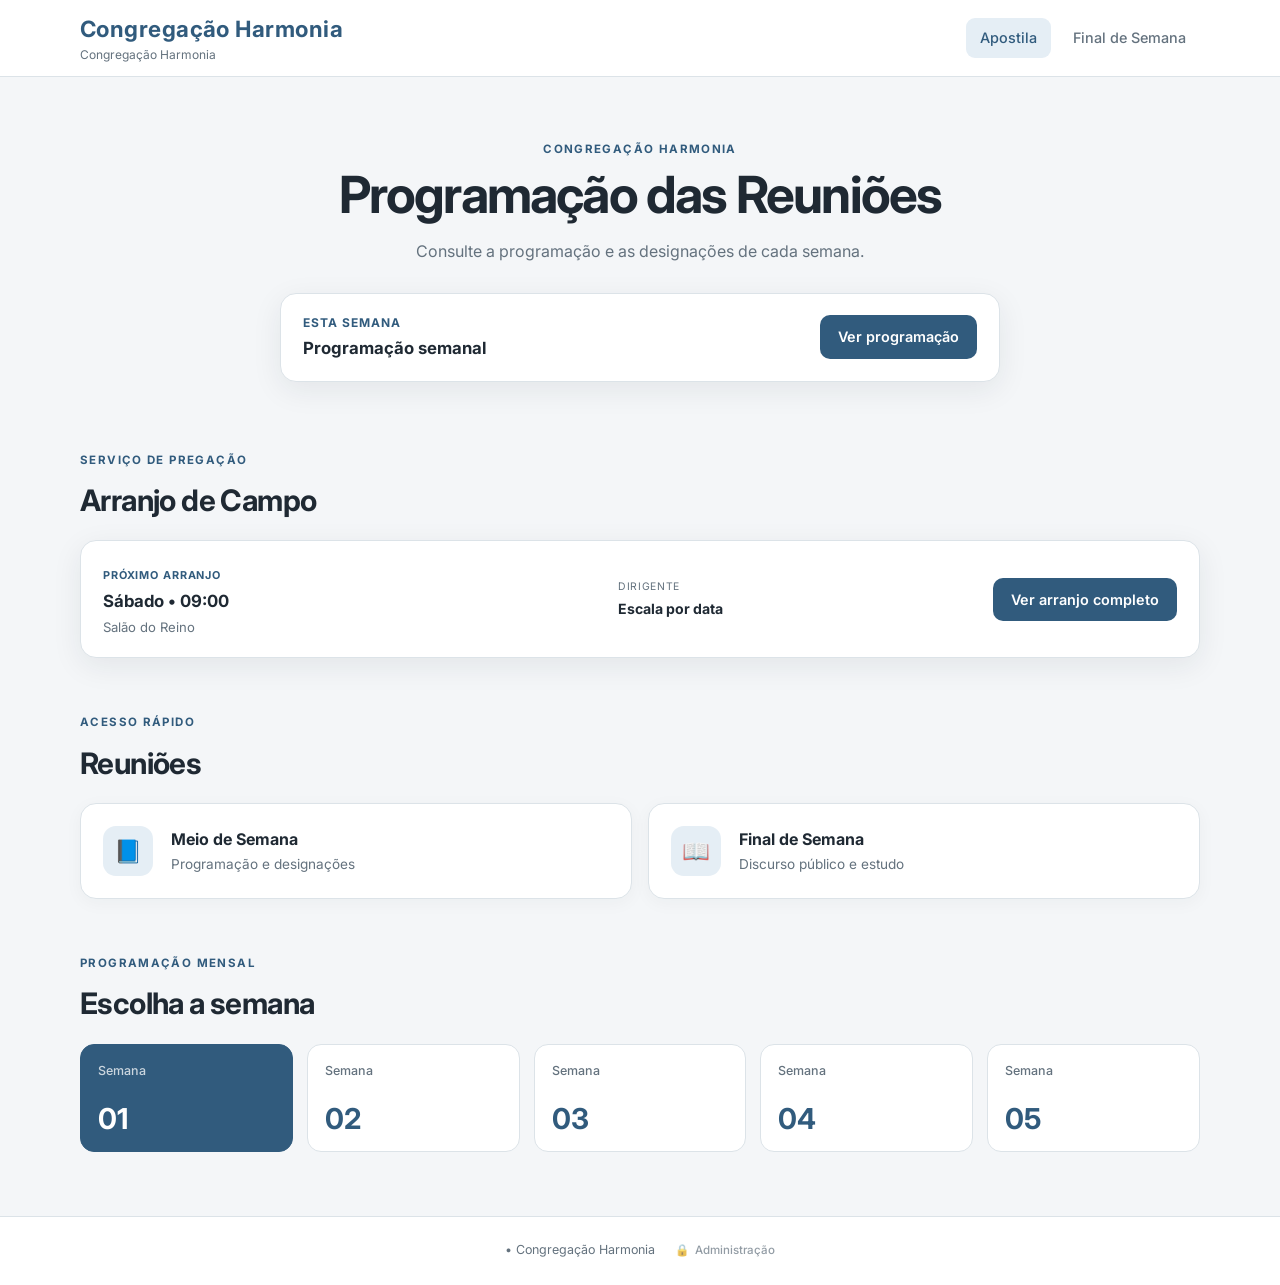
<file: index.html>
<!DOCTYPE html>
<html lang="pt-BR">
<head>
    <meta charset="UTF-8">
    <meta name="viewport" content="width=device-width, initial-scale=1.0">

    <meta
        name="description"
        content="Programação das reuniões e designações da Congregação Harmonia"
    >

    <link rel="stylesheet" href="style.css">

    <title>Congregação Harmonia | Congregação Harmonia</title>
</head>

<body>

    <header class="site-header">
        <div class="container header-content">

            <a href="index.html" class="brand" aria-label="Página inicial do Harmonia">
                <span class="brand-title">Congregação Harmonia</span>
                <span class="brand-subtitle">Congregação Harmonia</span>
            </a>

            <nav class="main-nav" aria-label="Navegação principal">
                <a href="index.html" class="active">
                    Apostila
                </a>

                <a href="finalsemana.html">
                    Final de Semana
                </a>
            </nav>

        </div>
    </header>


    <main>

        <!-- HERO -->
        <section class="hero">
            <div class="container hero-content">

                <p class="eyebrow">
                    Congregação Harmonia
                </p>

                <h1>
                    Programação das Reuniões
                </h1>

                <p class="hero-description">
                    Consulte a programação e as designações de cada semana.
                </p>


                <!-- ESTA SEMANA -->
                <div class="current-week-card">

                    <div>
                        <span class="card-label">
                            Esta semana
                        </span>

                        <strong>
                            Programação semanal
                        </strong>
                    </div>

                    <a
                        href="designacaoSemana01.html"
                        class="primary-action"
                    >
                        Ver programação
                    </a>

                </div>

            </div>
        </section>


        <!-- ARRANJO DE CAMPO -->
        <section class="field-service-section" data-arranjo-campo>
            <div class="container">

                <div class="section-heading">
                    <p class="eyebrow">
                        Serviço de Pregação
                    </p>

                    <h2>
                        Arranjo de Campo
                    </h2>
                </div>


                <div class="field-service-card">

                    <div class="field-service-main">

                        <span class="field-service-label">
                            Próximo arranjo
                        </span>

                        <h3>
                            <span data-arranjo="dia">
                                Carregando...
                            </span>

                            <span aria-hidden="true">
                                •
                            </span>

                            <span data-arranjo="horario">
                                —
                            </span>
                        </h3>

                        <p data-arranjo="local">
                            Carregando...
                        </p>

                    </div>


                    <div class="field-service-leader">

                        <span>
                            Dirigente
                        </span>

                        <strong data-arranjo="dirigente">
                            Carregando...
                        </strong>

                    </div>


                    <a
                        href="arranjo-campo.html"
                        class="primary-action"
                    >
                        Ver arranjo completo
                    </a>

                </div>

            </div>
        </section>


        <!-- ACESSO RÁPIDO -->
         <!-- ANÚNCIOS IMPORTANTES -->
<section
    class="announcements-section"
    data-anuncios
    hidden
>
    <div class="container">

        <div class="section-heading">

            <p class="eyebrow">
                Fique atento
            </p>

            <h2>
                Anúncios importantes
            </h2>

        </div>

        <div
            class="announcements-list"
            data-lista-anuncios
        >
            <!-- Preenchido pelo anuncios.js -->
        </div>

    </div>
</section>
        <section class="meetings-section">
            <div class="container">

                <div class="section-heading">
                    <p class="eyebrow">
                        Acesso rápido
                    </p>

                    <h2>
                        Reuniões
                    </h2>
                </div>


                <div class="meeting-grid">

                    <!-- MEIO DE SEMANA -->
                    <a
                        href="designacaoSemana01.html"
                        class="meeting-card"
                    >

                        <span
                            class="meeting-icon"
                            aria-hidden="true"
                        >
                            📘
                        </span>

                        <div>
                            <strong>
                                Meio de Semana
                            </strong>

                            <span>
                                Programação e designações
                            </span>
                        </div>

                    </a>


                    <!-- FINAL DE SEMANA -->
                    <a
                        href="finalsemana.html"
                        class="meeting-card"
                    >

                        <span
                            class="meeting-icon"
                            aria-hidden="true"
                        >
                            📖
                        </span>

                        <div>
                            <strong>
                                Final de Semana
                            </strong>

                            <span>
                                Discurso público e estudo
                            </span>
                        </div>

                    </a>

                </div>

            </div>
        </section>


        <!-- SEMANAS -->
        <section class="weeks-section">
            <div class="container">

                <div class="section-heading">
                    <p class="eyebrow">
                        Programação mensal
                    </p>

                    <h2>
                        Escolha a semana
                    </h2>
                </div>


                <div class="weeks-grid">

                    <a
                        href="designacaoSemana01.html"
                        class="week-card current"
                    >
                        <span>Semana</span>
                        <strong>01</strong>
                    </a>


                    <a
                        href="designacaoSemana02.html"
                        class="week-card"
                    >
                        <span>Semana</span>
                        <strong>02</strong>
                    </a>


                    <a
                        href="designacaoSemana03.html"
                        class="week-card"
                    >
                        <span>Semana</span>
                        <strong>03</strong>
                    </a>


                    <a
                        href="designacaoSemana04.html"
                        class="week-card"
                    >
                        <span>Semana</span>
                        <strong>04</strong>
                    </a>


                    <a
                        href="designacaoSemana05.html"
                        class="week-card"
                    >
                        <span>Semana</span>
                        <strong>05</strong>
                    </a>

                </div>

            </div>
        </section>

    </main>


    <footer class="site-footer">

    <div class="container footer-content">

        <p>
            • Congregação Harmonia
        </p>

        <a
            href="admin.html"
            class="admin-access-link"
            aria-label="Acessar painel administrativo"
        >
            <span aria-hidden="true">🔒</span>
            Administração
        </a>

    </div>

</footer>


    <script src="arranjo-campo.js"></script>
    <script src="anuncios.js"></script>

</body>
</html>
</file>
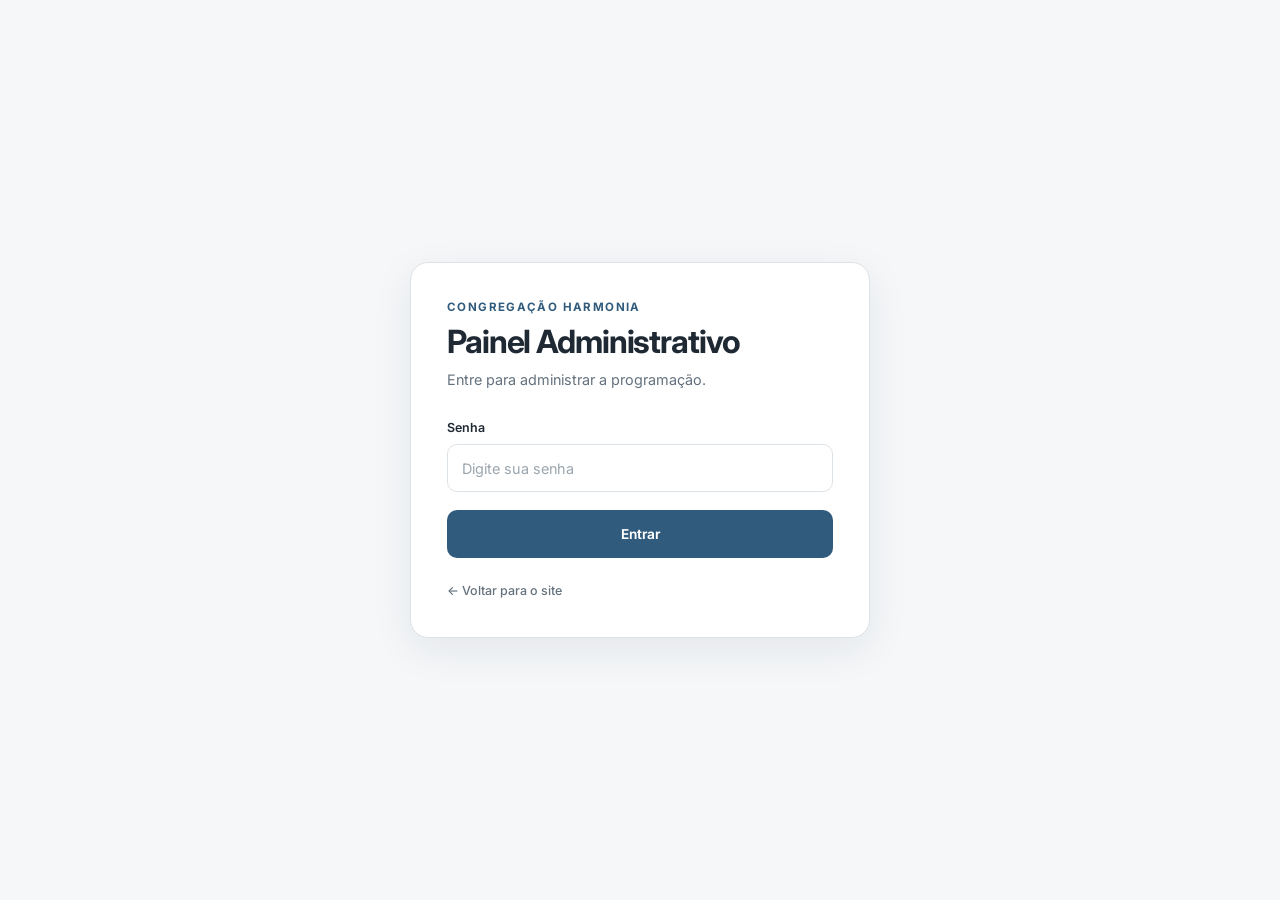
<file: admin.html>
<!DOCTYPE html>
<html lang="pt-BR">

<head>

    <meta charset="UTF-8">

    <meta
        name="viewport"
        content="width=device-width, initial-scale=1.0"
    >

    <meta
        name="description"
        content="Painel administrativo da Congregação Harmonia"
    >

    <link
        rel="stylesheet"
        href="style.css"
    >

    <link
        rel="stylesheet"
        href="admin.css"
    >

    <title>
        Painel Administrativo | Congregação Harmonia
    </title>

</head>


<body>


<main class="admin-page">


    <!-- ==================================================
         LOGIN
    =================================================== -->

    <section
        class="admin-login"
        data-admin-login
    >

        <div class="admin-login-card">


            <div class="admin-login-header">

                <p class="eyebrow">
                    Congregação Harmonia
                </p>

                <h1>
                    Painel Administrativo
                </h1>

                <p>
                    Entre para administrar a programação.
                </p>

            </div>


            <form
                class="admin-login-form"
                data-login-form
            >

                <div class="admin-field">

                    <label for="admin-password">
                        Senha
                    </label>

                    <input
                        type="password"
                        id="admin-password"
                        placeholder="Digite sua senha"
                        autocomplete="current-password"
                        required
                    >

                </div>


                <button
                    type="submit"
                    class="admin-primary-button"
                >
                    Entrar
                </button>


                <p
                    class="admin-login-error"
                    data-login-error
                    hidden
                >
                    Senha incorreta.
                </p>

            </form>


            <a
                href="index.html"
                class="admin-back-link"
            >
                ← Voltar para o site
            </a>


        </div>

    </section>



    <!-- ==================================================
         PAINEL ADMINISTRATIVO
    =================================================== -->

    <section
        class="admin-dashboard"
        data-admin-dashboard
        hidden
    >


        <!-- CABEÇALHO -->

        <header class="admin-header">

            <div>

                <p class="eyebrow">
                    Administração
                </p>

                <h1>
                    Congregação Harmonia
                </h1>

            </div>


            <button
                type="button"
                class="admin-logout-button"
                data-admin-logout
            >
                Sair
            </button>

        </header>



        <!-- ==================================================
             MENU PRINCIPAL
        =================================================== -->

        <div class="admin-content">


            <p class="eyebrow">
                Programação
            </p>


            <h2>
                O que deseja editar?
            </h2>


            <div class="admin-menu">


                <!-- MEIO DE SEMANA -->

                <button
                    type="button"
                    class="admin-menu-card"
                    data-admin-section="meio-semana"
                >

                    <strong>
                        Meio de Semana
                    </strong>

                    <span>
                        Semanas, partes e designações
                    </span>

                </button>



                <!-- FINAL DE SEMANA -->

                <button
                    type="button"
                    class="admin-menu-card"
                    data-admin-section="final-semana"
                >

                    <strong>
                        Final de Semana
                    </strong>

                    <span>
                        Discurso público e Sentinela
                    </span>

                </button>



                <!-- ARRANJO DE CAMPO -->

                <button
                    type="button"
                    class="admin-menu-card"
                    data-admin-section="arranjo-campo"
                >

                    <strong>
                        Arranjo de Campo
                    </strong>

                    <span>
                        Horários, dirigentes e displays
                    </span>

                </button>



                <!-- ANÚNCIOS -->

                <button
                    type="button"
                    class="admin-menu-card"
                    data-admin-section="anuncios"
                >

                    <strong>
                        Anúncios
                    </strong>

                    <span>
                        Avisos exibidos na página inicial
                    </span>

                </button>



                <!-- TERRITÓRIOS -->

                <button
                    type="button"
                    class="admin-menu-card"
                    data-admin-section="territorios"
                >

                    <strong>
                        Territórios
                    </strong>

                    <span>
                        Entregas, devoluções e histórico
                    </span>

                </button>


            </div>

        </div>



        <!-- ==================================================
             EDITOR DE ANÚNCIOS
        =================================================== -->

        <section
            class="admin-editor"
            data-editor-anuncios
            hidden
        >


            <div class="admin-editor-header">

                <div>

                    <p class="eyebrow">
                        Anúncios
                    </p>

                    <h2>
                        Editar anúncios
                    </h2>

                </div>


                <button
                    type="button"
                    class="admin-secondary-button"
                    data-voltar-menu
                >
                    Voltar
                </button>

            </div>



            <!-- LISTA -->

            <div
                class="admin-announcements-list"
                data-admin-anuncios-list
            >
                <!-- preenchido pelo JavaScript -->
            </div>



            <!-- ADICIONAR -->

            <button
                type="button"
                class="admin-secondary-button"
                data-adicionar-anuncio
            >
                + Adicionar anúncio
            </button>



            <!-- GERAR JSON -->

            <div class="admin-actions">

                <button
                    type="button"
                    class="admin-primary-button"
                    data-gerar-anuncios-json
                >
                    Gerar JSON
                </button>

            </div>



            <!-- RESULTADO JSON -->

            <div
                class="admin-json-result"
                data-json-result
                hidden
            >

                <label for="json-anuncios">
                    JSON gerado
                </label>


                <textarea
                    id="json-anuncios"
                    data-json-output
                    spellcheck="false"
                ></textarea>


                <div class="admin-actions">

                    <button
                        type="button"
                        class="admin-secondary-button"
                        data-copiar-json
                    >
                        Copiar JSON
                    </button>


                    <button
                        type="button"
                        class="admin-secondary-button"
                        data-baixar-json
                    >
                        Baixar anuncios.json
                    </button>

                </div>

            </div>


        </section>



        <!-- ==================================================
             EDITOR DE TERRITÓRIOS
        =================================================== -->

        <section
            class="admin-editor"
            data-editor-territorios
            hidden
        >


            <div class="admin-editor-header">

                <div>

                    <p class="eyebrow">
                        Territórios
                    </p>

                    <h2>
                        Controle de Territórios
                    </h2>

                </div>


                <button
                    type="button"
                    class="admin-secondary-button"
                    data-voltar-territorios
                >
                    Voltar
                </button>

            </div>



            <!-- RESUMO -->

            <div class="admin-territory-summary">


                <article>

                    <span>
                        Total
                    </span>

                    <strong
                        data-admin-territory-summary="total"
                    >
                        —
                    </strong>

                </article>


                <article>

                    <span>
                        Disponíveis
                    </span>

                    <strong
                        data-admin-territory-summary="disponiveis"
                    >
                        —
                    </strong>

                </article>


                <article>

                    <span>
                        Em uso
                    </span>

                    <strong
                        data-admin-territory-summary="emUso"
                    >
                        —
                    </strong>

                </article>


                <article>

                    <span>
                        Atenção
                    </span>

                    <strong
                        data-admin-territory-summary="atencao"
                    >
                        —
                    </strong>

                </article>


            </div>



            <!-- PESQUISA -->

            <div class="admin-form-group">

                <label for="admin-territory-search">
                    Pesquisar território
                </label>

                <input
                    type="search"
                    id="admin-territory-search"
                    data-admin-territory-search
                    placeholder="Número, nome, região ou dirigente"
                >

            </div>



            <!-- LISTA -->

            <div
                class="admin-territory-list"
                data-admin-territory-list
            >
                <!-- preenchido pelo JavaScript -->
            </div>



            <!-- AÇÕES -->

            <div class="admin-actions">


                <button
                    type="button"
                    class="admin-secondary-button"
                    data-admin-add-territory
                >
                    + Cadastrar território
                </button>


                <button
                    type="button"
                    class="admin-primary-button"
                    data-admin-generate-territories-json
                >
                    Gerar JSON
                </button>


            </div>



            <!-- JSON TERRITÓRIOS -->

            <div
                class="admin-json-result"
                data-admin-territories-json-result
                hidden
            >

                <label for="admin-territories-json">
                    JSON gerado
                </label>


                <textarea
                    id="admin-territories-json"
                    data-admin-territories-json-output
                    spellcheck="false"
                ></textarea>


                <div class="admin-actions">


                    <button
                        type="button"
                        class="admin-secondary-button"
                        data-admin-copy-territories-json
                    >
                        Copiar JSON
                    </button>


                    <button
                        type="button"
                        class="admin-secondary-button"
                        data-admin-download-territories-json
                    >
                        Baixar territorios.json
                    </button>


                </div>

            </div>


        </section>



        <!-- ==================================================
             MODAL - NOVO TERRITÓRIO
        =================================================== -->

        <div
            class="admin-modal"
            data-admin-territory-create-modal
            hidden
        >


            <div
                class="admin-modal-backdrop"
                data-admin-modal-close
            ></div>


            <section
                class="admin-modal-card"
                role="dialog"
                aria-modal="true"
                aria-labelledby="admin-create-territory-title"
            >


                <header class="admin-modal-header">


                    <div>

                        <p class="eyebrow">
                            Territórios
                        </p>

                        <h2 id="admin-create-territory-title">
                            Novo território
                        </h2>

                    </div>


                    <button
                        type="button"
                        class="admin-modal-close"
                        data-admin-modal-close
                        aria-label="Fechar"
                    >
                        ×
                    </button>


                </header>



                <form
                    class="admin-modal-form"
                    data-admin-territory-create-form
                >


                    <div class="admin-form-group">

                        <label for="admin-territory-number">
                            Número
                        </label>

                        <input
                            type="number"
                            id="admin-territory-number"
                            data-admin-territory-number
                            min="1"
                            required
                        >

                    </div>



                    <div class="admin-form-group">

                        <label for="admin-territory-name">
                            Nome
                        </label>

                        <input
                            type="text"
                            id="admin-territory-name"
                            data-admin-territory-name
                            placeholder="Ex.: Território 04"
                            required
                        >

                    </div>



                    <div class="admin-form-group">

                        <label for="admin-territory-region">
                            Região
                        </label>

                        <input
                            type="text"
                            id="admin-territory-region"
                            data-admin-territory-region
                            placeholder="Ex.: Centro, Jardim..."
                        >

                    </div>



                    <div class="admin-form-group">

                        <label for="admin-territory-observation">
                            Observações
                        </label>

                        <textarea
                            id="admin-territory-observation"
                            data-admin-territory-observation
                            placeholder="Opcional"
                        ></textarea>

                    </div>



                    <div class="admin-modal-actions">


                        <button
                            type="button"
                            class="admin-secondary-button"
                            data-admin-modal-close
                        >
                            Cancelar
                        </button>


                        <button
                            type="submit"
                            class="admin-primary-button"
                        >
                            Cadastrar território
                        </button>


                    </div>


                </form>


            </section>

        </div>



        <!-- ==================================================
             MODAL - ENTREGA
        =================================================== -->

        <div
            class="admin-modal"
            data-admin-territory-delivery-modal
            hidden
        >


            <div
                class="admin-modal-backdrop"
                data-admin-modal-close
            ></div>


            <section
                class="admin-modal-card"
                role="dialog"
                aria-modal="true"
                aria-labelledby="admin-delivery-title"
            >


                <header class="admin-modal-header">


                    <div>

                        <p class="eyebrow">
                            Territórios
                        </p>

                        <h2 id="admin-delivery-title">
                            Entregar território
                        </h2>

                    </div>


                    <button
                        type="button"
                        class="admin-modal-close"
                        data-admin-modal-close
                        aria-label="Fechar"
                    >
                        ×
                    </button>


                </header>



                <form
                    class="admin-modal-form"
                    data-admin-territory-delivery-form
                >


                    <input
                        type="hidden"
                        data-admin-delivery-id
                    >



                    <div class="admin-modal-info">

                        <span>
                            Território
                        </span>

                        <strong data-admin-delivery-territory>
                            —
                        </strong>

                    </div>



                    <div class="admin-form-group">

                        <label for="admin-delivery-leader">
                            Dirigente
                        </label>

                        <input
                            type="text"
                            id="admin-delivery-leader"
                            data-admin-delivery-leader
                            placeholder="Nome do dirigente"
                            required
                        >

                    </div>



                    <div class="admin-form-group">

                        <label for="admin-delivery-date">
                            Data da entrega
                        </label>

                        <input
                            type="date"
                            id="admin-delivery-date"
                            data-admin-delivery-date
                            required
                        >

                    </div>



                    <div class="admin-form-group">

                        <label for="admin-delivery-note">
                            Observação
                        </label>

                        <textarea
                            id="admin-delivery-note"
                            data-admin-delivery-note
                            placeholder="Opcional"
                        ></textarea>

                    </div>



                    <div class="admin-modal-actions">


                        <button
                            type="button"
                            class="admin-secondary-button"
                            data-admin-modal-close
                        >
                            Cancelar
                        </button>


                        <button
                            type="submit"
                            class="admin-primary-button"
                        >
                            Confirmar entrega
                        </button>


                    </div>


                </form>


            </section>

        </div>



        <!-- ==================================================
             MODAL - DEVOLUÇÃO
        =================================================== -->

        <div
            class="admin-modal"
            data-admin-territory-return-modal
            hidden
        >


            <div
                class="admin-modal-backdrop"
                data-admin-modal-close
            ></div>


            <section
                class="admin-modal-card"
                role="dialog"
                aria-modal="true"
                aria-labelledby="admin-return-title"
            >


                <header class="admin-modal-header">


                    <div>

                        <p class="eyebrow">
                            Territórios
                        </p>

                        <h2 id="admin-return-title">
                            Devolver território
                        </h2>

                    </div>


                    <button
                        type="button"
                        class="admin-modal-close"
                        data-admin-modal-close
                        aria-label="Fechar"
                    >
                        ×
                    </button>


                </header>



                <form
                    class="admin-modal-form"
                    data-admin-territory-return-form
                >


                    <input
                        type="hidden"
                        data-admin-return-id
                    >



                    <div class="admin-return-summary">


                        <div>

                            <span>
                                Território
                            </span>

                            <strong data-admin-return-territory>
                                —
                            </strong>

                        </div>


                        <div>

                            <span>
                                Dirigente
                            </span>

                            <strong data-admin-return-leader>
                                —
                            </strong>

                        </div>


                        <div>

                            <span>
                                Entregue em
                            </span>

                            <strong data-admin-return-delivery-date>
                                —
                            </strong>

                        </div>


                        <div>

                            <span>
                                Tempo em uso
                            </span>

                            <strong data-admin-return-days>
                                —
                            </strong>

                        </div>


                    </div>



                    <div class="admin-form-group">

                        <label for="admin-return-date">
                            Data da devolução
                        </label>

                        <input
                            type="date"
                            id="admin-return-date"
                            data-admin-return-date
                            required
                        >

                    </div>



                    <div class="admin-form-group">

                        <label for="admin-return-note">
                            Observação
                        </label>

                        <textarea
                            id="admin-return-note"
                            data-admin-return-note
                            placeholder="Opcional"
                        ></textarea>

                    </div>



                    <div class="admin-modal-actions">


                        <button
                            type="button"
                            class="admin-secondary-button"
                            data-admin-modal-close
                        >
                            Cancelar
                        </button>


                        <button
                            type="submit"
                            class="admin-primary-button"
                        >
                            Confirmar devolução
                        </button>


                    </div>


                </form>


            </section>

        </div>



        <!-- ==================================================
             MODAL - HISTÓRICO
        =================================================== -->

        <div
            class="admin-modal"
            data-admin-territory-history-modal
            hidden
        >


            <div
                class="admin-modal-backdrop"
                data-admin-modal-close
            ></div>


            <section
                class="admin-modal-card admin-history-modal-card"
                role="dialog"
                aria-modal="true"
                aria-labelledby="admin-history-title"
            >


                <header class="admin-modal-header">


                    <div>

                        <p class="eyebrow">
                            Territórios
                        </p>

                        <h2 id="admin-history-title">
                            Histórico
                        </h2>

                        <p
                            class="admin-history-subtitle"
                            data-admin-history-territory
                        >
                            —
                        </p>

                    </div>


                    <button
                        type="button"
                        class="admin-modal-close"
                        data-admin-modal-close
                        aria-label="Fechar"
                    >
                        ×
                    </button>


                </header>



                <div
                    class="admin-history-list"
                    data-admin-history-list
                >
                    <!-- preenchido pelo JavaScript -->
                </div>


            </section>

        </div>



        <!-- ==================================================
             RODAPÉ
        =================================================== -->

        <footer class="admin-footer">

            <a href="index.html">
                Ver site
            </a>

        </footer>


    </section>


</main>


<script src="admin.js"></script>


</body>

</html>
</file>
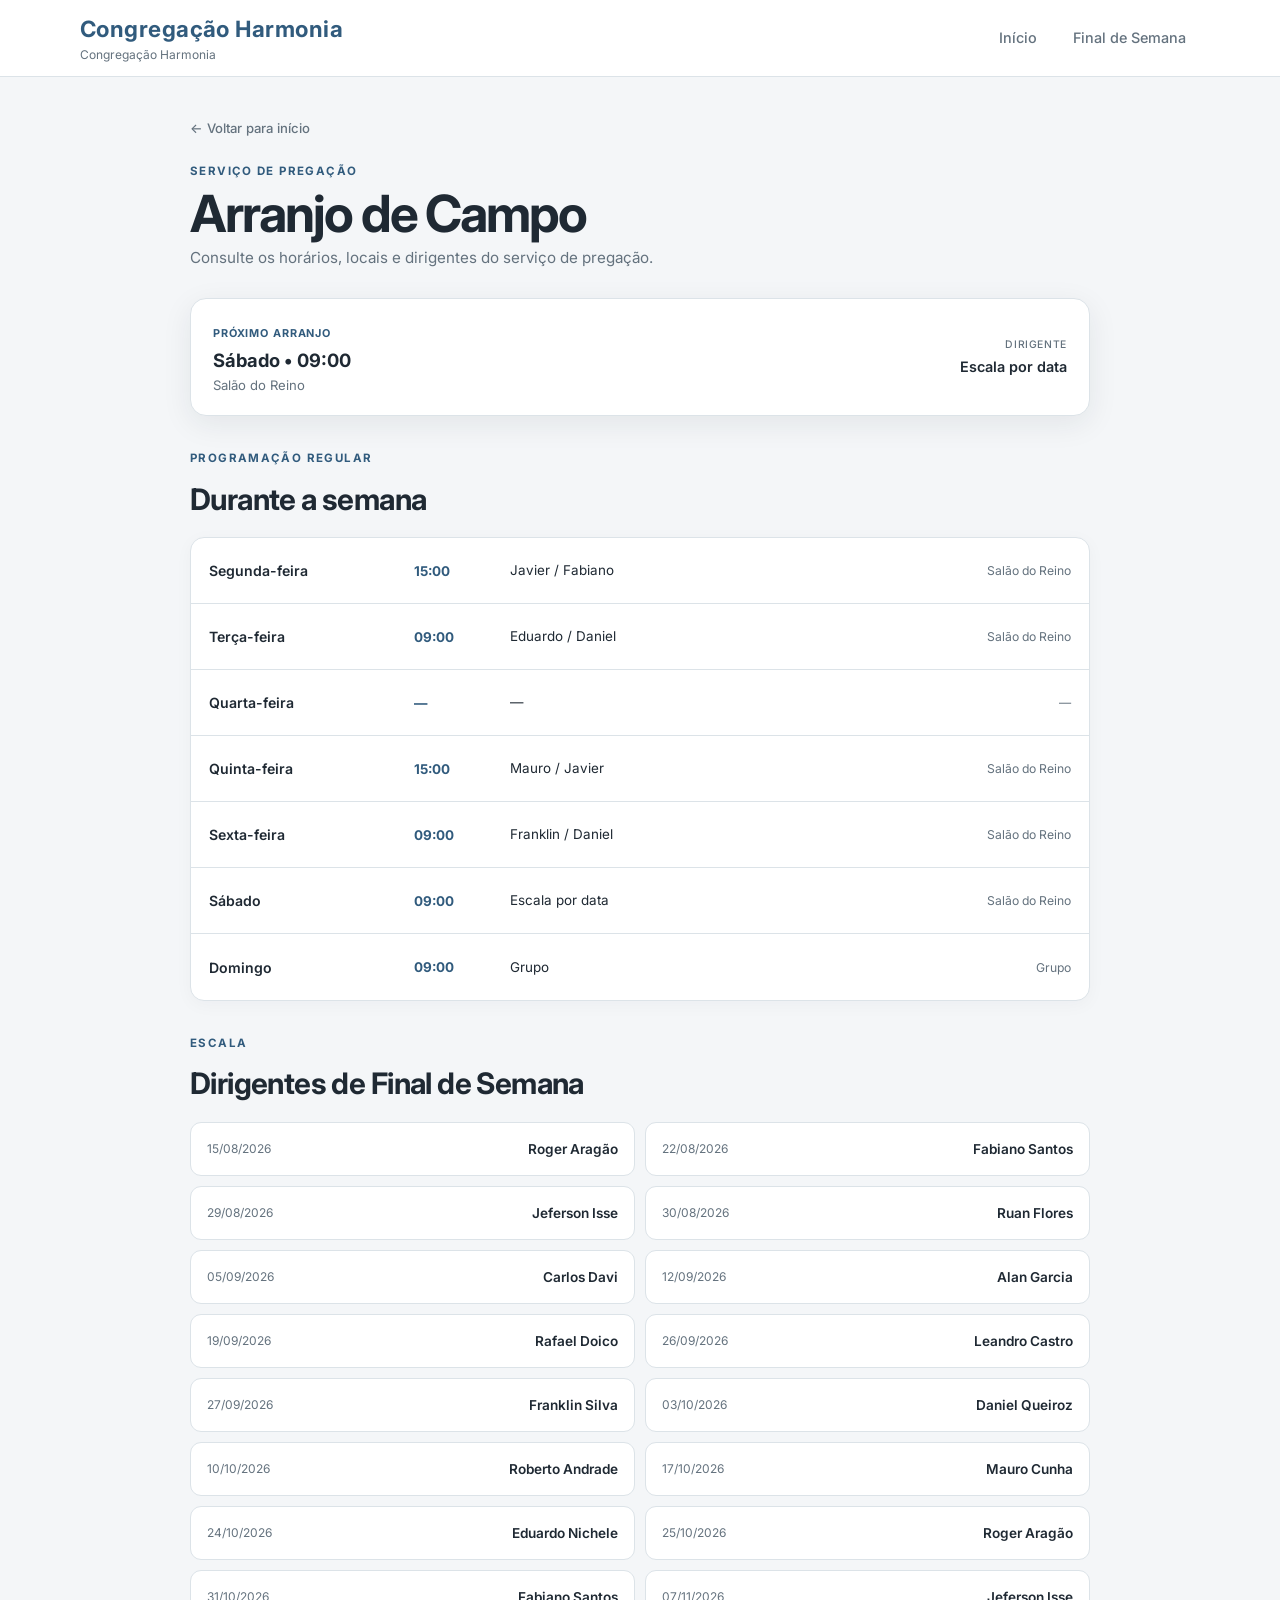
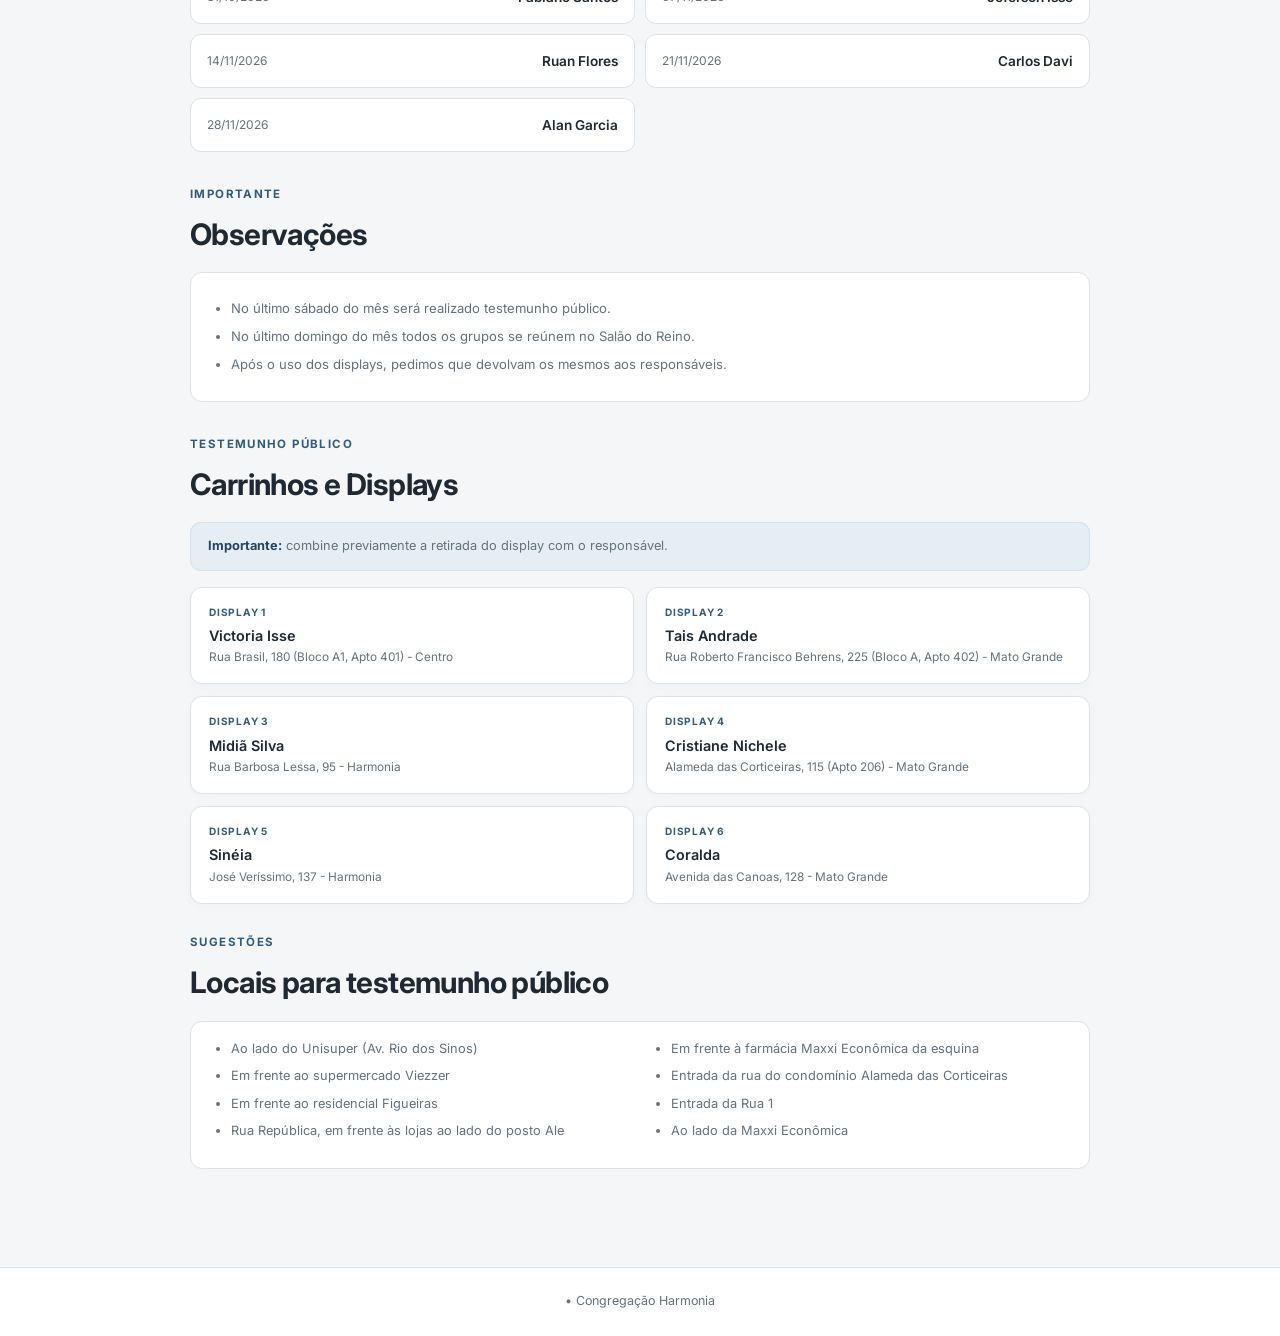
<file: arranjo-campo.html>
<!DOCTYPE html>
<html lang="pt-BR">
<head>
    <meta charset="UTF-8">
    <meta name="viewport" content="width=device-width, initial-scale=1.0">

    <meta
        name="description"
        content="Arranjo de Campo da Congregação Harmonia"
    >

    <link rel="stylesheet" href="style.css">
    <link rel="stylesheet" href="arranjo-campo.css">

    <title>Arranjo de Campo | Congregação Harmonia</title>
</head>

<body>

    <header class="site-header">
        <div class="container header-content">

            <a href="index.html" class="brand">
                <span class="brand-title">Congregação Harmonia</span>
                <span class="brand-subtitle">Congregação Harmonia</span>
            </a>

            <nav class="main-nav" aria-label="Navegação principal">
                <a href="index.html">Início</a>
                <a href="finalsemana.html">Final de Semana</a>
            </nav>

        </div>
    </header>


    <main class="field-page">

        <div class="container field-container">

            <!-- ========================================
                 CABEÇALHO
            ========================================= -->

            <section class="field-hero">

                <a href="index.html" class="back-link">
                    ← Voltar para início
                </a>

                <p class="eyebrow">
                    Serviço de Pregação
                </p>

                <h1>
                    Arranjo de Campo
                </h1>

                <p class="field-description">
                    Consulte os horários, locais e dirigentes do serviço de pregação.
                </p>

            </section>


            <!-- ========================================
                 PRÓXIMO ARRANJO
            ========================================= -->

            <section
                class="next-field-card"
                data-proximo-arranjo
            >

                <div>

                    <span class="field-label">
                        Próximo arranjo
                    </span>

                    <h2>
                        <span data-campo="proximoDia">
                            Carregando...
                        </span>

                        <span aria-hidden="true">
                            •
                        </span>

                        <span data-campo="proximoHorario">
                            —
                        </span>
                    </h2>

                    <p data-campo="proximoLocal">
                        Carregando...
                    </p>

                </div>


                <div class="next-field-leader">

                    <span>
                        Dirigente
                    </span>

                    <strong data-campo="proximoDirigente">
                        Carregando...
                    </strong>

                </div>

            </section>


            <!-- ========================================
                 PROGRAMAÇÃO SEMANAL
            ========================================= -->

            <section class="field-section">

                <div class="section-heading">

                    <p class="eyebrow">
                        Programação regular
                    </p>

                    <h2>
                        Durante a semana
                    </h2>

                </div>


                <div
                    class="field-schedule"
                    data-programacao-semanal
                >
                    <!-- Preenchido pelo JavaScript -->
                </div>

            </section>


            <!-- ========================================
                 DIRIGENTES DE FINAL DE SEMANA
            ========================================= -->

            <section class="field-section">

                <div class="section-heading">

                    <p class="eyebrow">
                        Escala
                    </p>

                    <h2>
                        Dirigentes de Final de Semana
                    </h2>

                </div>


                <div
                    class="weekend-leaders-list"
                    data-dirigentes-fim-semana
                >
                    <!-- Preenchido pelo JavaScript -->
                </div>

            </section>


            <!-- ========================================
                 OBSERVAÇÕES
            ========================================= -->

            <section class="field-section">

                <div class="section-heading">

                    <p class="eyebrow">
                        Importante
                    </p>

                    <h2>
                        Observações
                    </h2>

                </div>


                <div class="field-notes">

                    <ul data-observacoes>
                        <!-- Preenchido pelo JavaScript -->
                    </ul>

                </div>

            </section>


            <!-- ========================================
                 CARRINHOS E DISPLAYS
            ========================================= -->

            <section class="field-section">

                <div class="section-heading">

                    <p class="eyebrow">
                        Testemunho público
                    </p>

                    <h2>
                        Carrinhos e Displays
                    </h2>

                </div>


                <!-- AVISO -->
                <div class="field-info-message">

                    <p>
                        <strong>Importante:</strong>
                        combine previamente a retirada do display
                        com o responsável.
                    </p>

                </div>


                <!-- DISPLAYS -->
                <div
                    class="display-grid"
                    data-displays
                >
                    <!-- Preenchido pelo JavaScript -->
                </div>


                <!-- ====================================
                     LOCAIS SUGERIDOS
                ===================================== -->

                <div class="field-locations-section">

                    <div class="section-heading">

                        <p class="eyebrow">
                            Sugestões
                        </p>

                        <h2>
                            Locais para testemunho público
                        </h2>

                    </div>


                    <div class="field-locations-card">

                        <ul data-locais-sugeridos>
                            <!-- Preenchido pelo JavaScript -->
                        </ul>

                    </div>

                </div>

            </section>

        </div>

    </main>


    <!-- ========================================
         RODAPÉ
    ========================================= -->

    <footer class="site-footer">

        <div class="container">

            <p>
                • Congregação Harmonia
            </p>

        </div>

    </footer>


    <script src="arranjo-campo-pagina.js"></script>

</body>
</html>
</file>
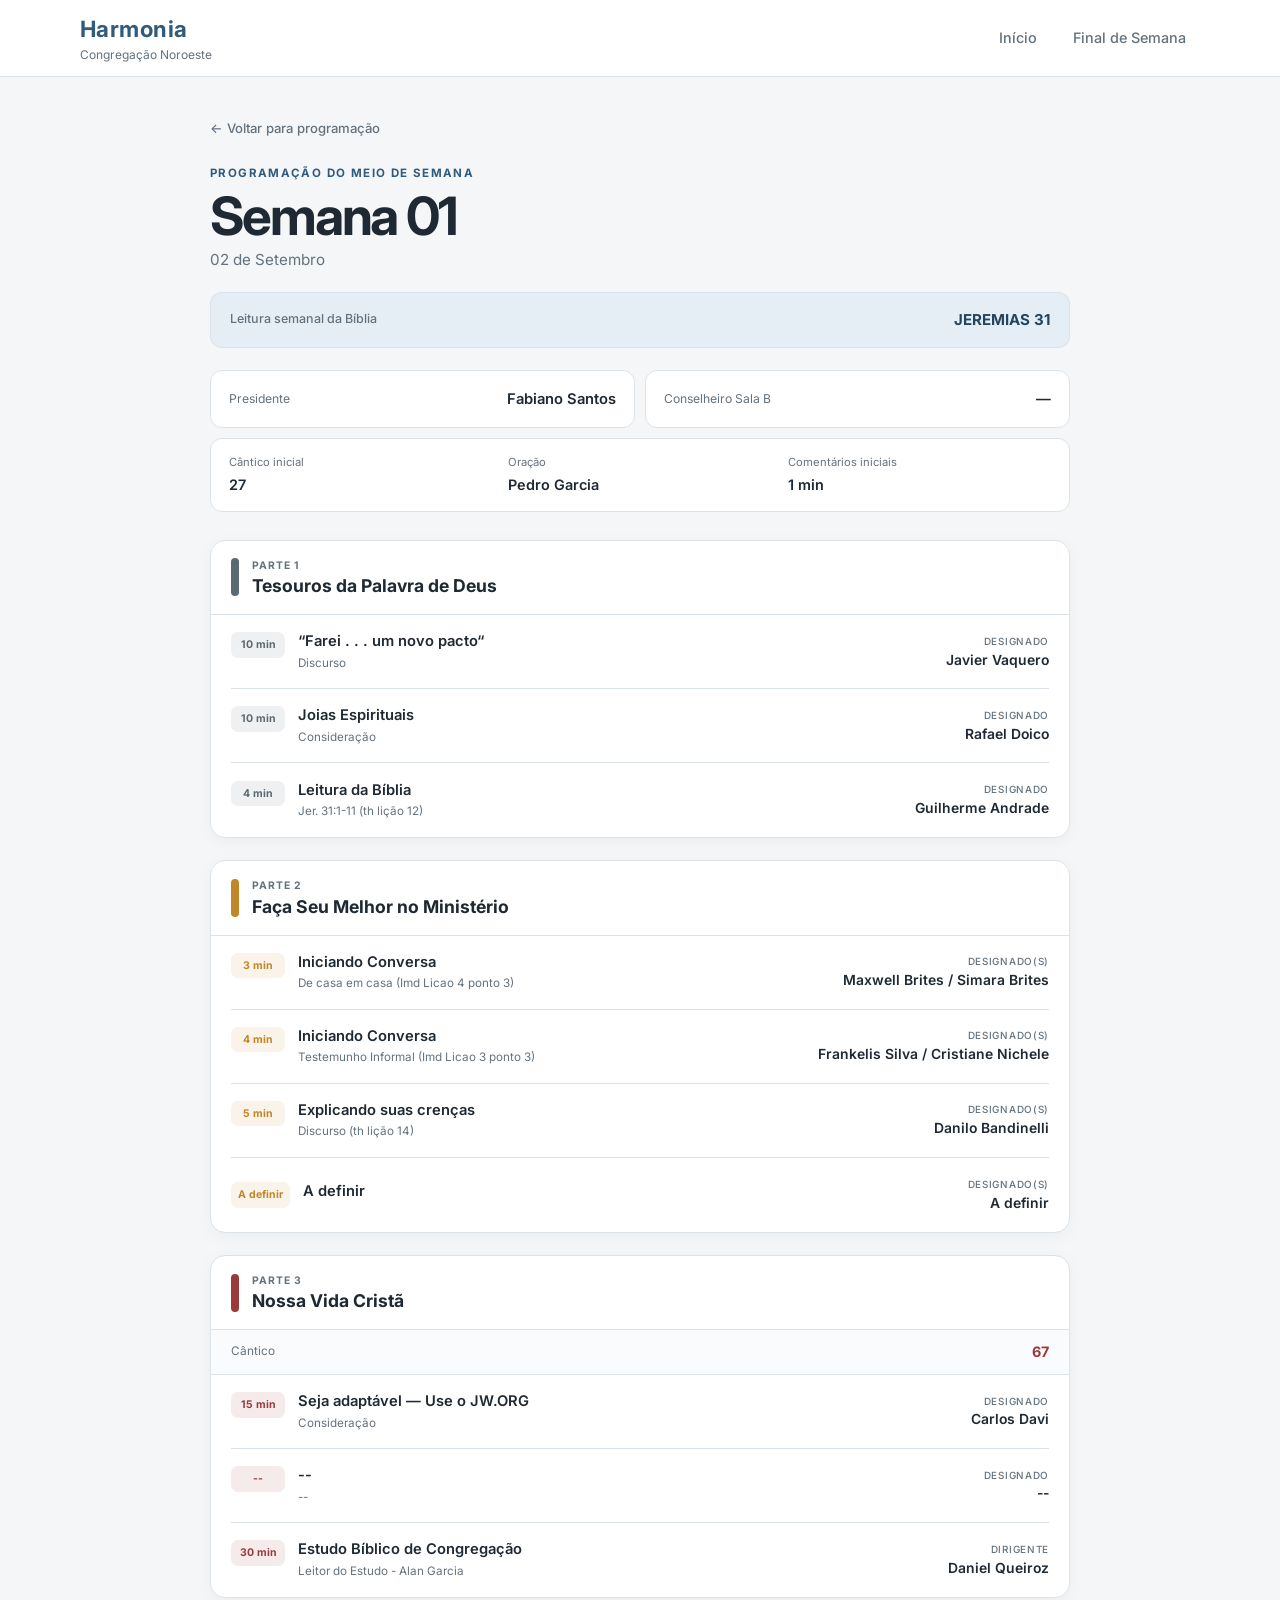
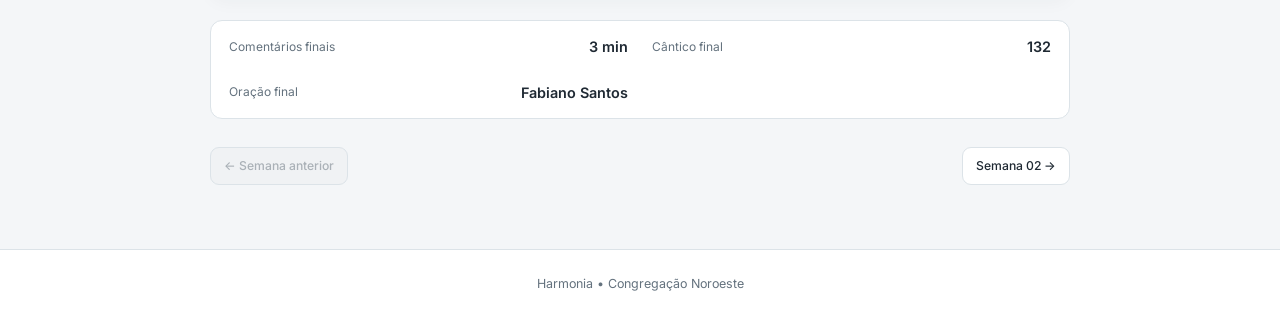
<file: designacaoSemana01.html>
<!DOCTYPE html>
<html lang="pt-BR">

<head>
    <meta charset="UTF-8">
    <meta name="viewport" content="width=device-width, initial-scale=1.0">

    <meta
        name="description"
        content="Programação da Semana 01 — Congregação Noroeste"
    >

    <link rel="stylesheet" href="style.css">
    <link rel="stylesheet" href="programacao.css">

    <title>Semana 01 | Harmonia</title>
</head>

<body>

    <header class="site-header">
        <div class="container header-content">

            <a href="index.html" class="brand">
                <span class="brand-title">Harmonia</span>
                <span class="brand-subtitle">Congregação Noroeste</span>
            </a>

            <nav class="main-nav" aria-label="Navegação principal">
                <a href="index.html">Início</a>
                <a href="finalsemana.html">Final de Semana</a>
            </nav>

        </div>
    </header>


    <main class="meeting-page" data-week="1">

        <div class="container meeting-container">

            <!-- ========================================
                 CABEÇALHO DA SEMANA
            ========================================= -->

            <section class="meeting-hero">

                <a href="index.html" class="back-link">
                    ← Voltar para programação
                </a>

                <p class="eyebrow">
                    Programação do meio de semana
                </p>

                <h1>Semana 01</h1>

                <p
                    class="meeting-period"
                    data-field="periodo"
                >
                    Carregando...
                </p>


                <div class="weekly-reading">

                    <span>
                        Leitura semanal da Bíblia
                    </span>

                    <strong data-field="leituraBiblica">
                        Carregando...
                    </strong>

                </div>

            </section>


            <!-- ========================================
                 RESPONSÁVEIS
            ========================================= -->

            <section class="meeting-info-grid">

                <div class="info-card">

                    <span>
                        Presidente
                    </span>

                    <strong data-field="presidente">
                        —
                    </strong>

                </div>


                <div class="info-card">

                    <span>
                        Conselheiro Sala B
                    </span>

                    <strong data-field="conselheiro">
                        —
                    </strong>

                </div>

            </section>


            <!-- ========================================
                 ABERTURA
            ========================================= -->

            <section class="meeting-opening">

                <div class="opening-item">

                    <span class="opening-label">
                        Cântico inicial
                    </span>

                    <strong data-field="canticoInicial">
                        —
                    </strong>

                </div>


                <div class="opening-item">

                    <span class="opening-label">
                        Oração
                    </span>

                    <strong data-field="oracaoInicial">
                        —
                    </strong>

                </div>


                <div class="opening-item">

                    <span class="opening-label">
                        Comentários iniciais
                    </span>

                    <strong data-field="comentariosIniciais">
                        —
                    </strong>

                </div>

            </section>


            <!-- ========================================
                 TESOUROS DA PALAVRA DE DEUS
            ========================================= -->

            <section class="program-section treasures">

                <header class="program-section-header">

                    <span class="section-dot"></span>

                    <div>
                        <p>Parte 1</p>
                        <h2>Tesouros da Palavra de Deus</h2>
                    </div>

                </header>


                <div class="program-list">

                    <!-- Tesouros 1 -->

                    <article class="program-item">

                        <div class="program-main">

                            <span
                                class="program-time"
                                data-field="tesouros1Tempo"
                            >
                                —
                            </span>

                            <div>

                                <h3 data-field="tesouros1Titulo">
                                    Carregando...
                                </h3>

                                <p data-field="tesouros1Subtitulo">
                                    —
                                </p>

                            </div>

                        </div>


                        <div class="assignment">

                            <span>
                                Designado
                            </span>

                            <strong data-field="tesouros1Designado">
                                —
                            </strong>

                        </div>

                    </article>


                    <!-- Tesouros 2 -->

                    <article class="program-item">

                        <div class="program-main">

                            <span
                                class="program-time"
                                data-field="tesouros2Tempo"
                            >
                                —
                            </span>

                            <div>

                                <h3 data-field="tesouros2Titulo">
                                    Carregando...
                                </h3>

                                <p data-field="tesouros2Subtitulo">
                                    —
                                </p>

                            </div>

                        </div>


                        <div class="assignment">

                            <span>
                                Designado
                            </span>

                            <strong data-field="tesouros2Designado">
                                —
                            </strong>

                        </div>

                    </article>


                    <!-- Tesouros 3 -->

                    <article class="program-item">

                        <div class="program-main">

                            <span
                                class="program-time"
                                data-field="tesouros3Tempo"
                            >
                                —
                            </span>

                            <div>

                                <h3 data-field="tesouros3Titulo">
                                    Carregando...
                                </h3>

                                <p data-field="tesouros3Subtitulo">
                                    —
                                </p>

                            </div>

                        </div>


                        <div class="assignment">

                            <span>
                                Designado
                            </span>

                            <strong data-field="tesouros3Designado">
                                —
                            </strong>

                        </div>

                    </article>

                </div>

            </section>


            <!-- ========================================
                 FAÇA SEU MELHOR NO MINISTÉRIO
            ========================================= -->

            <section class="program-section ministry">

                <header class="program-section-header">

                    <span class="section-dot"></span>

                    <div>
                        <p>Parte 2</p>
                        <h2>Faça Seu Melhor no Ministério</h2>
                    </div>

                </header>


                <div class="program-list">

                    <!-- Ministério 1 -->

                    <article class="program-item">

                        <div class="program-main">

                            <span
                                class="program-time"
                                data-field="ministerio1Tempo"
                            >
                                —
                            </span>

                            <div>

                                <h3 data-field="ministerio1Titulo">
                                    Carregando...
                                </h3>

                                <p data-field="ministerio1Subtitulo">
                                    —
                                </p>

                            </div>

                        </div>


                        <div class="assignment">

                            <span>
                                Designado(s)
                            </span>

                            <strong data-field="ministerio1Designado">
                                —
                            </strong>

                        </div>

                    </article>


                    <!-- Ministério 2 -->

                    <article class="program-item">

                        <div class="program-main">

                            <span
                                class="program-time"
                                data-field="ministerio2Tempo"
                            >
                                —
                            </span>

                            <div>

                                <h3 data-field="ministerio2Titulo">
                                    Carregando...
                                </h3>

                                <p data-field="ministerio2Subtitulo">
                                    —
                                </p>

                            </div>

                        </div>


                        <div class="assignment">

                            <span>
                                Designado(s)
                            </span>

                            <strong data-field="ministerio2Designado">
                                —
                            </strong>

                        </div>

                    </article>


                    <!-- Ministério 3 -->

                    <article class="program-item">

                        <div class="program-main">

                            <span
                                class="program-time"
                                data-field="ministerio3Tempo"
                            >
                                —
                            </span>

                            <div>

                                <h3 data-field="ministerio3Titulo">
                                    Carregando...
                                </h3>

                                <p data-field="ministerio3Subtitulo">
                                    —
                                </p>

                            </div>

                        </div>


                        <div class="assignment">

                            <span>
                                Designado(s)
                            </span>

                            <strong data-field="ministerio3Designado">
                                —
                            </strong>

                        </div>

                    </article>


                    <!-- Ministério 4 -->

                    <article class="program-item">

                        <div class="program-main">

                            <span
                                class="program-time"
                                data-field="ministerio4Tempo"
                            >
                                —
                            </span>

                            <div>

                                <h3 data-field="ministerio4Titulo">
                                    Carregando...
                                </h3>

                                <p data-field="ministerio4Subtitulo">
                                    —
                                </p>

                            </div>

                        </div>


                        <div class="assignment">

                            <span>
                                Designado(s)
                            </span>

                            <strong data-field="ministerio4Designado">
                                —
                            </strong>

                        </div>

                    </article>

                </div>

            </section>


            <!-- ========================================
                 NOSSA VIDA CRISTÃ
            ========================================= -->

            <section class="program-section christian-life">

                <header class="program-section-header">

                    <span class="section-dot"></span>

                    <div>
                        <p>Parte 3</p>
                        <h2>Nossa Vida Cristã</h2>
                    </div>

                </header>


                <div class="section-song">

                    <span>
                        Cântico
                    </span>

                    <strong data-field="canticoVidaCrista">
                        —
                    </strong>

                </div>


                <div class="program-list">

                    <!-- Vida Cristã 1 -->

                    <article class="program-item">

                        <div class="program-main">

                            <span
                                class="program-time"
                                data-field="vidaCrista1Tempo"
                            >
                                —
                            </span>

                            <div>

                                <h3 data-field="vidaCrista1Titulo">
                                    Carregando...
                                </h3>

                                <p data-field="vidaCrista1Subtitulo">
                                    —
                                </p>

                            </div>

                        </div>


                        <div class="assignment">

                            <span>
                                Designado
                            </span>

                            <strong data-field="vidaCrista1Designado">
                                —
                            </strong>

                        </div>

                    </article>


                    <!-- Vida Cristã 2 -->

                    <article class="program-item">

                        <div class="program-main">

                            <span
                                class="program-time"
                                data-field="vidaCrista2Tempo"
                            >
                                —
                            </span>

                            <div>

                                <h3 data-field="vidaCrista2Titulo">
                                    Carregando...
                                </h3>

                                <p data-field="vidaCrista2Subtitulo">
                                    —
                                </p>

                            </div>

                        </div>


                        <div class="assignment">

                            <span>
                                Designado
                            </span>

                            <strong data-field="vidaCrista2Designado">
                                —
                            </strong>

                        </div>

                    </article>


                    <!-- Vida Cristã 3 -->

                    <article class="program-item">

                        <div class="program-main">

                            <span
                                class="program-time"
                                data-field="vidaCrista3Tempo"
                            >
                                —
                            </span>

                            <div>

                                <h3 data-field="vidaCrista3Titulo">
                                    Carregando...
                                </h3>

                                <p data-field="vidaCrista3Subtitulo">
                                    —
                                </p>

                            </div>

                        </div>


                        <div class="assignment">

                            <span>
                                Dirigente
                            </span>

                            <strong data-field="vidaCrista3Designado">
                                —
                            </strong>

                        </div>

                    </article>

                </div>

            </section>


            <!-- ========================================
                 ENCERRAMENTO
            ========================================= -->

            <section class="meeting-closing">

                <div>

                    <span>
                        Comentários finais
                    </span>

                    <strong data-field="comentariosFinais">
                        —
                    </strong>

                </div>


                <div>

                    <span>
                        Cântico final
                    </span>

                    <strong data-field="canticoFinal">
                        —
                    </strong>

                </div>


                <div>

                    <span>
                        Oração final
                    </span>

                    <strong data-field="oracaoFinal">
                        —
                    </strong>

                </div>

            </section>


            <!-- ========================================
                 NAVEGAÇÃO
            ========================================= -->

            <nav
                class="week-navigation"
                aria-label="Navegação entre semanas"
            >

                <span class="week-navigation-disabled">
                    ← Semana anterior
                </span>

                <a href="designacaoSemana02.html">
                    Semana 02 →
                </a>

            </nav>

        </div>

    </main>


    <footer class="site-footer">

        <div class="container">

            <p>
                Harmonia • Congregação Noroeste
            </p>

        </div>

    </footer>


    <script src="app.js"></script>

</body>
</html>
</file>
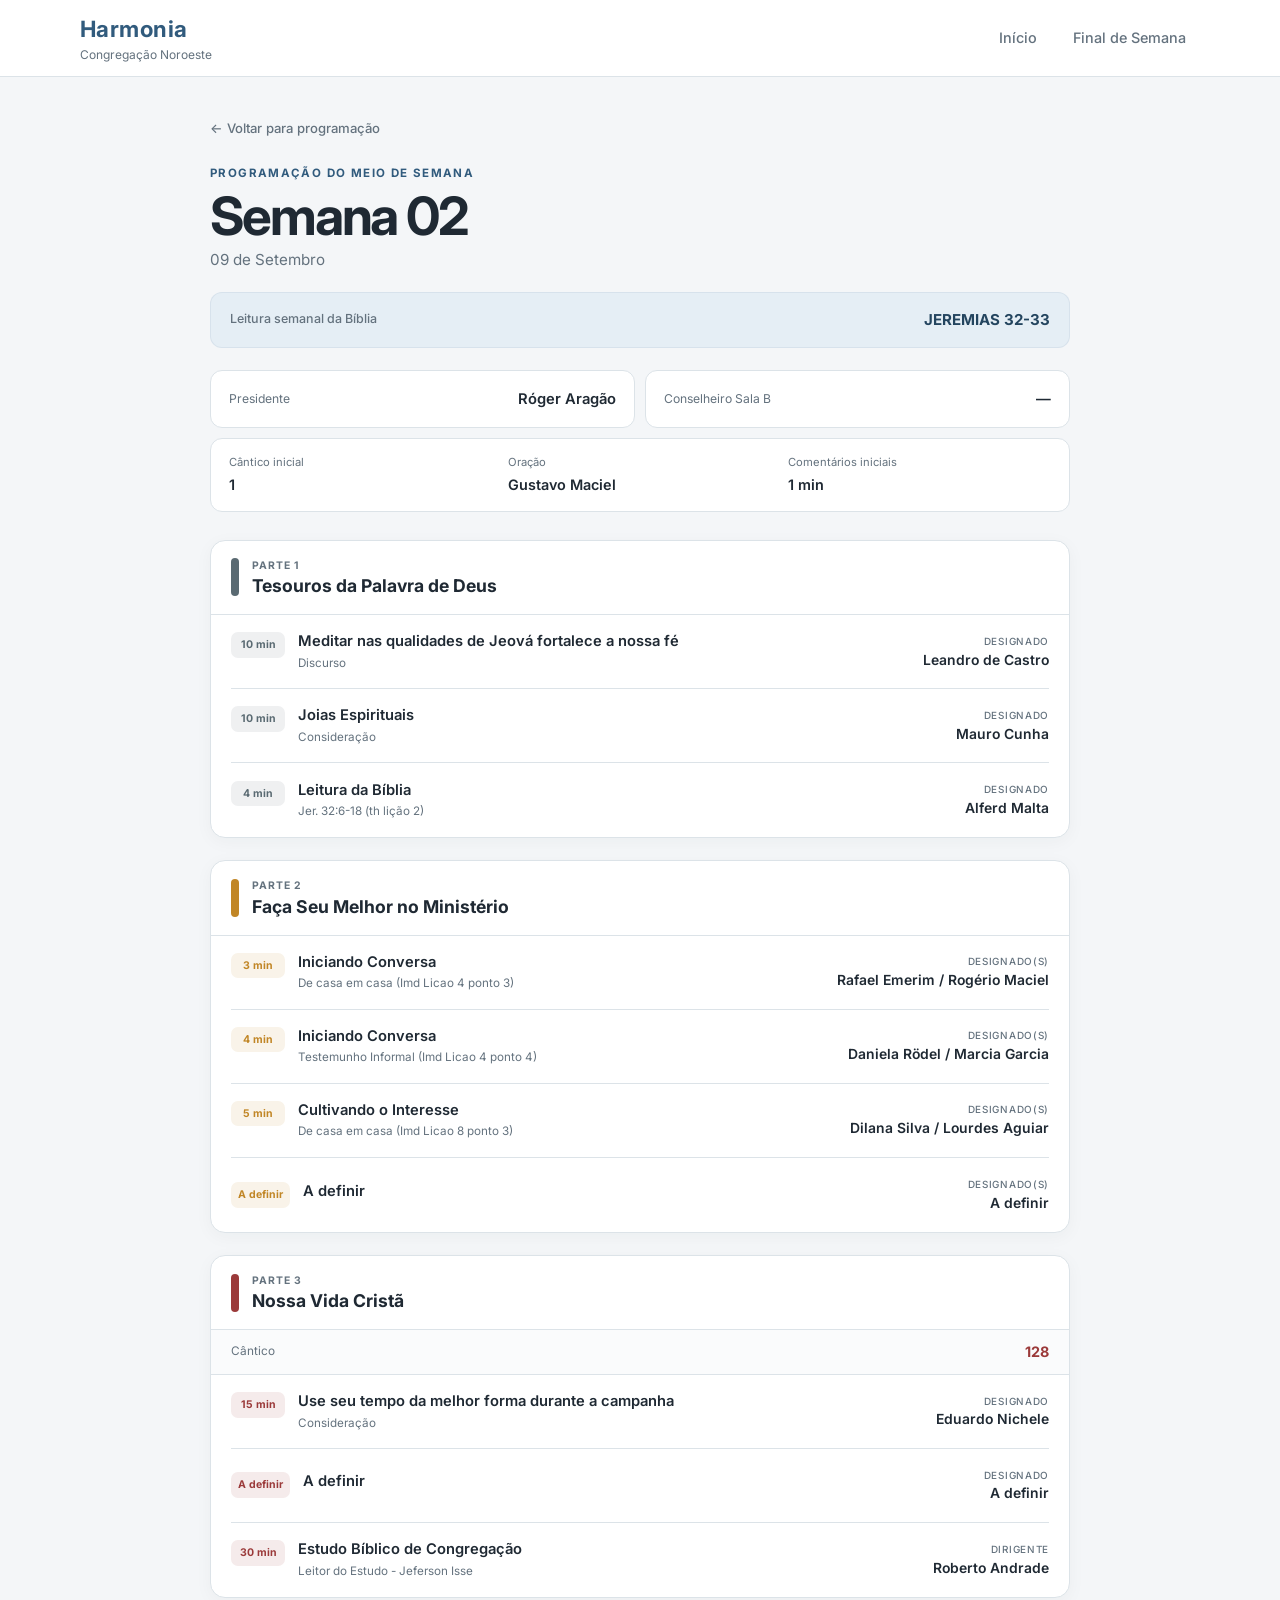
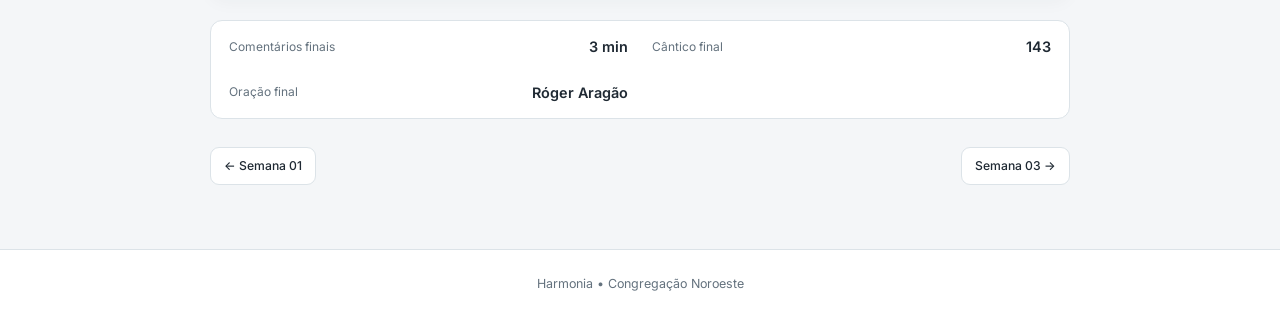
<file: designacaoSemana02.html>
<!DOCTYPE html>
<html lang="pt-BR">

<head>
    <meta charset="UTF-8">
    <meta name="viewport" content="width=device-width, initial-scale=1.0">

    <meta
        name="description"
        content="Programação da Semana 02 — Congregação Noroeste"
    >

    <link rel="stylesheet" href="style.css">
    <link rel="stylesheet" href="programacao.css">

    <title>Semana 02 | Harmonia</title>
</head>

<body>

    <header class="site-header">
        <div class="container header-content">

            <a href="index.html" class="brand">
                <span class="brand-title">Harmonia</span>
                <span class="brand-subtitle">Congregação Noroeste</span>
            </a>

            <nav class="main-nav" aria-label="Navegação principal">
                <a href="index.html">Início</a>
                <a href="finalsemana.html">Final de Semana</a>
            </nav>

        </div>
    </header>


    <main class="meeting-page" data-week="2">

        <div class="container meeting-container">

            <!-- ========================================
                 CABEÇALHO DA SEMANA
            ========================================= -->

            <section class="meeting-hero">

                <a href="index.html" class="back-link">
                    ← Voltar para programação
                </a>

                <p class="eyebrow">
                    Programação do meio de semana
                </p>

                <h1>Semana 02</h1>

                <p
                    class="meeting-period"
                    data-field="periodo"
                >
                    Carregando...
                </p>


                <div class="weekly-reading">

                    <span>
                        Leitura semanal da Bíblia
                    </span>

                    <strong data-field="leituraBiblica">
                        Carregando...
                    </strong>

                </div>

            </section>


            <!-- ========================================
                 RESPONSÁVEIS
            ========================================= -->

            <section class="meeting-info-grid">

                <div class="info-card">

                    <span>
                        Presidente
                    </span>

                    <strong data-field="presidente">
                        —
                    </strong>

                </div>


                <div class="info-card">

                    <span>
                        Conselheiro Sala B
                    </span>

                    <strong data-field="conselheiro">
                        —
                    </strong>

                </div>

            </section>


            <!-- ========================================
                 ABERTURA
            ========================================= -->

            <section class="meeting-opening">

                <div class="opening-item">

                    <span class="opening-label">
                        Cântico inicial
                    </span>

                    <strong data-field="canticoInicial">
                        —
                    </strong>

                </div>


                <div class="opening-item">

                    <span class="opening-label">
                        Oração
                    </span>

                    <strong data-field="oracaoInicial">
                        —
                    </strong>

                </div>


                <div class="opening-item">

                    <span class="opening-label">
                        Comentários iniciais
                    </span>

                    <strong data-field="comentariosIniciais">
                        —
                    </strong>

                </div>

            </section>


            <!-- ========================================
                 TESOUROS DA PALAVRA DE DEUS
            ========================================= -->

            <section class="program-section treasures">

                <header class="program-section-header">

                    <span class="section-dot"></span>

                    <div>
                        <p>Parte 1</p>
                        <h2>Tesouros da Palavra de Deus</h2>
                    </div>

                </header>


                <div class="program-list">

                    <!-- Tesouros 1 -->

                    <article class="program-item">

                        <div class="program-main">

                            <span
                                class="program-time"
                                data-field="tesouros1Tempo"
                            >
                                —
                            </span>

                            <div>

                                <h3 data-field="tesouros1Titulo">
                                    Carregando...
                                </h3>

                                <p data-field="tesouros1Subtitulo">
                                    —
                                </p>

                            </div>

                        </div>


                        <div class="assignment">

                            <span>
                                Designado
                            </span>

                            <strong data-field="tesouros1Designado">
                                —
                            </strong>

                        </div>

                    </article>


                    <!-- Tesouros 2 -->

                    <article class="program-item">

                        <div class="program-main">

                            <span
                                class="program-time"
                                data-field="tesouros2Tempo"
                            >
                                —
                            </span>

                            <div>

                                <h3 data-field="tesouros2Titulo">
                                    Carregando...
                                </h3>

                                <p data-field="tesouros2Subtitulo">
                                    —
                                </p>

                            </div>

                        </div>


                        <div class="assignment">

                            <span>
                                Designado
                            </span>

                            <strong data-field="tesouros2Designado">
                                —
                            </strong>

                        </div>

                    </article>


                    <!-- Tesouros 3 -->

                    <article class="program-item">

                        <div class="program-main">

                            <span
                                class="program-time"
                                data-field="tesouros3Tempo"
                            >
                                —
                            </span>

                            <div>

                                <h3 data-field="tesouros3Titulo">
                                    Carregando...
                                </h3>

                                <p data-field="tesouros3Subtitulo">
                                    —
                                </p>

                            </div>

                        </div>


                        <div class="assignment">

                            <span>
                                Designado
                            </span>

                            <strong data-field="tesouros3Designado">
                                —
                            </strong>

                        </div>

                    </article>

                </div>

            </section>


            <!-- ========================================
                 FAÇA SEU MELHOR NO MINISTÉRIO
            ========================================= -->

            <section class="program-section ministry">

                <header class="program-section-header">

                    <span class="section-dot"></span>

                    <div>
                        <p>Parte 2</p>
                        <h2>Faça Seu Melhor no Ministério</h2>
                    </div>

                </header>


                <div class="program-list">

                    <!-- Ministério 1 -->

                    <article class="program-item">

                        <div class="program-main">

                            <span
                                class="program-time"
                                data-field="ministerio1Tempo"
                            >
                                —
                            </span>

                            <div>

                                <h3 data-field="ministerio1Titulo">
                                    Carregando...
                                </h3>

                                <p data-field="ministerio1Subtitulo">
                                    —
                                </p>

                            </div>

                        </div>


                        <div class="assignment">

                            <span>
                                Designado(s)
                            </span>

                            <strong data-field="ministerio1Designado">
                                —
                            </strong>

                        </div>

                    </article>


                    <!-- Ministério 2 -->

                    <article class="program-item">

                        <div class="program-main">

                            <span
                                class="program-time"
                                data-field="ministerio2Tempo"
                            >
                                —
                            </span>

                            <div>

                                <h3 data-field="ministerio2Titulo">
                                    Carregando...
                                </h3>

                                <p data-field="ministerio2Subtitulo">
                                    —
                                </p>

                            </div>

                        </div>


                        <div class="assignment">

                            <span>
                                Designado(s)
                            </span>

                            <strong data-field="ministerio2Designado">
                                —
                            </strong>

                        </div>

                    </article>


                    <!-- Ministério 3 -->

                    <article class="program-item">

                        <div class="program-main">

                            <span
                                class="program-time"
                                data-field="ministerio3Tempo"
                            >
                                —
                            </span>

                            <div>

                                <h3 data-field="ministerio3Titulo">
                                    Carregando...
                                </h3>

                                <p data-field="ministerio3Subtitulo">
                                    —
                                </p>

                            </div>

                        </div>


                        <div class="assignment">

                            <span>
                                Designado(s)
                            </span>

                            <strong data-field="ministerio3Designado">
                                —
                            </strong>

                        </div>

                    </article>


                    <!-- Ministério 4 -->

                    <article class="program-item">

                        <div class="program-main">

                            <span
                                class="program-time"
                                data-field="ministerio4Tempo"
                            >
                                —
                            </span>

                            <div>

                                <h3 data-field="ministerio4Titulo">
                                    Carregando...
                                </h3>

                                <p data-field="ministerio4Subtitulo">
                                    —
                                </p>

                            </div>

                        </div>


                        <div class="assignment">

                            <span>
                                Designado(s)
                            </span>

                            <strong data-field="ministerio4Designado">
                                —
                            </strong>

                        </div>

                    </article>

                </div>

            </section>


            <!-- ========================================
                 NOSSA VIDA CRISTÃ
            ========================================= -->

            <section class="program-section christian-life">

                <header class="program-section-header">

                    <span class="section-dot"></span>

                    <div>
                        <p>Parte 3</p>
                        <h2>Nossa Vida Cristã</h2>
                    </div>

                </header>


                <div class="section-song">

                    <span>
                        Cântico
                    </span>

                    <strong data-field="canticoVidaCrista">
                        —
                    </strong>

                </div>


                <div class="program-list">

                    <!-- Vida Cristã 1 -->

                    <article class="program-item">

                        <div class="program-main">

                            <span
                                class="program-time"
                                data-field="vidaCrista1Tempo"
                            >
                                —
                            </span>

                            <div>

                                <h3 data-field="vidaCrista1Titulo">
                                    Carregando...
                                </h3>

                                <p data-field="vidaCrista1Subtitulo">
                                    —
                                </p>

                            </div>

                        </div>


                        <div class="assignment">

                            <span>
                                Designado
                            </span>

                            <strong data-field="vidaCrista1Designado">
                                —
                            </strong>

                        </div>

                    </article>


                    <!-- Vida Cristã 2 -->

                    <article class="program-item">

                        <div class="program-main">

                            <span
                                class="program-time"
                                data-field="vidaCrista2Tempo"
                            >
                                —
                            </span>

                            <div>

                                <h3 data-field="vidaCrista2Titulo">
                                    Carregando...
                                </h3>

                                <p data-field="vidaCrista2Subtitulo">
                                    —
                                </p>

                            </div>

                        </div>


                        <div class="assignment">

                            <span>
                                Designado
                            </span>

                            <strong data-field="vidaCrista2Designado">
                                —
                            </strong>

                        </div>

                    </article>


                    <!-- Vida Cristã 3 -->

                    <article class="program-item">

                        <div class="program-main">

                            <span
                                class="program-time"
                                data-field="vidaCrista3Tempo"
                            >
                                —
                            </span>

                            <div>

                                <h3 data-field="vidaCrista3Titulo">
                                    Carregando...
                                </h3>

                                <p data-field="vidaCrista3Subtitulo">
                                    —
                                </p>

                            </div>

                        </div>


                        <div class="assignment">

                            <span>
                                Dirigente
                            </span>

                            <strong data-field="vidaCrista3Designado">
                                —
                            </strong>

                        </div>

                    </article>

                </div>

            </section>


            <!-- ========================================
                 ENCERRAMENTO
            ========================================= -->

            <section class="meeting-closing">

                <div>

                    <span>
                        Comentários finais
                    </span>

                    <strong data-field="comentariosFinais">
                        —
                    </strong>

                </div>


                <div>

                    <span>
                        Cântico final
                    </span>

                    <strong data-field="canticoFinal">
                        —
                    </strong>

                </div>


                <div>

                    <span>
                        Oração final
                    </span>

                    <strong data-field="oracaoFinal">
                        —
                    </strong>

                </div>

            </section>


            <!-- ========================================
                 NAVEGAÇÃO
            ========================================= -->

           <nav
    class="week-navigation"
    aria-label="Navegação entre semanas"
>

    <a href="designacaoSemana01.html">
        ← Semana 01
    </a>

    <a href="designacaoSemana03.html">
        Semana 03 →
    </a>

</nav>

        </div>

    </main>


    <footer class="site-footer">

        <div class="container">

            <p>
                Harmonia • Congregação Noroeste
            </p>

        </div>

    </footer>


    <script src="app.js"></script>

</body>
</html>
</file>
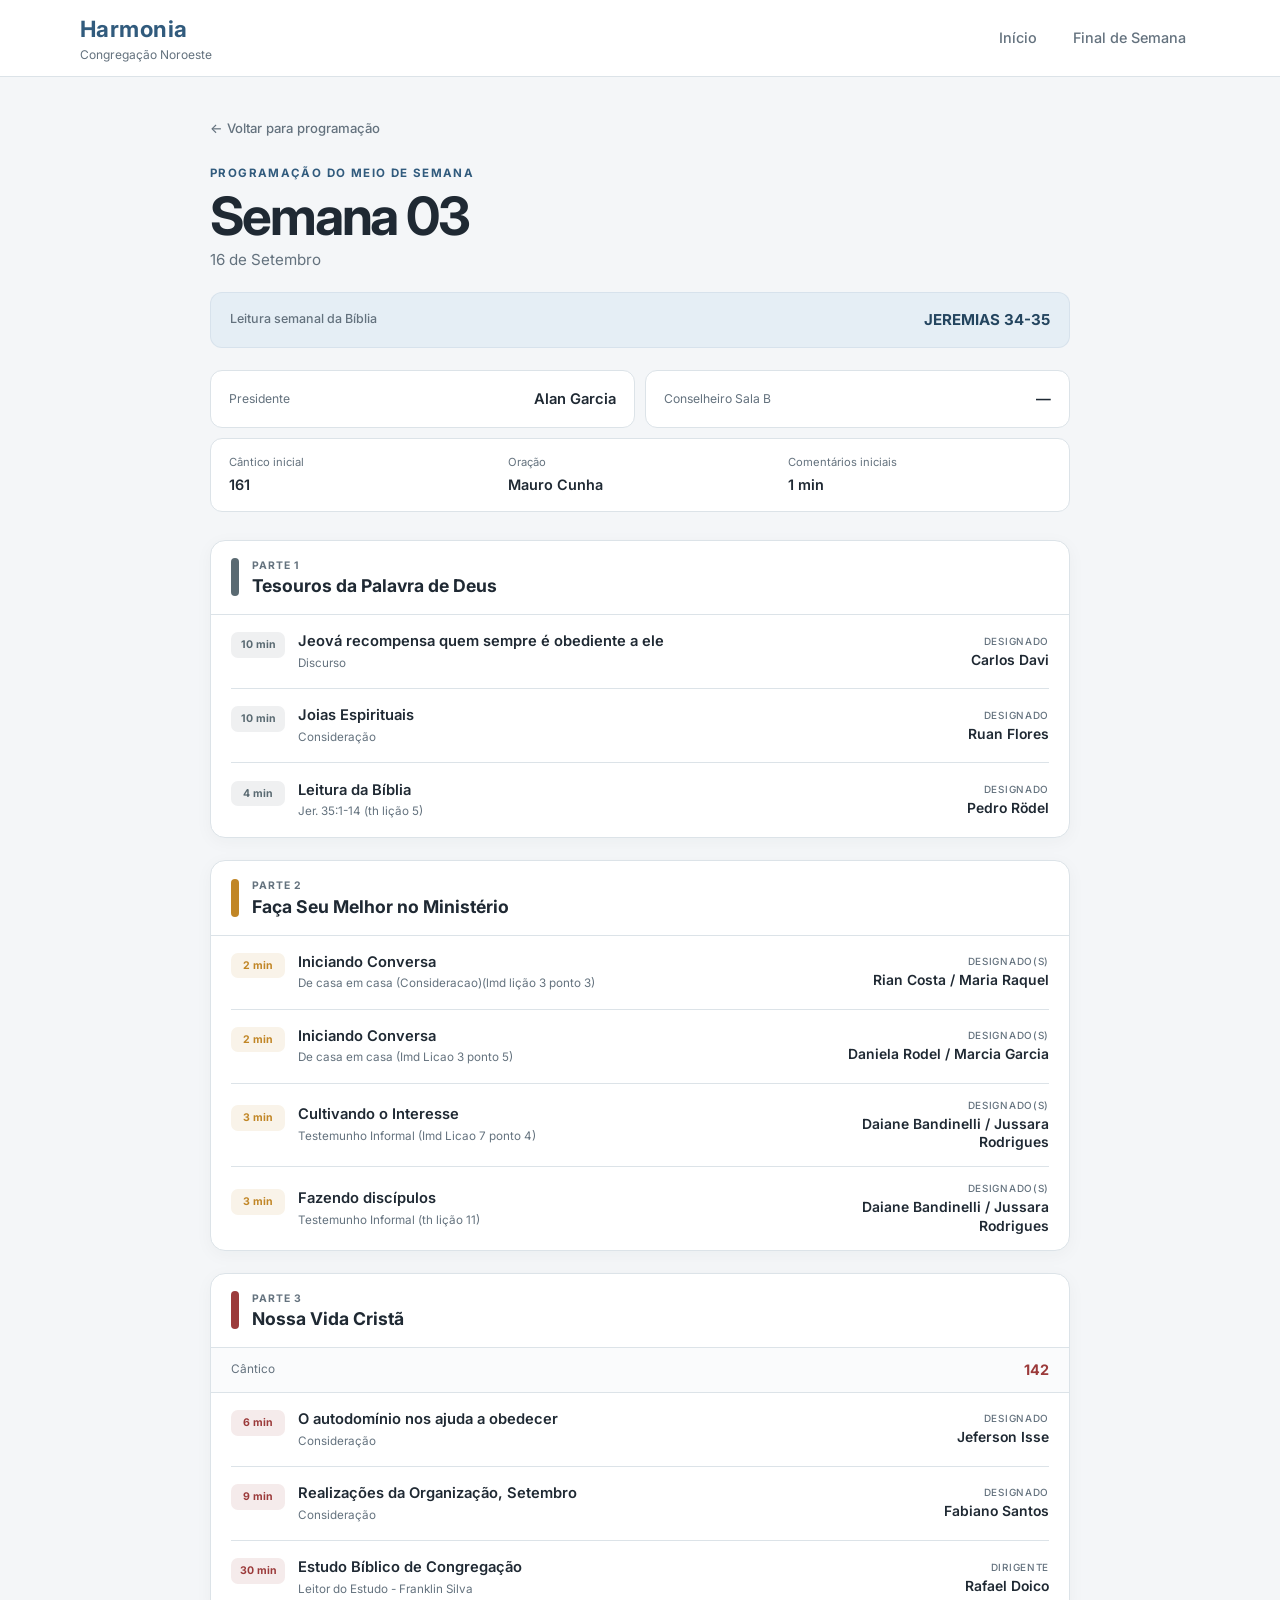
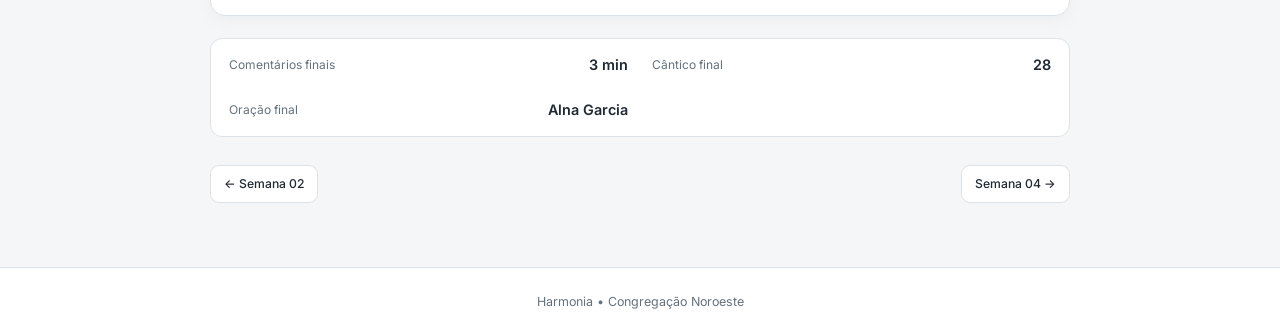
<file: designacaoSemana03.html>
<!DOCTYPE html>
<html lang="pt-BR">

<head>
    <meta charset="UTF-8">
    <meta name="viewport" content="width=device-width, initial-scale=1.0">

    <meta
        name="description"
        content="Programação da Semana 03 — Congregação Noroeste"
    >

    <link rel="stylesheet" href="style.css">
    <link rel="stylesheet" href="programacao.css">

    <title>Semana 03 | Harmonia</title>
</head>

<body>

    <header class="site-header">
        <div class="container header-content">

            <a href="index.html" class="brand">
                <span class="brand-title">Harmonia</span>
                <span class="brand-subtitle">Congregação Noroeste</span>
            </a>

            <nav class="main-nav" aria-label="Navegação principal">
                <a href="index.html">Início</a>
                <a href="finalsemana.html">Final de Semana</a>
            </nav>

        </div>
    </header>


    <main class="meeting-page" data-week="3">

        <div class="container meeting-container">

            <!-- ========================================
                 CABEÇALHO DA SEMANA
            ========================================= -->

            <section class="meeting-hero">

                <a href="index.html" class="back-link">
                    ← Voltar para programação
                </a>

                <p class="eyebrow">
                    Programação do meio de semana
                </p>

                <h1>Semana 03</h1>

                <p
                    class="meeting-period"
                    data-field="periodo"
                >
                    Carregando...
                </p>


                <div class="weekly-reading">

                    <span>
                        Leitura semanal da Bíblia
                    </span>

                    <strong data-field="leituraBiblica">
                        Carregando...
                    </strong>

                </div>

            </section>


            <!-- ========================================
                 RESPONSÁVEIS
            ========================================= -->

            <section class="meeting-info-grid">

                <div class="info-card">

                    <span>
                        Presidente
                    </span>

                    <strong data-field="presidente">
                        —
                    </strong>

                </div>


                <div class="info-card">

                    <span>
                        Conselheiro Sala B
                    </span>

                    <strong data-field="conselheiro">
                        —
                    </strong>

                </div>

            </section>


            <!-- ========================================
                 ABERTURA
            ========================================= -->

            <section class="meeting-opening">

                <div class="opening-item">

                    <span class="opening-label">
                        Cântico inicial
                    </span>

                    <strong data-field="canticoInicial">
                        —
                    </strong>

                </div>


                <div class="opening-item">

                    <span class="opening-label">
                        Oração
                    </span>

                    <strong data-field="oracaoInicial">
                        —
                    </strong>

                </div>


                <div class="opening-item">

                    <span class="opening-label">
                        Comentários iniciais
                    </span>

                    <strong data-field="comentariosIniciais">
                        —
                    </strong>

                </div>

            </section>


            <!-- ========================================
                 TESOUROS DA PALAVRA DE DEUS
            ========================================= -->

            <section class="program-section treasures">

                <header class="program-section-header">

                    <span class="section-dot"></span>

                    <div>
                        <p>Parte 1</p>
                        <h2>Tesouros da Palavra de Deus</h2>
                    </div>

                </header>


                <div class="program-list">

                    <!-- Tesouros 1 -->

                    <article class="program-item">

                        <div class="program-main">

                            <span
                                class="program-time"
                                data-field="tesouros1Tempo"
                            >
                                —
                            </span>

                            <div>

                                <h3 data-field="tesouros1Titulo">
                                    Carregando...
                                </h3>

                                <p data-field="tesouros1Subtitulo">
                                    —
                                </p>

                            </div>

                        </div>


                        <div class="assignment">

                            <span>
                                Designado
                            </span>

                            <strong data-field="tesouros1Designado">
                                —
                            </strong>

                        </div>

                    </article>


                    <!-- Tesouros 2 -->

                    <article class="program-item">

                        <div class="program-main">

                            <span
                                class="program-time"
                                data-field="tesouros2Tempo"
                            >
                                —
                            </span>

                            <div>

                                <h3 data-field="tesouros2Titulo">
                                    Carregando...
                                </h3>

                                <p data-field="tesouros2Subtitulo">
                                    —
                                </p>

                            </div>

                        </div>


                        <div class="assignment">

                            <span>
                                Designado
                            </span>

                            <strong data-field="tesouros2Designado">
                                —
                            </strong>

                        </div>

                    </article>


                    <!-- Tesouros 3 -->

                    <article class="program-item">

                        <div class="program-main">

                            <span
                                class="program-time"
                                data-field="tesouros3Tempo"
                            >
                                —
                            </span>

                            <div>

                                <h3 data-field="tesouros3Titulo">
                                    Carregando...
                                </h3>

                                <p data-field="tesouros3Subtitulo">
                                    —
                                </p>

                            </div>

                        </div>


                        <div class="assignment">

                            <span>
                                Designado
                            </span>

                            <strong data-field="tesouros3Designado">
                                —
                            </strong>

                        </div>

                    </article>

                </div>

            </section>


            <!-- ========================================
                 FAÇA SEU MELHOR NO MINISTÉRIO
            ========================================= -->

            <section class="program-section ministry">

                <header class="program-section-header">

                    <span class="section-dot"></span>

                    <div>
                        <p>Parte 2</p>
                        <h2>Faça Seu Melhor no Ministério</h2>
                    </div>

                </header>


                <div class="program-list">

                    <!-- Ministério 1 -->

                    <article class="program-item">

                        <div class="program-main">

                            <span
                                class="program-time"
                                data-field="ministerio1Tempo"
                            >
                                —
                            </span>

                            <div>

                                <h3 data-field="ministerio1Titulo">
                                    Carregando...
                                </h3>

                                <p data-field="ministerio1Subtitulo">
                                    —
                                </p>

                            </div>

                        </div>


                        <div class="assignment">

                            <span>
                                Designado(s)
                            </span>

                            <strong data-field="ministerio1Designado">
                                —
                            </strong>

                        </div>

                    </article>


                    <!-- Ministério 2 -->

                    <article class="program-item">

                        <div class="program-main">

                            <span
                                class="program-time"
                                data-field="ministerio2Tempo"
                            >
                                —
                            </span>

                            <div>

                                <h3 data-field="ministerio2Titulo">
                                    Carregando...
                                </h3>

                                <p data-field="ministerio2Subtitulo">
                                    —
                                </p>

                            </div>

                        </div>


                        <div class="assignment">

                            <span>
                                Designado(s)
                            </span>

                            <strong data-field="ministerio2Designado">
                                —
                            </strong>

                        </div>

                    </article>


                    <!-- Ministério 3 -->

                    <article class="program-item">

                        <div class="program-main">

                            <span
                                class="program-time"
                                data-field="ministerio3Tempo"
                            >
                                —
                            </span>

                            <div>

                                <h3 data-field="ministerio3Titulo">
                                    Carregando...
                                </h3>

                                <p data-field="ministerio3Subtitulo">
                                    —
                                </p>

                            </div>

                        </div>


                        <div class="assignment">

                            <span>
                                Designado(s)
                            </span>

                            <strong data-field="ministerio3Designado">
                                —
                            </strong>

                        </div>

                    </article>


                    <!-- Ministério 4 -->

                    <article class="program-item">

                        <div class="program-main">

                            <span
                                class="program-time"
                                data-field="ministerio4Tempo"
                            >
                                —
                            </span>

                            <div>

                                <h3 data-field="ministerio4Titulo">
                                    Carregando...
                                </h3>

                                <p data-field="ministerio4Subtitulo">
                                    —
                                </p>

                            </div>

                        </div>


                        <div class="assignment">

                            <span>
                                Designado(s)
                            </span>

                            <strong data-field="ministerio4Designado">
                                —
                            </strong>

                        </div>

                    </article>

                </div>

            </section>


            <!-- ========================================
                 NOSSA VIDA CRISTÃ
            ========================================= -->

            <section class="program-section christian-life">

                <header class="program-section-header">

                    <span class="section-dot"></span>

                    <div>
                        <p>Parte 3</p>
                        <h2>Nossa Vida Cristã</h2>
                    </div>

                </header>


                <div class="section-song">

                    <span>
                        Cântico
                    </span>

                    <strong data-field="canticoVidaCrista">
                        —
                    </strong>

                </div>


                <div class="program-list">

                    <!-- Vida Cristã 1 -->

                    <article class="program-item">

                        <div class="program-main">

                            <span
                                class="program-time"
                                data-field="vidaCrista1Tempo"
                            >
                                —
                            </span>

                            <div>

                                <h3 data-field="vidaCrista1Titulo">
                                    Carregando...
                                </h3>

                                <p data-field="vidaCrista1Subtitulo">
                                    —
                                </p>

                            </div>

                        </div>


                        <div class="assignment">

                            <span>
                                Designado
                            </span>

                            <strong data-field="vidaCrista1Designado">
                                —
                            </strong>

                        </div>

                    </article>


                    <!-- Vida Cristã 2 -->

                    <article class="program-item">

                        <div class="program-main">

                            <span
                                class="program-time"
                                data-field="vidaCrista2Tempo"
                            >
                                —
                            </span>

                            <div>

                                <h3 data-field="vidaCrista2Titulo">
                                    Carregando...
                                </h3>

                                <p data-field="vidaCrista2Subtitulo">
                                    —
                                </p>

                            </div>

                        </div>


                        <div class="assignment">

                            <span>
                                Designado
                            </span>

                            <strong data-field="vidaCrista2Designado">
                                —
                            </strong>

                        </div>

                    </article>


                    <!-- Vida Cristã 3 -->

                    <article class="program-item">

                        <div class="program-main">

                            <span
                                class="program-time"
                                data-field="vidaCrista3Tempo"
                            >
                                —
                            </span>

                            <div>

                                <h3 data-field="vidaCrista3Titulo">
                                    Carregando...
                                </h3>

                                <p data-field="vidaCrista3Subtitulo">
                                    —
                                </p>

                            </div>

                        </div>


                        <div class="assignment">

                            <span>
                                Dirigente
                            </span>

                            <strong data-field="vidaCrista3Designado">
                                —
                            </strong>

                        </div>

                    </article>

                </div>

            </section>


            <!-- ========================================
                 ENCERRAMENTO
            ========================================= -->

            <section class="meeting-closing">

                <div>

                    <span>
                        Comentários finais
                    </span>

                    <strong data-field="comentariosFinais">
                        —
                    </strong>

                </div>


                <div>

                    <span>
                        Cântico final
                    </span>

                    <strong data-field="canticoFinal">
                        —
                    </strong>

                </div>


                <div>

                    <span>
                        Oração final
                    </span>

                    <strong data-field="oracaoFinal">
                        —
                    </strong>

                </div>

            </section>


            <!-- ========================================
                 NAVEGAÇÃO
            ========================================= -->

            <nav
    class="week-navigation"
    aria-label="Navegação entre semanas"
>

    <a href="designacaoSemana02.html">
        ← Semana 02
    </a>

    <a href="designacaoSemana04.html">
        Semana 04 →
    </a>

</nav>

        </div>

    </main>


    <footer class="site-footer">

        <div class="container">

            <p>
                Harmonia • Congregação Noroeste
            </p>

        </div>

    </footer>


    <script src="app.js"></script>

</body>
</html>
</file>
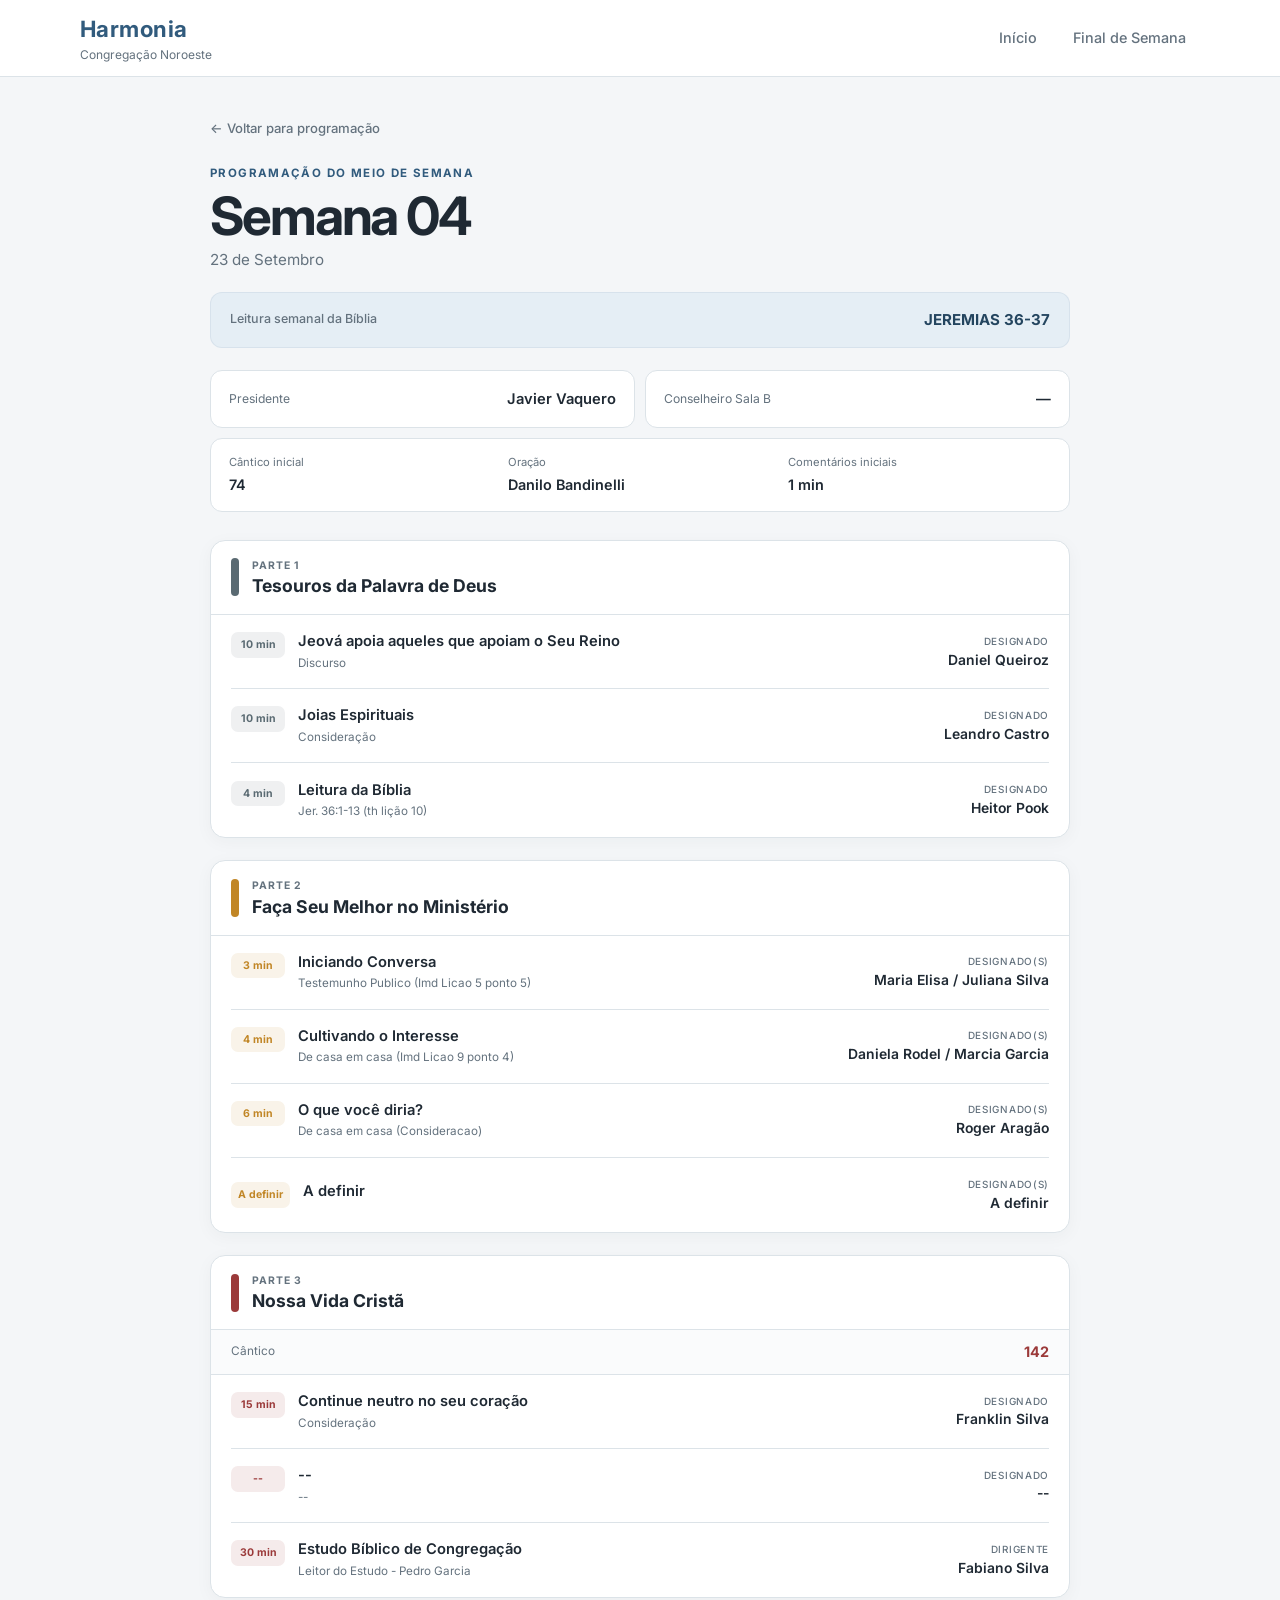
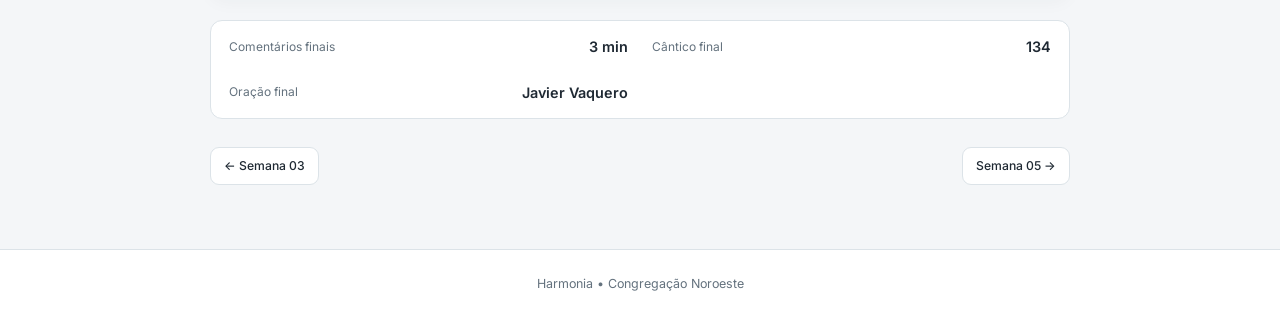
<file: designacaoSemana04.html>
<!DOCTYPE html>
<html lang="pt-BR">

<head>
    <meta charset="UTF-8">
    <meta name="viewport" content="width=device-width, initial-scale=1.0">

    <meta
        name="description"
        content="Programação da Semana 04 — Congregação Noroeste"
    >

    <link rel="stylesheet" href="style.css">
    <link rel="stylesheet" href="programacao.css">

    <title>Semana 04 | Harmonia</title>
</head>

<body>

    <header class="site-header">
        <div class="container header-content">

            <a href="index.html" class="brand">
                <span class="brand-title">Harmonia</span>
                <span class="brand-subtitle">Congregação Noroeste</span>
            </a>

            <nav class="main-nav" aria-label="Navegação principal">
                <a href="index.html">Início</a>
                <a href="finalsemana.html">Final de Semana</a>
            </nav>

        </div>
    </header>


    <main class="meeting-page" data-week="4">

        <div class="container meeting-container">

            <!-- ========================================
                 CABEÇALHO DA SEMANA
            ========================================= -->

            <section class="meeting-hero">

                <a href="index.html" class="back-link">
                    ← Voltar para programação
                </a>

                <p class="eyebrow">
                    Programação do meio de semana
                </p>

                <h1>Semana 04</h1>

                <p
                    class="meeting-period"
                    data-field="periodo"
                >
                    Carregando...
                </p>


                <div class="weekly-reading">

                    <span>
                        Leitura semanal da Bíblia
                    </span>

                    <strong data-field="leituraBiblica">
                        Carregando...
                    </strong>

                </div>

            </section>


            <!-- ========================================
                 RESPONSÁVEIS
            ========================================= -->

            <section class="meeting-info-grid">

                <div class="info-card">

                    <span>
                        Presidente
                    </span>

                    <strong data-field="presidente">
                        —
                    </strong>

                </div>


                <div class="info-card">

                    <span>
                        Conselheiro Sala B
                    </span>

                    <strong data-field="conselheiro">
                        —
                    </strong>

                </div>

            </section>


            <!-- ========================================
                 ABERTURA
            ========================================= -->

            <section class="meeting-opening">

                <div class="opening-item">

                    <span class="opening-label">
                        Cântico inicial
                    </span>

                    <strong data-field="canticoInicial">
                        —
                    </strong>

                </div>


                <div class="opening-item">

                    <span class="opening-label">
                        Oração
                    </span>

                    <strong data-field="oracaoInicial">
                        —
                    </strong>

                </div>


                <div class="opening-item">

                    <span class="opening-label">
                        Comentários iniciais
                    </span>

                    <strong data-field="comentariosIniciais">
                        —
                    </strong>

                </div>

            </section>


            <!-- ========================================
                 TESOUROS DA PALAVRA DE DEUS
            ========================================= -->

            <section class="program-section treasures">

                <header class="program-section-header">

                    <span class="section-dot"></span>

                    <div>
                        <p>Parte 1</p>
                        <h2>Tesouros da Palavra de Deus</h2>
                    </div>

                </header>


                <div class="program-list">

                    <!-- Tesouros 1 -->

                    <article class="program-item">

                        <div class="program-main">

                            <span
                                class="program-time"
                                data-field="tesouros1Tempo"
                            >
                                —
                            </span>

                            <div>

                                <h3 data-field="tesouros1Titulo">
                                    Carregando...
                                </h3>

                                <p data-field="tesouros1Subtitulo">
                                    —
                                </p>

                            </div>

                        </div>


                        <div class="assignment">

                            <span>
                                Designado
                            </span>

                            <strong data-field="tesouros1Designado">
                                —
                            </strong>

                        </div>

                    </article>


                    <!-- Tesouros 2 -->

                    <article class="program-item">

                        <div class="program-main">

                            <span
                                class="program-time"
                                data-field="tesouros2Tempo"
                            >
                                —
                            </span>

                            <div>

                                <h3 data-field="tesouros2Titulo">
                                    Carregando...
                                </h3>

                                <p data-field="tesouros2Subtitulo">
                                    —
                                </p>

                            </div>

                        </div>


                        <div class="assignment">

                            <span>
                                Designado
                            </span>

                            <strong data-field="tesouros2Designado">
                                —
                            </strong>

                        </div>

                    </article>


                    <!-- Tesouros 3 -->

                    <article class="program-item">

                        <div class="program-main">

                            <span
                                class="program-time"
                                data-field="tesouros3Tempo"
                            >
                                —
                            </span>

                            <div>

                                <h3 data-field="tesouros3Titulo">
                                    Carregando...
                                </h3>

                                <p data-field="tesouros3Subtitulo">
                                    —
                                </p>

                            </div>

                        </div>


                        <div class="assignment">

                            <span>
                                Designado
                            </span>

                            <strong data-field="tesouros3Designado">
                                —
                            </strong>

                        </div>

                    </article>

                </div>

            </section>


            <!-- ========================================
                 FAÇA SEU MELHOR NO MINISTÉRIO
            ========================================= -->

            <section class="program-section ministry">

                <header class="program-section-header">

                    <span class="section-dot"></span>

                    <div>
                        <p>Parte 2</p>
                        <h2>Faça Seu Melhor no Ministério</h2>
                    </div>

                </header>


                <div class="program-list">

                    <!-- Ministério 1 -->

                    <article class="program-item">

                        <div class="program-main">

                            <span
                                class="program-time"
                                data-field="ministerio1Tempo"
                            >
                                —
                            </span>

                            <div>

                                <h3 data-field="ministerio1Titulo">
                                    Carregando...
                                </h3>

                                <p data-field="ministerio1Subtitulo">
                                    —
                                </p>

                            </div>

                        </div>


                        <div class="assignment">

                            <span>
                                Designado(s)
                            </span>

                            <strong data-field="ministerio1Designado">
                                —
                            </strong>

                        </div>

                    </article>


                    <!-- Ministério 2 -->

                    <article class="program-item">

                        <div class="program-main">

                            <span
                                class="program-time"
                                data-field="ministerio2Tempo"
                            >
                                —
                            </span>

                            <div>

                                <h3 data-field="ministerio2Titulo">
                                    Carregando...
                                </h3>

                                <p data-field="ministerio2Subtitulo">
                                    —
                                </p>

                            </div>

                        </div>


                        <div class="assignment">

                            <span>
                                Designado(s)
                            </span>

                            <strong data-field="ministerio2Designado">
                                —
                            </strong>

                        </div>

                    </article>


                    <!-- Ministério 3 -->

                    <article class="program-item">

                        <div class="program-main">

                            <span
                                class="program-time"
                                data-field="ministerio3Tempo"
                            >
                                —
                            </span>

                            <div>

                                <h3 data-field="ministerio3Titulo">
                                    Carregando...
                                </h3>

                                <p data-field="ministerio3Subtitulo">
                                    —
                                </p>

                            </div>

                        </div>


                        <div class="assignment">

                            <span>
                                Designado(s)
                            </span>

                            <strong data-field="ministerio3Designado">
                                —
                            </strong>

                        </div>

                    </article>


                    <!-- Ministério 4 -->

                    <article class="program-item">

                        <div class="program-main">

                            <span
                                class="program-time"
                                data-field="ministerio4Tempo"
                            >
                                —
                            </span>

                            <div>

                                <h3 data-field="ministerio4Titulo">
                                    Carregando...
                                </h3>

                                <p data-field="ministerio4Subtitulo">
                                    —
                                </p>

                            </div>

                        </div>


                        <div class="assignment">

                            <span>
                                Designado(s)
                            </span>

                            <strong data-field="ministerio4Designado">
                                —
                            </strong>

                        </div>

                    </article>

                </div>

            </section>


            <!-- ========================================
                 NOSSA VIDA CRISTÃ
            ========================================= -->

            <section class="program-section christian-life">

                <header class="program-section-header">

                    <span class="section-dot"></span>

                    <div>
                        <p>Parte 3</p>
                        <h2>Nossa Vida Cristã</h2>
                    </div>

                </header>


                <div class="section-song">

                    <span>
                        Cântico
                    </span>

                    <strong data-field="canticoVidaCrista">
                        —
                    </strong>

                </div>


                <div class="program-list">

                    <!-- Vida Cristã 1 -->

                    <article class="program-item">

                        <div class="program-main">

                            <span
                                class="program-time"
                                data-field="vidaCrista1Tempo"
                            >
                                —
                            </span>

                            <div>

                                <h3 data-field="vidaCrista1Titulo">
                                    Carregando...
                                </h3>

                                <p data-field="vidaCrista1Subtitulo">
                                    —
                                </p>

                            </div>

                        </div>


                        <div class="assignment">

                            <span>
                                Designado
                            </span>

                            <strong data-field="vidaCrista1Designado">
                                —
                            </strong>

                        </div>

                    </article>


                    <!-- Vida Cristã 2 -->

                    <article class="program-item">

                        <div class="program-main">

                            <span
                                class="program-time"
                                data-field="vidaCrista2Tempo"
                            >
                                —
                            </span>

                            <div>

                                <h3 data-field="vidaCrista2Titulo">
                                    Carregando...
                                </h3>

                                <p data-field="vidaCrista2Subtitulo">
                                    —
                                </p>

                            </div>

                        </div>


                        <div class="assignment">

                            <span>
                                Designado
                            </span>

                            <strong data-field="vidaCrista2Designado">
                                —
                            </strong>

                        </div>

                    </article>


                    <!-- Vida Cristã 3 -->

                    <article class="program-item">

                        <div class="program-main">

                            <span
                                class="program-time"
                                data-field="vidaCrista3Tempo"
                            >
                                —
                            </span>

                            <div>

                                <h3 data-field="vidaCrista3Titulo">
                                    Carregando...
                                </h3>

                                <p data-field="vidaCrista3Subtitulo">
                                    —
                                </p>

                            </div>

                        </div>


                        <div class="assignment">

                            <span>
                                Dirigente
                            </span>

                            <strong data-field="vidaCrista3Designado">
                                —
                            </strong>

                        </div>

                    </article>

                </div>

            </section>


            <!-- ========================================
                 ENCERRAMENTO
            ========================================= -->

            <section class="meeting-closing">

                <div>

                    <span>
                        Comentários finais
                    </span>

                    <strong data-field="comentariosFinais">
                        —
                    </strong>

                </div>


                <div>

                    <span>
                        Cântico final
                    </span>

                    <strong data-field="canticoFinal">
                        —
                    </strong>

                </div>


                <div>

                    <span>
                        Oração final
                    </span>

                    <strong data-field="oracaoFinal">
                        —
                    </strong>

                </div>

            </section>


            <!-- ========================================
                 NAVEGAÇÃO
            ========================================= -->

            <nav
    class="week-navigation"
    aria-label="Navegação entre semanas"
>

    <a href="designacaoSemana03.html">
        ← Semana 03
    </a>

    <a href="designacaoSemana05.html">
        Semana 05 →
    </a>

</nav>

        </div>

    </main>


    <footer class="site-footer">

        <div class="container">

            <p>
                Harmonia • Congregação Noroeste
            </p>

        </div>

    </footer>


    <script src="app.js"></script>

</body>
</html>
</file>
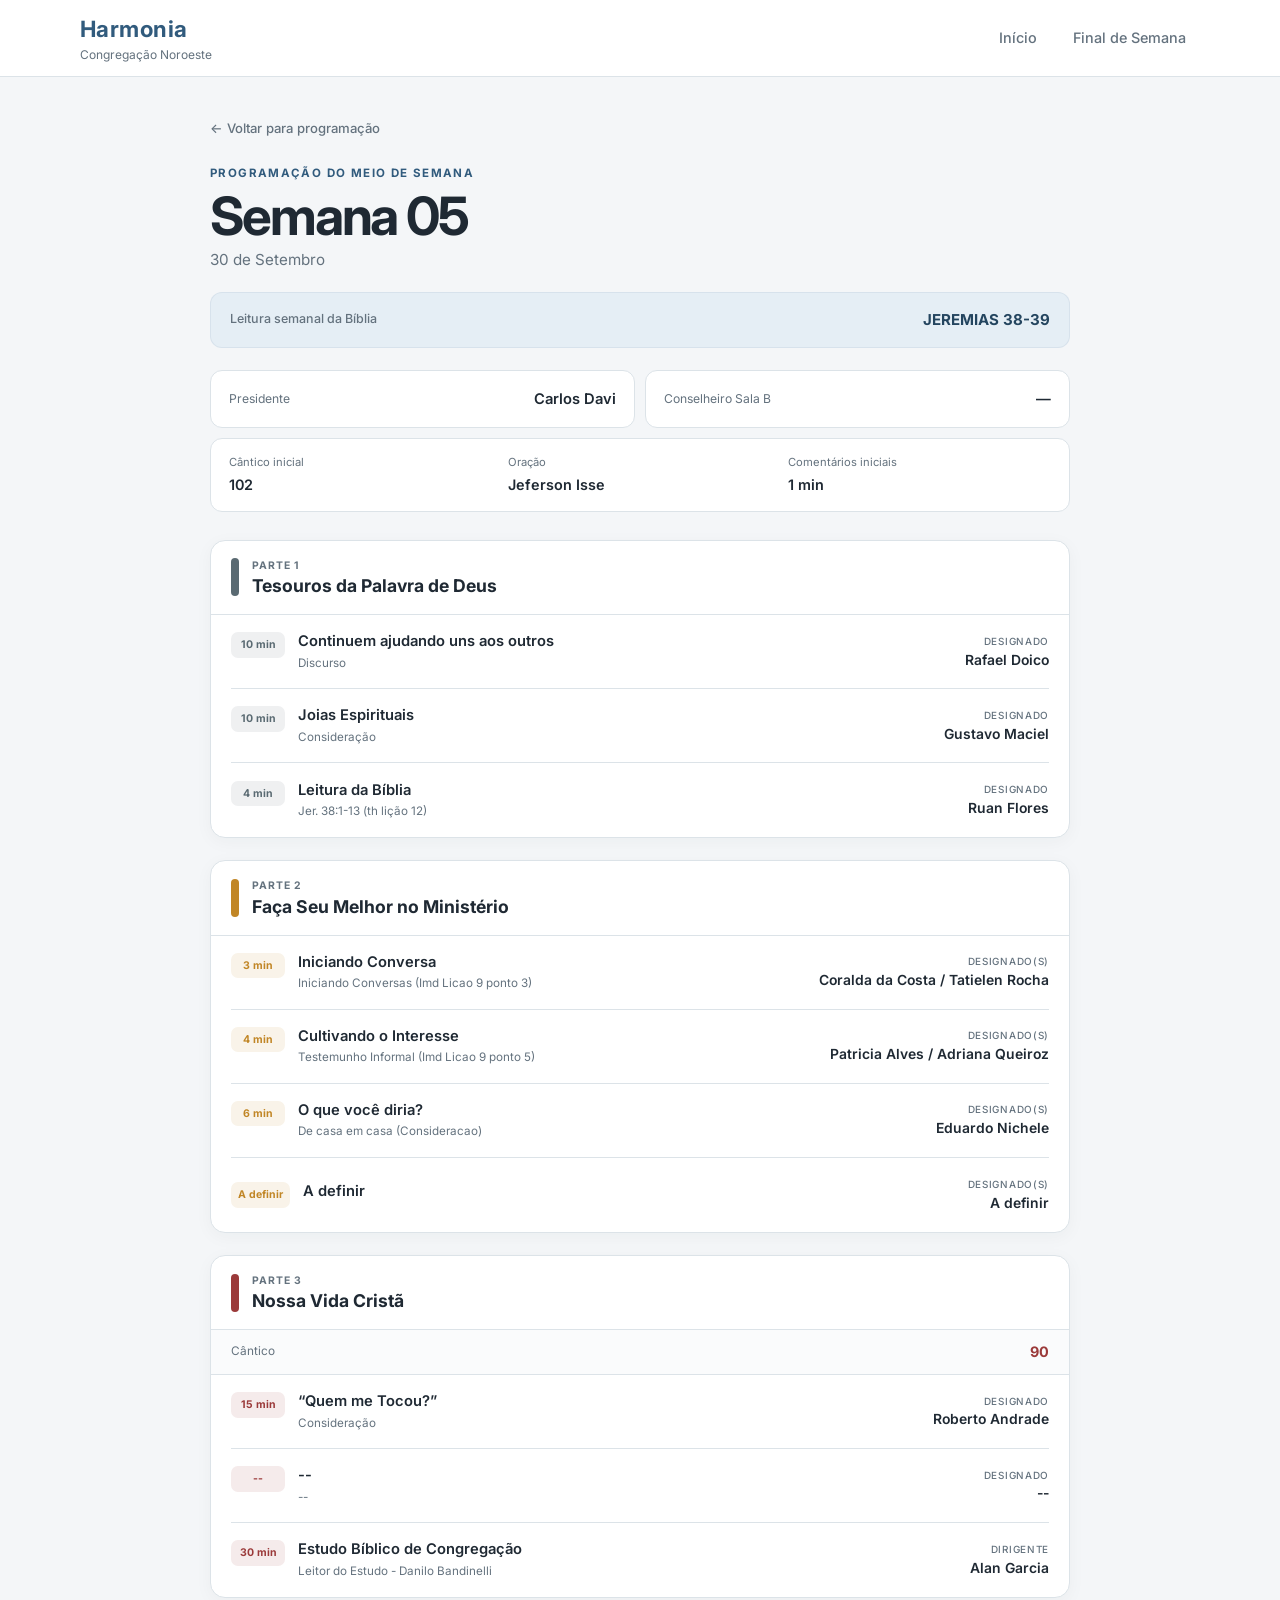
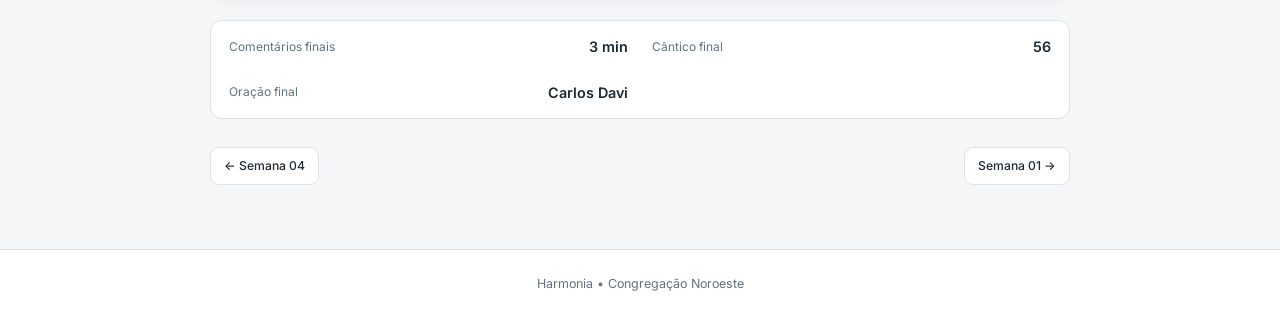
<file: designacaoSemana05.html>
<!DOCTYPE html>
<html lang="pt-BR">

<head>
    <meta charset="UTF-8">
    <meta name="viewport" content="width=device-width, initial-scale=1.0">

    <meta
        name="description"
        content="Programação da Semana 05 — Congregação Noroeste"
    >

    <link rel="stylesheet" href="style.css">
    <link rel="stylesheet" href="programacao.css">

    <title>Semana 05 | Harmonia</title>
</head>

<body>

    <header class="site-header">
        <div class="container header-content">

            <a href="index.html" class="brand">
                <span class="brand-title">Harmonia</span>
                <span class="brand-subtitle">Congregação Noroeste</span>
            </a>

            <nav class="main-nav" aria-label="Navegação principal">
                <a href="index.html">Início</a>
                <a href="finalsemana.html">Final de Semana</a>
            </nav>

        </div>
    </header>


    <main class="meeting-page" data-week="5">

        <div class="container meeting-container">

            <!-- ========================================
                 CABEÇALHO DA SEMANA
            ========================================= -->

            <section class="meeting-hero">

                <a href="index.html" class="back-link">
                    ← Voltar para programação
                </a>

                <p class="eyebrow">
                    Programação do meio de semana
                </p>

                <h1>Semana 05</h1>

                <p
                    class="meeting-period"
                    data-field="periodo"
                >
                    Carregando...
                </p>


                <div class="weekly-reading">

                    <span>
                        Leitura semanal da Bíblia
                    </span>

                    <strong data-field="leituraBiblica">
                        Carregando...
                    </strong>

                </div>

            </section>


            <!-- ========================================
                 RESPONSÁVEIS
            ========================================= -->

            <section class="meeting-info-grid">

                <div class="info-card">

                    <span>
                        Presidente
                    </span>

                    <strong data-field="presidente">
                        —
                    </strong>

                </div>


                <div class="info-card">

                    <span>
                        Conselheiro Sala B
                    </span>

                    <strong data-field="conselheiro">
                        —
                    </strong>

                </div>

            </section>


            <!-- ========================================
                 ABERTURA
            ========================================= -->

            <section class="meeting-opening">

                <div class="opening-item">

                    <span class="opening-label">
                        Cântico inicial
                    </span>

                    <strong data-field="canticoInicial">
                        —
                    </strong>

                </div>


                <div class="opening-item">

                    <span class="opening-label">
                        Oração
                    </span>

                    <strong data-field="oracaoInicial">
                        —
                    </strong>

                </div>


                <div class="opening-item">

                    <span class="opening-label">
                        Comentários iniciais
                    </span>

                    <strong data-field="comentariosIniciais">
                        —
                    </strong>

                </div>

            </section>


            <!-- ========================================
                 TESOUROS DA PALAVRA DE DEUS
            ========================================= -->

            <section class="program-section treasures">

                <header class="program-section-header">

                    <span class="section-dot"></span>

                    <div>
                        <p>Parte 1</p>
                        <h2>Tesouros da Palavra de Deus</h2>
                    </div>

                </header>


                <div class="program-list">

                    <!-- Tesouros 1 -->

                    <article class="program-item">

                        <div class="program-main">

                            <span
                                class="program-time"
                                data-field="tesouros1Tempo"
                            >
                                —
                            </span>

                            <div>

                                <h3 data-field="tesouros1Titulo">
                                    Carregando...
                                </h3>

                                <p data-field="tesouros1Subtitulo">
                                    —
                                </p>

                            </div>

                        </div>


                        <div class="assignment">

                            <span>
                                Designado
                            </span>

                            <strong data-field="tesouros1Designado">
                                —
                            </strong>

                        </div>

                    </article>


                    <!-- Tesouros 2 -->

                    <article class="program-item">

                        <div class="program-main">

                            <span
                                class="program-time"
                                data-field="tesouros2Tempo"
                            >
                                —
                            </span>

                            <div>

                                <h3 data-field="tesouros2Titulo">
                                    Carregando...
                                </h3>

                                <p data-field="tesouros2Subtitulo">
                                    —
                                </p>

                            </div>

                        </div>


                        <div class="assignment">

                            <span>
                                Designado
                            </span>

                            <strong data-field="tesouros2Designado">
                                —
                            </strong>

                        </div>

                    </article>


                    <!-- Tesouros 3 -->

                    <article class="program-item">

                        <div class="program-main">

                            <span
                                class="program-time"
                                data-field="tesouros3Tempo"
                            >
                                —
                            </span>

                            <div>

                                <h3 data-field="tesouros3Titulo">
                                    Carregando...
                                </h3>

                                <p data-field="tesouros3Subtitulo">
                                    —
                                </p>

                            </div>

                        </div>


                        <div class="assignment">

                            <span>
                                Designado
                            </span>

                            <strong data-field="tesouros3Designado">
                                —
                            </strong>

                        </div>

                    </article>

                </div>

            </section>


            <!-- ========================================
                 FAÇA SEU MELHOR NO MINISTÉRIO
            ========================================= -->

            <section class="program-section ministry">

                <header class="program-section-header">

                    <span class="section-dot"></span>

                    <div>
                        <p>Parte 2</p>
                        <h2>Faça Seu Melhor no Ministério</h2>
                    </div>

                </header>


                <div class="program-list">

                    <!-- Ministério 1 -->

                    <article class="program-item">

                        <div class="program-main">

                            <span
                                class="program-time"
                                data-field="ministerio1Tempo"
                            >
                                —
                            </span>

                            <div>

                                <h3 data-field="ministerio1Titulo">
                                    Carregando...
                                </h3>

                                <p data-field="ministerio1Subtitulo">
                                    —
                                </p>

                            </div>

                        </div>


                        <div class="assignment">

                            <span>
                                Designado(s)
                            </span>

                            <strong data-field="ministerio1Designado">
                                —
                            </strong>

                        </div>

                    </article>


                    <!-- Ministério 2 -->

                    <article class="program-item">

                        <div class="program-main">

                            <span
                                class="program-time"
                                data-field="ministerio2Tempo"
                            >
                                —
                            </span>

                            <div>

                                <h3 data-field="ministerio2Titulo">
                                    Carregando...
                                </h3>

                                <p data-field="ministerio2Subtitulo">
                                    —
                                </p>

                            </div>

                        </div>


                        <div class="assignment">

                            <span>
                                Designado(s)
                            </span>

                            <strong data-field="ministerio2Designado">
                                —
                            </strong>

                        </div>

                    </article>


                    <!-- Ministério 3 -->

                    <article class="program-item">

                        <div class="program-main">

                            <span
                                class="program-time"
                                data-field="ministerio3Tempo"
                            >
                                —
                            </span>

                            <div>

                                <h3 data-field="ministerio3Titulo">
                                    Carregando...
                                </h3>

                                <p data-field="ministerio3Subtitulo">
                                    —
                                </p>

                            </div>

                        </div>


                        <div class="assignment">

                            <span>
                                Designado(s)
                            </span>

                            <strong data-field="ministerio3Designado">
                                —
                            </strong>

                        </div>

                    </article>


                    <!-- Ministério 4 -->

                    <article class="program-item">

                        <div class="program-main">

                            <span
                                class="program-time"
                                data-field="ministerio4Tempo"
                            >
                                —
                            </span>

                            <div>

                                <h3 data-field="ministerio4Titulo">
                                    Carregando...
                                </h3>

                                <p data-field="ministerio4Subtitulo">
                                    —
                                </p>

                            </div>

                        </div>


                        <div class="assignment">

                            <span>
                                Designado(s)
                            </span>

                            <strong data-field="ministerio4Designado">
                                —
                            </strong>

                        </div>

                    </article>

                </div>

            </section>


            <!-- ========================================
                 NOSSA VIDA CRISTÃ
            ========================================= -->

            <section class="program-section christian-life">

                <header class="program-section-header">

                    <span class="section-dot"></span>

                    <div>
                        <p>Parte 3</p>
                        <h2>Nossa Vida Cristã</h2>
                    </div>

                </header>


                <div class="section-song">

                    <span>
                        Cântico
                    </span>

                    <strong data-field="canticoVidaCrista">
                        —
                    </strong>

                </div>


                <div class="program-list">

                    <!-- Vida Cristã 1 -->

                    <article class="program-item">

                        <div class="program-main">

                            <span
                                class="program-time"
                                data-field="vidaCrista1Tempo"
                            >
                                —
                            </span>

                            <div>

                                <h3 data-field="vidaCrista1Titulo">
                                    Carregando...
                                </h3>

                                <p data-field="vidaCrista1Subtitulo">
                                    —
                                </p>

                            </div>

                        </div>


                        <div class="assignment">

                            <span>
                                Designado
                            </span>

                            <strong data-field="vidaCrista1Designado">
                                —
                            </strong>

                        </div>

                    </article>


                    <!-- Vida Cristã 2 -->

                    <article class="program-item">

                        <div class="program-main">

                            <span
                                class="program-time"
                                data-field="vidaCrista2Tempo"
                            >
                                —
                            </span>

                            <div>

                                <h3 data-field="vidaCrista2Titulo">
                                    Carregando...
                                </h3>

                                <p data-field="vidaCrista2Subtitulo">
                                    —
                                </p>

                            </div>

                        </div>


                        <div class="assignment">

                            <span>
                                Designado
                            </span>

                            <strong data-field="vidaCrista2Designado">
                                —
                            </strong>

                        </div>

                    </article>


                    <!-- Vida Cristã 3 -->

                    <article class="program-item">

                        <div class="program-main">

                            <span
                                class="program-time"
                                data-field="vidaCrista3Tempo"
                            >
                                —
                            </span>

                            <div>

                                <h3 data-field="vidaCrista3Titulo">
                                    Carregando...
                                </h3>

                                <p data-field="vidaCrista3Subtitulo">
                                    —
                                </p>

                            </div>

                        </div>


                        <div class="assignment">

                            <span>
                                Dirigente
                            </span>

                            <strong data-field="vidaCrista3Designado">
                                —
                            </strong>

                        </div>

                    </article>

                </div>

            </section>


            <!-- ========================================
                 ENCERRAMENTO
            ========================================= -->

            <section class="meeting-closing">

                <div>

                    <span>
                        Comentários finais
                    </span>

                    <strong data-field="comentariosFinais">
                        —
                    </strong>

                </div>


                <div>

                    <span>
                        Cântico final
                    </span>

                    <strong data-field="canticoFinal">
                        —
                    </strong>

                </div>


                <div>

                    <span>
                        Oração final
                    </span>

                    <strong data-field="oracaoFinal">
                        —
                    </strong>

                </div>

            </section>


            <!-- ========================================
                 NAVEGAÇÃO
            ========================================= -->

            <nav
    class="week-navigation"
    aria-label="Navegação entre semanas"
>

    <a href="designacaoSemana04.html">
        ← Semana 04
    </a>

    <a href="designacaoSemana01.html">
        Semana 01 →
    </a>

</nav>

        </div>

    </main>


    <footer class="site-footer">

        <div class="container">

            <p>
                Harmonia • Congregação Noroeste
            </p>

        </div>

    </footer>


    <script src="app.js"></script>

</body>
</html>
</file>
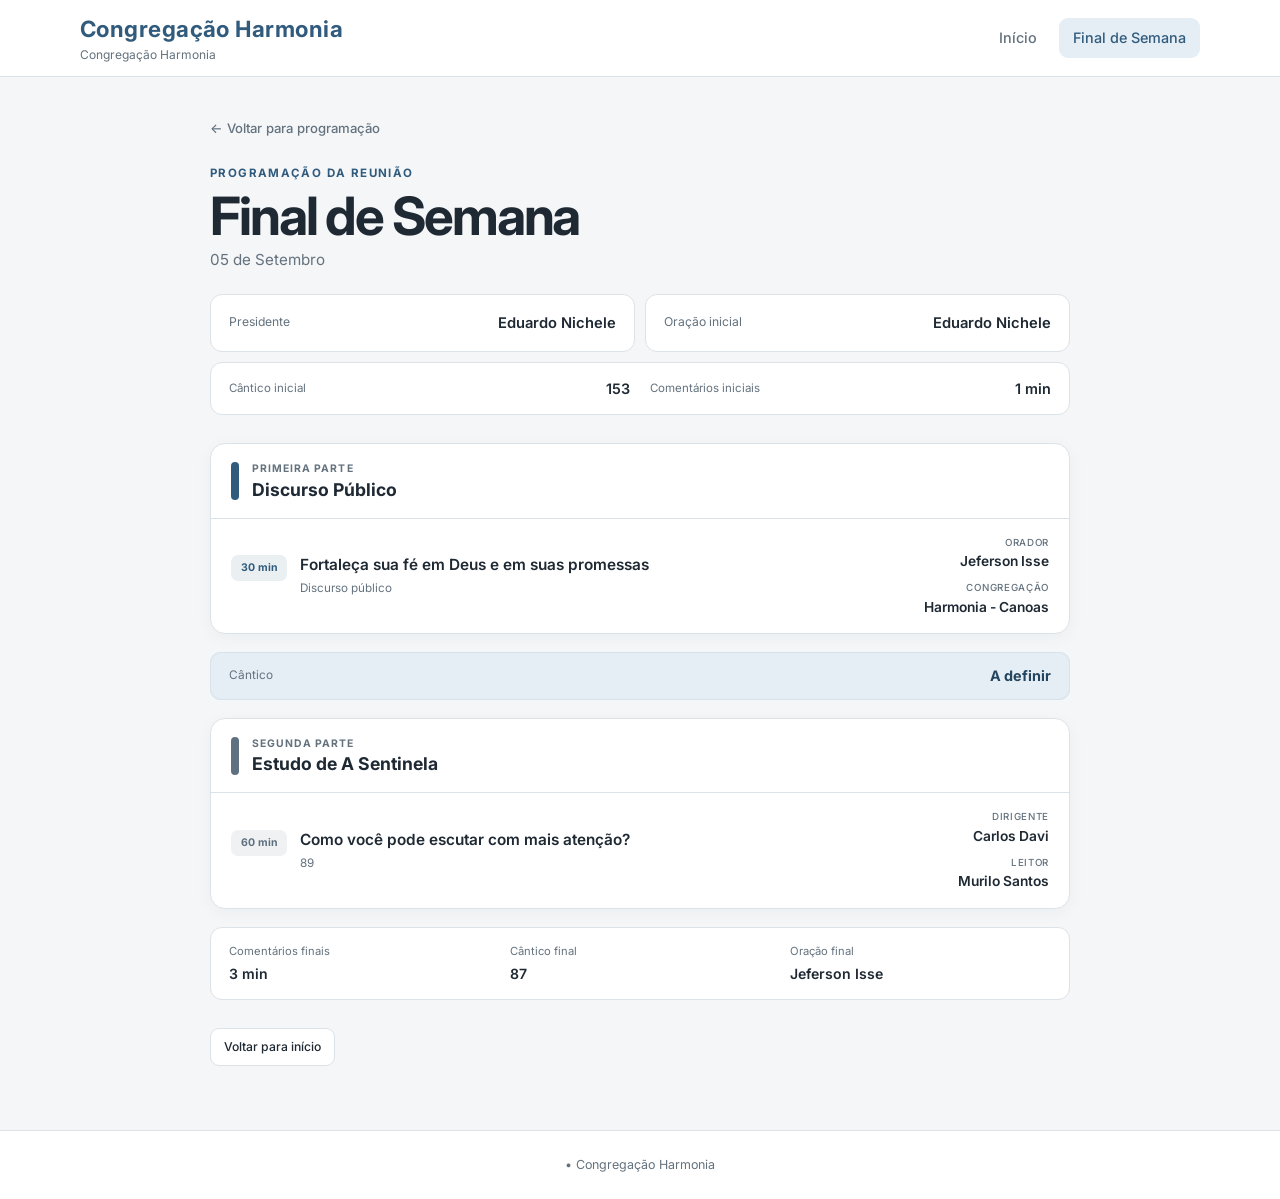
<file: finalsemana.html>
<!DOCTYPE html>
<html lang="pt-BR">
<head>
    <meta charset="UTF-8">
    <meta name="viewport" content="width=device-width, initial-scale=1.0">

    <meta
        name="description"
        content="Programação da reunião do final de semana — Congregação Harmonia"
    >

    <link rel="stylesheet" href="style.css">
    <link rel="stylesheet" href="finalsemana.css">

    <title>Final de Semana | Congregação Harmonia</title>
</head>

<body>

    <header class="site-header">
        <div class="container header-content">

            <a href="index.html" class="brand">
                <span class="brand-title">Congregação Harmonia</span>
                <span class="brand-subtitle">Congregação Harmonia</span>
            </a>

            <nav class="main-nav" aria-label="Navegação principal">
                <a href="index.html">Início</a>
                <a href="finalsemana.html" class="active">
                    Final de Semana
                </a>
            </nav>

        </div>
    </header>


    <main class="weekend-page">

        <div class="container weekend-container">

            <!-- CABEÇALHO -->
            <section class="weekend-hero">

                <a href="index.html" class="back-link">
                    ← Voltar para programação
                </a>

                <p class="eyebrow">
                    Programação da reunião
                </p>

                <h1>
                    Final de Semana
                </h1>

                <p
                    class="weekend-date"
                    data-final="data"
                >
                    Carregando...
                </p>

            </section>


            <!-- INFORMAÇÕES GERAIS -->
            <section class="weekend-info-grid">

                <div class="weekend-info-card">

                    <span>
                        Presidente
                    </span>

                    <strong data-final="presidente">
                        Carregando...
                    </strong>

                </div>


                <div class="weekend-info-card">

                    <span>
                        Oração inicial
                    </span>

                    <strong data-final="oracaoInicial">
                        Carregando...
                    </strong>

                </div>

            </section>


            <!-- ABERTURA -->
            <section class="weekend-opening">

                <div class="weekend-opening-item">

                    <span>
                        Cântico inicial
                    </span>

                    <strong data-final="canticoInicial">
                        —
                    </strong>

                </div>


                <div class="weekend-opening-item">

                    <span>
                        Comentários iniciais
                    </span>

                    <strong>
                        1 min
                    </strong>

                </div>

            </section>


            <!-- DISCURSO PÚBLICO -->
            <section class="weekend-section public-talk">

                <header class="weekend-section-header">

                    <span class="weekend-section-bar"></span>

                    <div>
                        <p>
                            Primeira parte
                        </p>

                        <h2>
                            Discurso Público
                        </h2>
                    </div>

                </header>


                <div class="weekend-section-content">

                    <article class="weekend-program-item">

                        <div class="weekend-program-main">

                            <span class="weekend-time">
                                30 min
                            </span>

                            <div>

                                <h3 data-final="temaDiscurso">
                                    Carregando...
                                </h3>

                                <p>
                                    Discurso público
                                </p>

                            </div>

                        </div>


                        <div class="weekend-assignment">

                            <div>

                                <span>
                                    Orador
                                </span>

                                <strong data-final="orador">
                                    Carregando...
                                </strong>

                            </div>


                            <div>

                                <span>
                                    Congregação
                                </span>

                                <strong data-final="congregacaoOrador">
                                    Carregando...
                                </strong>

                            </div>

                        </div>

                    </article>

                </div>

            </section>


            <!-- CÂNTICO ENTRE AS PARTES -->
            <section class="weekend-transition">

                <div>

                    <span>
                        Cântico
                    </span>

                    <strong data-final="canticoIntermediario">
                        —
                    </strong>

                </div>

            </section>


            <!-- ESTUDO DE A SENTINELA -->
            <section class="weekend-section watchtower">

                <header class="weekend-section-header">

                    <span class="weekend-section-bar"></span>

                    <div>
                        <p>
                            Segunda parte
                        </p>

                        <h2>
                            Estudo de A Sentinela
                        </h2>
                    </div>

                </header>


                <div class="weekend-section-content">

                    <article class="weekend-program-item">

                        <div class="weekend-program-main">

                            <span class="weekend-time">
                                60 min
                            </span>

                            <div>

                                <h3 data-final="artigoSentinela">
                                    Carregando...
                                </h3>

                                <p data-final="temaSentinela">
                                    Carregando...
                                </p>

                            </div>

                        </div>


                        <div class="weekend-assignment">

                            <div>

                                <span>
                                    Dirigente
                                </span>

                                <strong data-final="dirigenteSentinela">
                                    Carregando...
                                </strong>

                            </div>


                            <div>

                                <span>
                                    Leitor
                                </span>

                                <strong data-final="leitorSentinela">
                                    Carregando...
                                </strong>

                            </div>

                        </div>

                    </article>

                </div>

            </section>


            <!-- ENCERRAMENTO -->
            <section class="weekend-closing">

                <div>

                    <span>
                        Comentários finais
                    </span>

                    <strong>
                        3 min
                    </strong>

                </div>


                <div>

                    <span>
                        Cântico final
                    </span>

                    <strong data-final="canticoFinal">
                        —
                    </strong>

                </div>


                <div>

                    <span>
                        Oração final
                    </span>

                    <strong data-final="oracaoFinal">
                        Carregando...
                    </strong>

                </div>

            </section>


            <!-- AÇÕES -->
            <section class="weekend-actions">

                <a
                    href="index.html"
                    class="weekend-secondary-action"
                >
                    Voltar para início
                </a>

            </section>

        </div>

    </main>


    <footer class="site-footer">

        <div class="container">

            <p>
                • Congregação Harmonia
            </p>

        </div>

    </footer>


    <script src="finalsemana.js"></script>

</body>
</html>
</file>
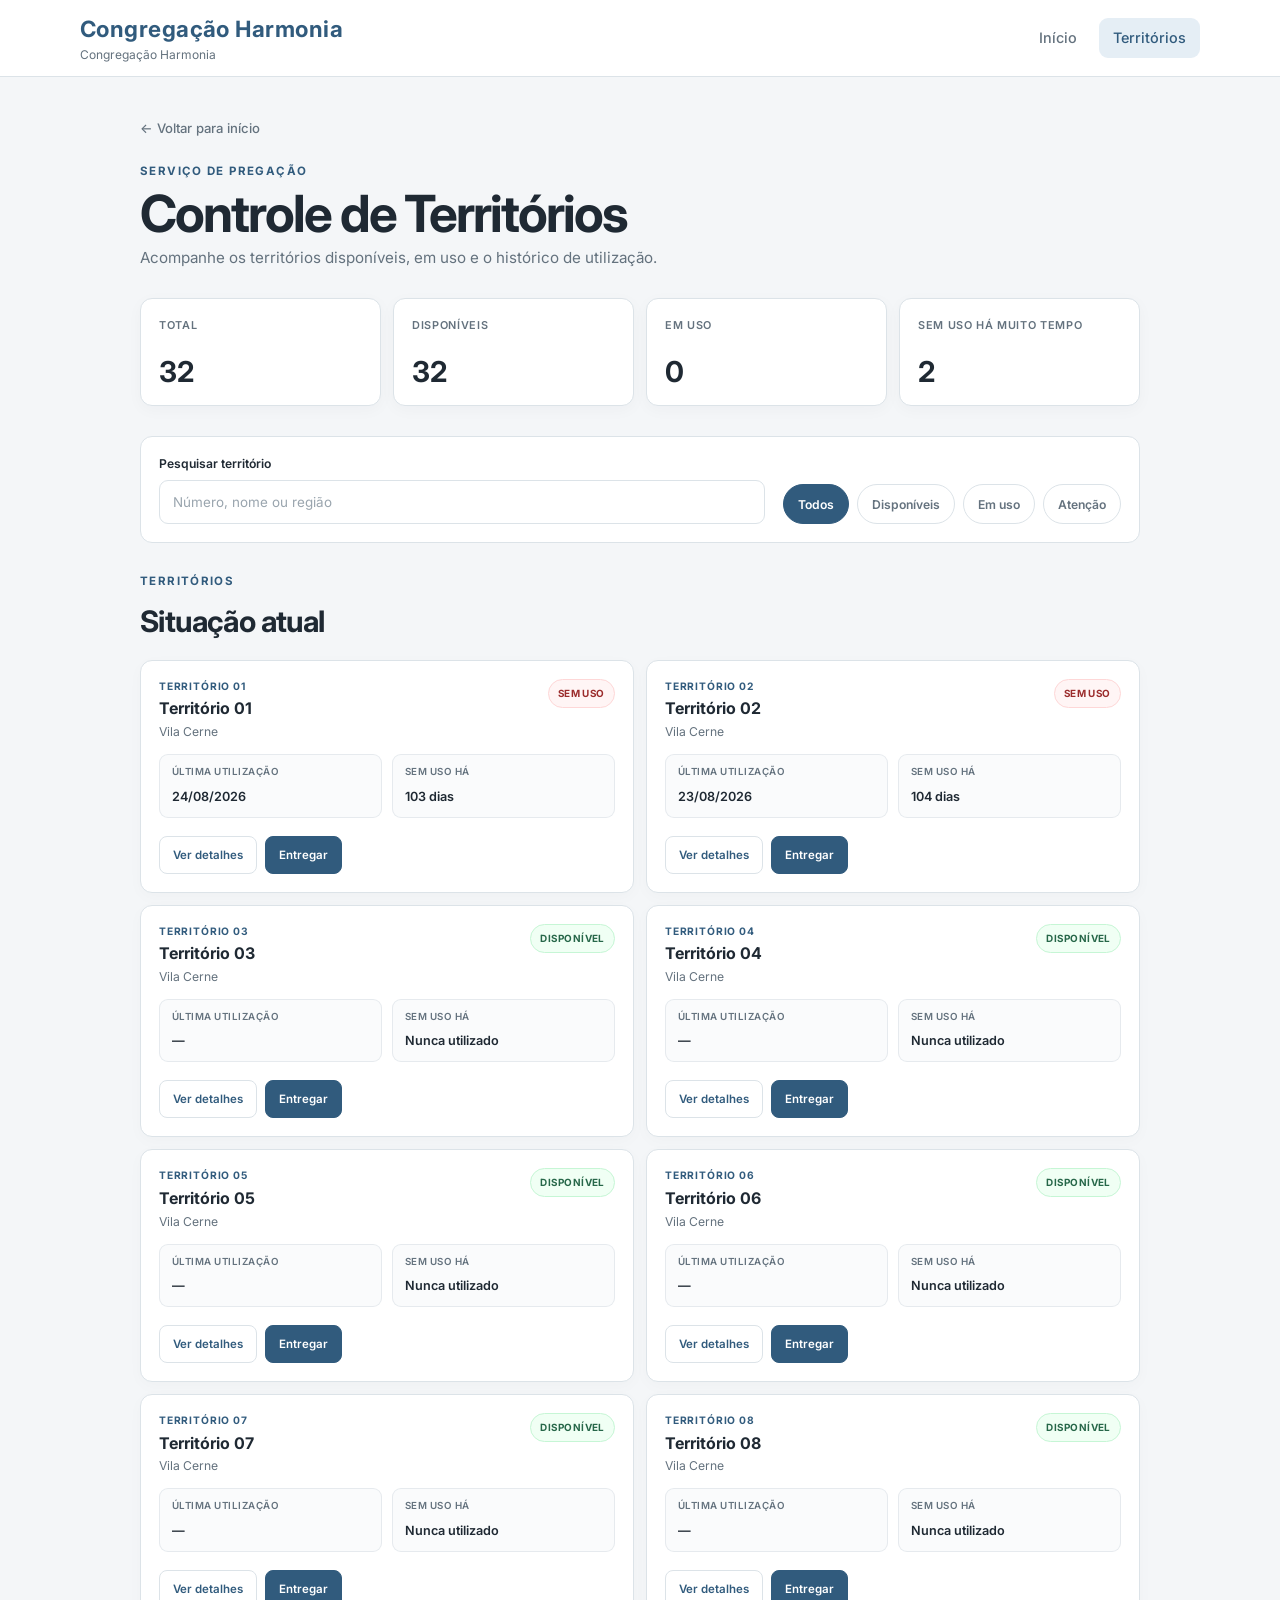
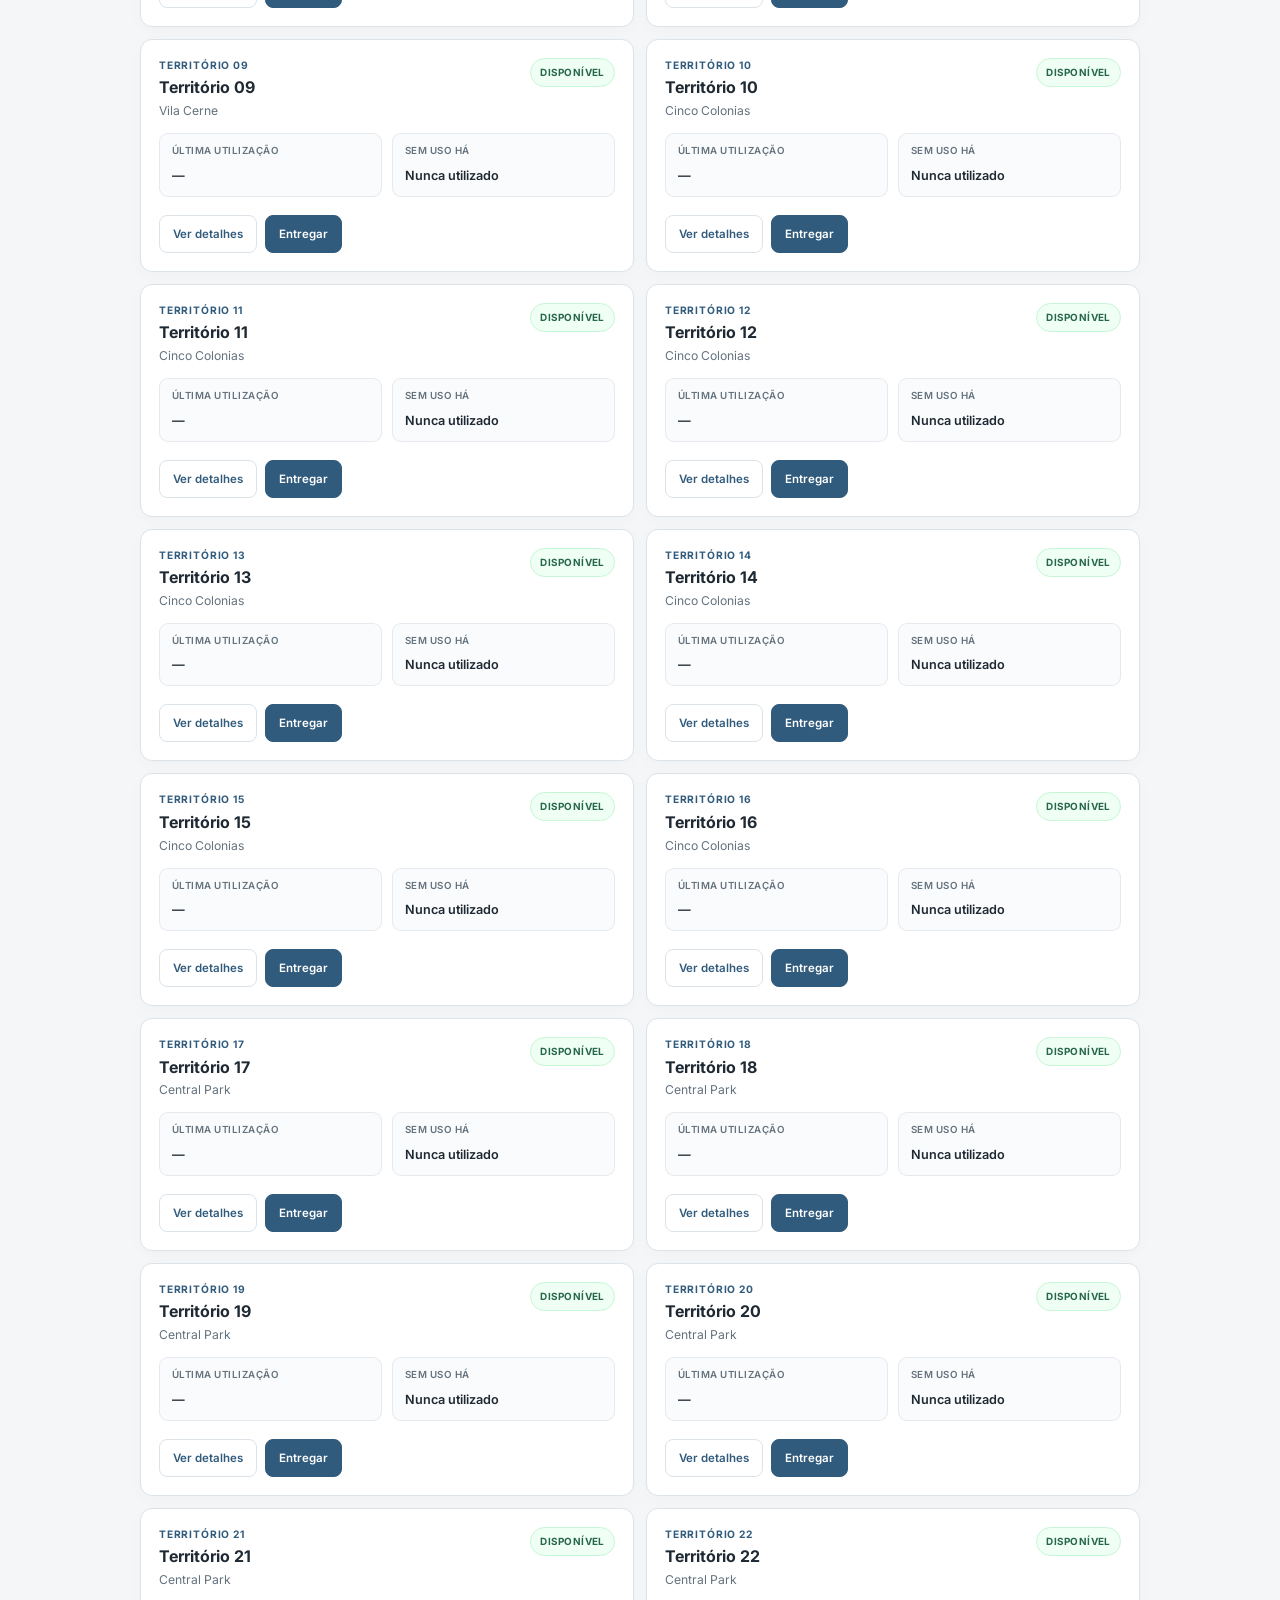
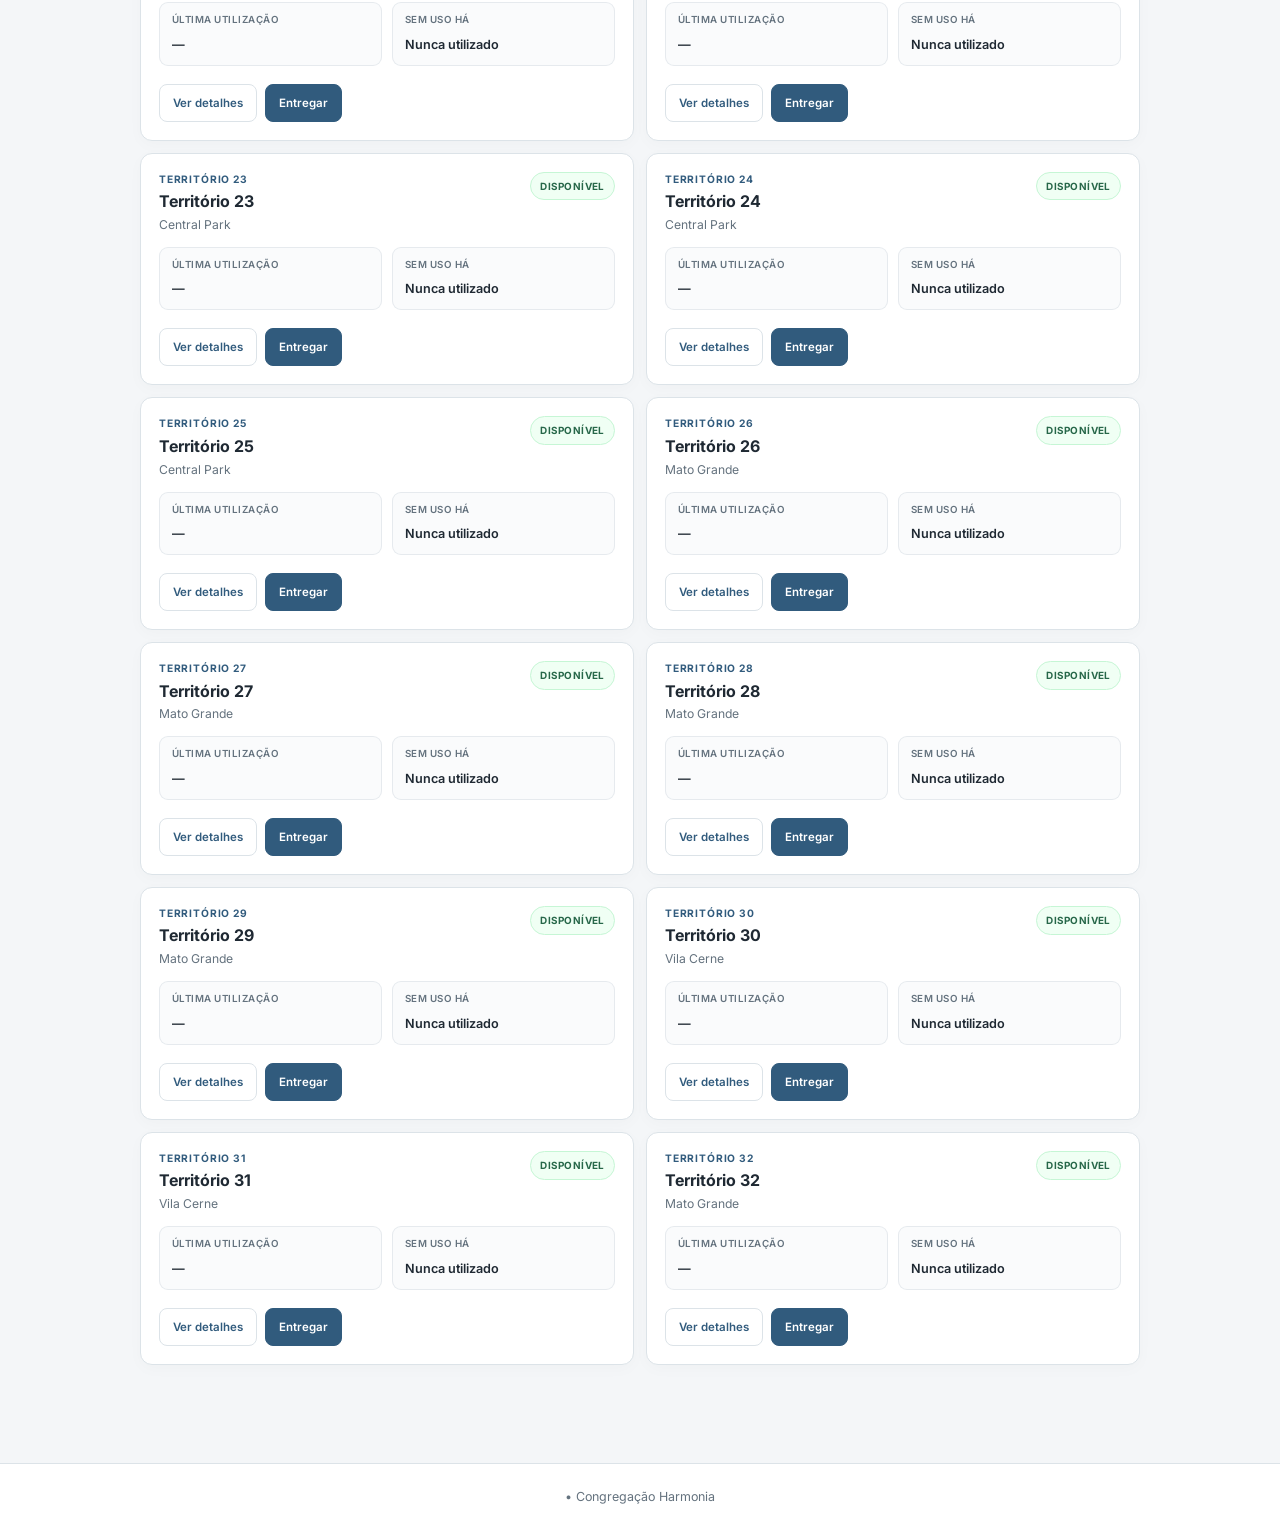
<file: territorios.html>
<!DOCTYPE html>
<html lang="pt-BR">
<head>
    <meta charset="UTF-8">

    <meta
        name="viewport"
        content="width=device-width, initial-scale=1.0"
    >

    <meta
        name="description"
        content="Controle de territórios da Congregação Harmonia"
    >

    <link rel="stylesheet" href="style.css">
    <link rel="stylesheet" href="territorios.css">

    <title>Controle de Territórios | Congregação Harmonia</title>
</head>

<body>

    <header class="site-header">
        <div class="container header-content">

            <a href="index.html" class="brand">
                <span class="brand-title">
                    Congregação Harmonia
                </span>

                <span class="brand-subtitle">
                    Congregação Harmonia
                </span>
            </a>

            <nav
                class="main-nav"
                aria-label="Navegação principal"
            >
                <a href="index.html">
                    Início
                </a>

                <a
                    href="territorios.html"
                    class="active"
                >
                    Territórios
                </a>
            </nav>

        </div>
    </header>


    <main class="territory-page">

        <div class="container territory-container">

            <!-- CABEÇALHO -->
            <section class="territory-hero">

                <a
                    href="index.html"
                    class="back-link"
                >
                    ← Voltar para início
                </a>

                <p class="eyebrow">
                    Serviço de Pregação
                </p>

                <h1>
                    Controle de Territórios
                </h1>

                <p class="territory-description">
                    Acompanhe os territórios disponíveis,
                    em uso e o histórico de utilização.
                </p>

            </section>


            <!-- RESUMO -->
            <section class="territory-summary">

                <article class="territory-summary-card">

                    <span>
                        Total
                    </span>

                    <strong data-resumo="total">
                        —
                    </strong>

                </article>


                <article class="territory-summary-card">

                    <span>
                        Disponíveis
                    </span>

                    <strong data-resumo="disponiveis">
                        —
                    </strong>

                </article>


                <article class="territory-summary-card">

                    <span>
                        Em uso
                    </span>

                    <strong data-resumo="emUso">
                        —
                    </strong>

                </article>


                <article class="territory-summary-card">

                    <span>
                        Sem uso há muito tempo
                    </span>

                    <strong data-resumo="semUso">
                        —
                    </strong>

                </article>

            </section>


            <!-- FILTROS -->
            <section class="territory-tools">

                <div class="territory-search">

                    <label for="territory-search">
                        Pesquisar território
                    </label>

                    <input
                        type="search"
                        id="territory-search"
                        placeholder="Número, nome ou região"
                        data-territory-search
                    >

                </div>


                <div
                    class="territory-filters"
                    aria-label="Filtros de território"
                >

                    <button
                        type="button"
                        class="territory-filter active"
                        data-filter="todos"
                    >
                        Todos
                    </button>

                    <button
                        type="button"
                        class="territory-filter"
                        data-filter="disponivel"
                    >
                        Disponíveis
                    </button>

                    <button
                        type="button"
                        class="territory-filter"
                        data-filter="em-uso"
                    >
                        Em uso
                    </button>

                    <button
                        type="button"
                        class="territory-filter"
                        data-filter="alerta"
                    >
                        Atenção
                    </button>

                </div>

            </section>


            <!-- LISTA -->
            <section class="territory-section">

                <div class="section-heading">

                    <p class="eyebrow">
                        Territórios
                    </p>

                    <h2>
                        Situação atual
                    </h2>

                </div>


                <div
                    class="territory-grid"
                    data-territory-list
                >
                    <!-- Preenchido pelo JavaScript -->
                </div>

            </section>

        </div>

    </main>


    <footer class="site-footer">

        <div class="container">

            <p>
                • Congregação Harmonia
            </p>

        </div>

    </footer>

    <!-- ========================================
     MODAL DE MOVIMENTAÇÃO
========================================= -->

<div
    class="territory-modal"
    data-territory-modal
    hidden
>

    <div
        class="territory-modal-backdrop"
        data-modal-close
    ></div>


    <section
        class="territory-modal-card"
        role="dialog"
        aria-modal="true"
        aria-labelledby="territory-modal-title"
    >

        <header class="territory-modal-header">

            <div>

                <p class="eyebrow">
                    Controle de Territórios
                </p>

                <h2
                    id="territory-modal-title"
                    data-modal-title
                >
                    Movimentação
                </h2>

            </div>


            <button
                type="button"
                class="territory-modal-close"
                data-modal-close
                aria-label="Fechar"
            >
                ×
            </button>

        </header>


        <!-- ENTREGA -->
        <form
            class="territory-form"
            data-form-delivery
            hidden
        >

            <input
                type="hidden"
                data-delivery-id
            >


            <div class="territory-form-info">

                <span>
                    Território
                </span>

                <strong data-delivery-territory>
                    —
                </strong>

            </div>


            <div class="territory-form-group">

                <label for="delivery-leader">
                    Dirigente
                </label>

                <input
                    type="text"
                    id="delivery-leader"
                    data-delivery-leader
                    placeholder="Nome do dirigente"
                    required
                >

            </div>


            <div class="territory-form-group">

                <label for="delivery-date">
                    Data da entrega
                </label>

                <input
                    type="date"
                    id="delivery-date"
                    data-delivery-date
                    required
                >

            </div>


            <div class="territory-form-group">

                <label for="delivery-note">
                    Observação
                </label>

                <textarea
                    id="delivery-note"
                    data-delivery-note
                    placeholder="Opcional"
                ></textarea>

            </div>


            <div class="territory-form-actions">

                <button
                    type="button"
                    class="territory-action"
                    data-modal-close
                >
                    Cancelar
                </button>

                <button
                    type="submit"
                    class="territory-action primary"
                >
                    Confirmar entrega
                </button>

            </div>

        </form>


        <!-- DEVOLUÇÃO -->
        <form
            class="territory-form"
            data-form-return
            hidden
        >

            <input
                type="hidden"
                data-return-id
            >


            <div class="territory-form-summary">

                <div>
                    <span>
                        Território
                    </span>

                    <strong data-return-territory>
                        —
                    </strong>
                </div>


                <div>
                    <span>
                        Dirigente
                    </span>

                    <strong data-return-leader>
                        —
                    </strong>
                </div>


                <div>
                    <span>
                        Entregue em
                    </span>

                    <strong data-return-delivery-date>
                        —
                    </strong>
                </div>


                <div>
                    <span>
                        Tempo em uso
                    </span>

                    <strong data-return-days>
                        —
                    </strong>
                </div>

            </div>


            <div class="territory-form-group">

                <label for="return-date">
                    Data da devolução
                </label>

                <input
                    type="date"
                    id="return-date"
                    data-return-date
                    required
                >

            </div>


            <div class="territory-form-group">

                <label for="return-note">
                    Observação da devolução
                </label>

                <textarea
                    id="return-note"
                    data-return-note
                    placeholder="Opcional"
                ></textarea>

            </div>


            <div class="territory-form-actions">

                <button
                    type="button"
                    class="territory-action"
                    data-modal-close
                >
                    Cancelar
                </button>

                <button
                    type="submit"
                    class="territory-action primary"
                >
                    Confirmar devolução
                </button>

            </div>

        </form>

    </section>

</div>



    <script src="territorios.js"></script>

</body>
</html>
</file>
<file: style.css>
@import url('https://fonts.googleapis.com/css2?family=Inter:wght@400;500;600;700&display=swap');

:root {
    --bg: #f4f6f8;
    --surface: #ffffff;
    --surface-soft: #eef3f7;

    --primary: #315b7d;
    --primary-dark: #24455f;
    --primary-light: #e5eef5;

    --text: #1f2933;
    --text-soft: #64727e;
    --border: #dce3e8;

    --radius: 16px;
    --shadow: 0 8px 30px rgba(25, 42, 55, 0.08);
}

* {
    margin: 0;
    padding: 0;
    box-sizing: border-box;
}

html {
    scroll-behavior: smooth;
}

body {
    min-height: 100vh;
    font-family: 'Inter', Arial, sans-serif;
    background: var(--bg);
    color: var(--text);
    line-height: 1.5;
}

a {
    color: inherit;
    text-decoration: none;
}

.container {
    width: min(1120px, calc(100% - 32px));
    margin: 0 auto;
}


/* =========================
   CABEÇALHO
========================= */

.site-header {
    position: sticky;
    top: 0;
    z-index: 100;
    background: rgba(255, 255, 255, 0.96);
    border-bottom: 1px solid var(--border);
    backdrop-filter: blur(10px);
}

.header-content {
    min-height: 76px;
    display: flex;
    align-items: center;
    justify-content: space-between;
    gap: 24px;
}

.brand {
    display: flex;
    flex-direction: column;
}

.brand-title {
    color: var(--primary);
    font-size: 1.4rem;
    font-weight: 700;
    letter-spacing: 0.02em;
}

.brand-subtitle {
    margin-top: 1px;
    color: var(--text-soft);
    font-size: 0.75rem;
}

.main-nav {
    display: flex;
    align-items: center;
    gap: 8px;
}

.main-nav a {
    padding: 9px 14px;
    border-radius: 9px;
    color: var(--text-soft);
    font-size: 0.9rem;
    font-weight: 500;
    transition:
        color 0.2s ease,
        background 0.2s ease;
}

.main-nav a:hover,
.main-nav a.active {
    color: var(--primary);
    background: var(--primary-light);
}


/* =========================
   HERO
========================= */

.hero {
    padding: 64px 0 42px;
}

.hero-content {
    text-align: center;
}

.eyebrow {
    margin-bottom: 9px;
    color: var(--primary);
    text-transform: uppercase;
    letter-spacing: 0.12em;
    font-size: 0.72rem;
    font-weight: 700;
}

.hero h1 {
    max-width: 760px;
    margin: 0 auto;
    font-size: clamp(2rem, 4.5vw, 3.2rem);
    line-height: 1.08;
    letter-spacing: -0.035em;
}

.hero-description {
    max-width: 600px;
    margin: 16px auto 0;
    color: var(--text-soft);
    font-size: 1rem;
}


/* =========================
   ESTA SEMANA
========================= */

.current-week-card {
    max-width: 720px;
    margin: 30px auto 0;
    padding: 20px 22px;

    display: flex;
    align-items: center;
    justify-content: space-between;
    gap: 22px;

    text-align: left;

    background: var(--surface);
    border: 1px solid var(--border);
    border-radius: var(--radius);
    box-shadow: var(--shadow);
}

.current-week-card > div {
    display: flex;
    flex-direction: column;
    gap: 4px;
}

.card-label {
    color: var(--primary);
    font-size: 0.75rem;
    font-weight: 700;
    text-transform: uppercase;
    letter-spacing: 0.08em;
}

.current-week-card strong {
    font-size: 1.05rem;
}

.primary-action {
    padding: 11px 18px;
    border-radius: 10px;

    background: var(--primary);
    color: #ffffff;

    font-size: 0.9rem;
    font-weight: 600;
    white-space: nowrap;

    transition:
        background 0.2s ease,
        transform 0.2s ease;
}

.primary-action:hover {
    background: var(--primary-dark);
    transform: translateY(-1px);
}


/* =========================
   SEÇÕES
========================= */

.meetings-section,
.weeks-section {
    padding: 28px 0;
}

.weeks-section {
    padding-bottom: 64px;
}

.section-heading {
    margin-bottom: 18px;
}

.section-heading h2 {
    font-size: clamp(1.4rem, 3vw, 1.85rem);
    letter-spacing: -0.02em;
}


/* =========================
   REUNIÕES
========================= */

.meeting-grid {
    display: grid;
    grid-template-columns: repeat(2, 1fr);
    gap: 16px;
}

.meeting-card {
    padding: 22px;

    display: flex;
    align-items: center;
    gap: 18px;

    background: var(--surface);
    border: 1px solid var(--border);
    border-radius: var(--radius);

    box-shadow: 0 4px 18px rgba(25, 42, 55, 0.04);

    transition:
        transform 0.2s ease,
        box-shadow 0.2s ease,
        border-color 0.2s ease;
}

.meeting-card:hover {
    transform: translateY(-3px);
    box-shadow: var(--shadow);
    border-color: #bdccd7;
}

.meeting-icon {
    width: 50px;
    height: 50px;
    flex-shrink: 0;

    display: grid;
    place-items: center;

    background: var(--primary-light);
    border-radius: 13px;
    font-size: 1.4rem;
}

.meeting-card div {
    display: flex;
    flex-direction: column;
    gap: 3px;
}

.meeting-card strong {
    font-size: 1rem;
}

.meeting-card div span {
    color: var(--text-soft);
    font-size: 0.85rem;
}


/* =========================
   SEMANAS
========================= */

.weeks-grid {
    display: grid;
    grid-template-columns: repeat(5, 1fr);
    gap: 14px;
}

.week-card {
    min-height: 108px;
    padding: 17px;

    display: flex;
    flex-direction: column;
    justify-content: space-between;

    background: var(--surface);
    border: 1px solid var(--border);
    border-radius: 14px;

    transition:
        transform 0.2s ease,
        border-color 0.2s ease,
        box-shadow 0.2s ease;
}

.week-card span {
    color: var(--text-soft);
    font-size: 0.78rem;
    font-weight: 500;
}

.week-card strong {
    color: var(--primary);
    font-size: 1.8rem;
    line-height: 1;
}

.week-card:hover {
    transform: translateY(-3px);
    border-color: #b9cad6;
    box-shadow: 0 6px 20px rgba(25, 42, 55, 0.07);
}

.week-card.current {
    background: var(--primary);
    border-color: var(--primary);
}

.week-card.current span {
    color: rgba(255, 255, 255, 0.75);
}

.week-card.current strong {
    color: #ffffff;
}


/* =========================
   RODAPÉ
========================= */

.site-footer {
    background: var(--surface);
    border-top: 1px solid var(--border);
}

.site-footer .container {
    min-height: 68px;
    display: flex;
    align-items: center;
    justify-content: center;
}

.site-footer p {
    color: var(--text-soft);
    font-size: 0.78rem;
}


/* =========================
   TABLET
========================= */

@media (max-width: 800px) {
    .hero {
        padding-top: 50px;
    }

    .meeting-grid {
        grid-template-columns: 1fr;
    }

    .weeks-grid {
        grid-template-columns: repeat(3, 1fr);
    }
}


/* =========================
   CELULAR
========================= */

@media (max-width: 560px) {
    .container {
        width: min(100% - 24px, 1120px);
    }

    .header-content {
        min-height: 68px;
        gap: 12px;
    }

    .brand-title {
        font-size: 1.15rem;
    }

    .brand-subtitle {
        font-size: 0.67rem;
    }

    .main-nav {
        gap: 2px;
    }

    .main-nav a {
        padding: 8px;
        font-size: 0.75rem;
    }

    .main-nav a:first-child {
        display: none;
    }

    .hero {
        padding: 32px 0 20px;
    }

    .eyebrow {
        margin-bottom: 7px;
        font-size: 0.68rem;
    }

    .hero h1 {
        font-size: 1.9rem;
        line-height: 1.12;
    }

    .hero-description {
        margin-top: 12px;
        font-size: 0.86rem;
    }

    .current-week-card {
        margin-top: 22px;
        padding: 16px;

        flex-direction: column;
        align-items: stretch;
        gap: 13px;
    }

    .primary-action {
        padding: 12px;
        text-align: center;
    }

    .meetings-section,
    .weeks-section {
        padding: 20px 0;
    }

    .weeks-section {
        padding-bottom: 48px;
    }

    .section-heading {
        margin-bottom: 14px;
    }

    .section-heading h2 {
        font-size: 1.35rem;
    }

    .meeting-grid {
        gap: 10px;
    }

    .meeting-card {
        padding: 16px;
    }

    .meeting-icon {
        width: 46px;
        height: 46px;
        font-size: 1.25rem;
    }

    .weeks-grid {
        grid-template-columns: repeat(2, 1fr);
        gap: 10px;
    }

    .week-card {
        min-height: 96px;
        padding: 15px;
    }

    .week-card strong {
        font-size: 1.6rem;
    }
}


/* =========================
   CELULARES MUITO PEQUENOS
========================= */

@media (max-width: 360px) {
    .brand-subtitle {
        display: none;
    }

    .hero h1 {
        font-size: 1.72rem;
    }

    .meeting-card {
        gap: 13px;
    }
}
/* =========================
   ARRANJO DE CAMPO
========================= */

.field-service-section {
    padding: 28px 0;
}

.field-service-card {
    padding: 20px 22px;

    display: grid;
    grid-template-columns: 1.4fr 1fr auto;
    align-items: center;
    gap: 24px;

    background: var(--surface);
    border: 1px solid var(--border);
    border-radius: var(--radius);

    box-shadow: var(--shadow);
}

.field-service-main {
    min-width: 0;
}

.field-service-label {
    color: var(--primary);

    font-size: 0.68rem;
    font-weight: 700;

    text-transform: uppercase;
    letter-spacing: 0.08em;
}

.field-service-main h3 {
    margin-top: 4px;

    font-size: 1.05rem;
}

.field-service-main p {
    margin-top: 3px;

    color: var(--text-soft);

    font-size: 0.82rem;
}

.field-service-leader {
    display: flex;
    flex-direction: column;
}

.field-service-leader span {
    color: var(--text-soft);

    font-size: 0.65rem;

    text-transform: uppercase;
    letter-spacing: 0.06em;
}

.field-service-leader strong {
    margin-top: 3px;

    font-size: 0.88rem;
}


/* CELULAR */

@media (max-width: 650px) {

    .field-service-card {
        padding: 16px;

        grid-template-columns: 1fr;

        gap: 15px;
    }

    .field-service-leader {
        padding-top: 12px;

        border-top: 1px solid var(--border);
    }

    .field-service-card .primary-action {
        text-align: center;
    }
}
/* =====================================================
   ANÚNCIOS IMPORTANTES
===================================================== */

.announcements-section {
    padding: 34px 0 10px;
}

.announcements-section[hidden] {
    display: none;
}

.announcements-list {
    display: grid;
    gap: 12px;
}

.announcement-card {
    position: relative;

    padding: 18px 20px 18px 24px;

    background: var(--surface);

    border: 1px solid var(--border);
    border-radius: 12px;

    box-shadow: 0 3px 14px rgba(25, 42, 55, 0.03);
}

.announcement-card::before {
    content: "";

    position: absolute;

    top: 14px;
    bottom: 14px;
    left: 0;

    width: 4px;

    background: var(--primary);

    border-radius: 0 4px 4px 0;
}

.announcement-card h3 {
    margin: 0 0 5px;

    color: var(--text);

    font-size: 0.95rem;
    font-weight: 650;
}

.announcement-card p {
    margin: 0;

    color: var(--text-soft);

    font-size: 0.82rem;
    line-height: 1.5;
}


/* ANÚNCIO EM DESTAQUE */

.announcement-card.highlight {
    background: var(--primary-light);

    border-color: rgba(49, 91, 125, 0.12);
}

.announcement-card.highlight::before {
    width: 5px;
}


/* MOBILE */

@media (max-width: 560px) {

    .announcements-section {
        padding-top: 26px;
    }

    .announcement-card {
        padding: 15px 16px 15px 20px;
    }

    .announcement-card h3 {
        font-size: 0.88rem;
    }

    .announcement-card p {
        font-size: 0.77rem;
    }
}
/* =====================================================
   ACESSO À ADMINISTRAÇÃO
===================================================== */

.footer-content {
    display: flex;
    align-items: center;
    justify-content: space-between;

    gap: 20px;
}

.admin-access-link {
    display: inline-flex;
    align-items: center;

    gap: 6px;

    color: var(--text-soft);

    font-size: 0.72rem;
    font-weight: 500;

    text-decoration: none;

    opacity: 0.7;

    transition:
        color 0.2s ease,
        opacity 0.2s ease;
}

.admin-access-link:hover {
    color: var(--primary);
    opacity: 1;
}


@media (max-width: 600px) {

    .footer-content {
        flex-direction: column;

        align-items: flex-start;

        gap: 10px;
    }

    .admin-access-link {
        font-size: 0.68rem;
    }
}
</file>
<file: admin.css>
/* =====================================================
   HARMONIA
   Painel Administrativo
===================================================== */


/* =====================================================
   ESTRUTURA GERAL
===================================================== */

.admin-page {
    min-height: 100vh;

    display: flex;
    align-items: center;
    justify-content: center;

    padding: 40px 20px;

    background: var(--background, #f5f7f9);
}


/* Garante que elementos com hidden realmente desapareçam */
[hidden] {
    display: none !important;
}


/* =====================================================
   LOGIN
===================================================== */

.admin-login {
    width: 100%;
    max-width: 460px;
}


.admin-login-card {
    padding: 36px;

    background: var(--surface, #ffffff);

    border: 1px solid var(--border, #dfe5ea);
    border-radius: 18px;

    box-shadow:
        0 12px 40px rgba(25, 42, 55, 0.08);
}


.admin-login-header {
    margin-bottom: 28px;
}


.admin-login-header .eyebrow {
    margin-bottom: 8px;
}


.admin-login-header h1 {
    margin: 0 0 10px;

    color: var(--text, #1f2933);

    font-size: 2rem;
    line-height: 1.1;

    letter-spacing: -0.035em;
}


.admin-login-header > p:last-child {
    margin: 0;

    color: var(--text-soft, #697784);

    font-size: 0.9rem;
    line-height: 1.5;
}


/* =====================================================
   FORMULÁRIO DE LOGIN
===================================================== */

.admin-login-form {
    display: flex;
    flex-direction: column;

    gap: 18px;
}


.admin-field {
    display: flex;
    flex-direction: column;

    gap: 7px;
}


.admin-field label {
    color: var(--text, #1f2933);

    font-size: 0.78rem;
    font-weight: 600;
}


.admin-field input {
    width: 100%;
    min-height: 48px;

    padding: 0 14px;

    color: var(--text, #1f2933);

    font-family: inherit;
    font-size: 0.9rem;

    background: #ffffff;

    border: 1px solid var(--border, #dfe5ea);
    border-radius: 10px;

    outline: none;

    transition:
        border-color 0.2s ease,
        box-shadow 0.2s ease;
}


.admin-field input::placeholder {
    color: #9aa5ae;
}


.admin-field input:focus {
    border-color: var(--primary, #315b7d);

    box-shadow:
        0 0 0 3px rgba(49, 91, 125, 0.1);
}


/* =====================================================
   BOTÃO PRINCIPAL
===================================================== */

.admin-primary-button {
    min-height: 48px;

    display: inline-flex;
    align-items: center;
    justify-content: center;

    padding: 0 20px;

    color: #ffffff;

    font-family: inherit;
    font-size: 0.85rem;
    font-weight: 650;

    background: var(--primary, #315b7d);

    border: none;
    border-radius: 10px;

    cursor: pointer;

    transition:
        background 0.2s ease,
        transform 0.2s ease,
        box-shadow 0.2s ease;
}


.admin-primary-button:hover {
    background: var(--primary-dark, #244863);

    transform: translateY(-1px);

    box-shadow:
        0 5px 14px rgba(49, 91, 125, 0.18);
}


.admin-primary-button:active {
    transform: translateY(0);
}


/* =====================================================
   ERRO DE LOGIN
===================================================== */

.admin-login-error {
    margin: -4px 0 0;

    padding: 10px 12px;

    color: #9b2c2c;

    font-size: 0.78rem;
    font-weight: 500;

    background: #fff5f5;

    border: 1px solid #fed7d7;
    border-radius: 8px;
}


/* =====================================================
   VOLTAR PARA O SITE
===================================================== */

.admin-back-link {
    display: inline-flex;

    margin-top: 24px;

    color: var(--text-soft, #697784);

    font-size: 0.78rem;
    font-weight: 500;

    text-decoration: none;

    transition: color 0.2s ease;
}


.admin-back-link:hover {
    color: var(--primary, #315b7d);
}


/* =====================================================
   DASHBOARD
===================================================== */

.admin-dashboard {
    width: 100%;
    max-width: 1000px;

    margin: auto;

    background: var(--surface, #ffffff);

    border: 1px solid var(--border, #dfe5ea);
    border-radius: 18px;

    box-shadow:
        0 12px 40px rgba(25, 42, 55, 0.07);

    overflow: hidden;
}


/* =====================================================
   CABEÇALHO DO PAINEL
===================================================== */

.admin-header {
    padding: 26px 30px;

    display: flex;
    align-items: center;
    justify-content: space-between;

    gap: 24px;

    border-bottom: 1px solid var(--border, #dfe5ea);
}


.admin-header .eyebrow {
    margin-bottom: 5px;
}


.admin-header h1 {
    margin: 0;

    color: var(--text, #1f2933);

    font-size: 1.5rem;

    letter-spacing: -0.025em;
}


/* =====================================================
   BOTÃO SAIR
===================================================== */

.admin-logout-button {
    min-height: 38px;

    padding: 0 15px;

    color: var(--text-soft, #697784);

    font-family: inherit;
    font-size: 0.76rem;
    font-weight: 600;

    background: transparent;

    border: 1px solid var(--border, #dfe5ea);
    border-radius: 8px;

    cursor: pointer;

    transition:
        color 0.2s ease,
        border-color 0.2s ease,
        background 0.2s ease;
}


.admin-logout-button:hover {
    color: var(--primary, #315b7d);

    background: #f7f9fa;

    border-color: #c8d3dc;
}


/* =====================================================
   CONTEÚDO
===================================================== */

.admin-content {
    padding: 34px 30px 40px;
}


.admin-content > .eyebrow {
    margin-bottom: 5px;
}


.admin-content > h2 {
    margin: 0 0 24px;

    color: var(--text, #1f2933);

    font-size: 1.45rem;

    letter-spacing: -0.025em;
}


/* =====================================================
   MENU ADMINISTRATIVO
===================================================== */

.admin-menu {
    display: grid;
    grid-template-columns: repeat(2, minmax(0, 1fr));

    gap: 14px;
}


.admin-menu-card {
    min-height: 110px;

    padding: 20px;

    display: flex;
    flex-direction: column;
    align-items: flex-start;
    justify-content: center;

    gap: 5px;

    text-align: left;

    font-family: inherit;

    background: var(--surface, #ffffff);

    border: 1px solid var(--border, #dfe5ea);
    border-radius: 12px;

    cursor: pointer;

    transition:
        border-color 0.2s ease,
        background 0.2s ease,
        transform 0.2s ease,
        box-shadow 0.2s ease;
}


.admin-menu-card:hover {
    background: #f8fafb;

    border-color: #bdcad4;

    transform: translateY(-2px);

    box-shadow:
        0 6px 18px rgba(25, 42, 55, 0.05);
}


.admin-menu-card strong {
    color: var(--text, #1f2933);

    font-size: 0.95rem;
    font-weight: 650;
}


.admin-menu-card span {
    color: var(--text-soft, #697784);

    font-size: 0.78rem;
    line-height: 1.4;
}


/* =====================================================
   RODAPÉ DO PAINEL
===================================================== */

.admin-footer {
    padding: 18px 30px;

    display: flex;
    align-items: center;

    background: #fafbfc;

    border-top: 1px solid var(--border, #dfe5ea);
}


.admin-footer a {
    color: var(--text-soft, #697784);

    font-size: 0.76rem;
    font-weight: 500;

    text-decoration: none;
}


.admin-footer a:hover {
    color: var(--primary, #315b7d);
}


/* =====================================================
   ELEMENTOS PARA OS FORMULÁRIOS FUTUROS
===================================================== */

.admin-editor {
    margin-top: 28px;

    padding-top: 28px;

    border-top: 1px solid var(--border, #dfe5ea);
}


.admin-form {
    display: grid;

    gap: 18px;
}


.admin-form-grid {
    display: grid;
    grid-template-columns: repeat(2, minmax(0, 1fr));

    gap: 16px;
}


.admin-form-group {
    display: flex;
    flex-direction: column;

    gap: 7px;
}


.admin-form-group.full {
    grid-column: 1 / -1;
}


.admin-form-group label {
    color: var(--text, #1f2933);

    font-size: 0.76rem;
    font-weight: 600;
}


.admin-form-group input,
.admin-form-group select,
.admin-form-group textarea {
    width: 100%;

    padding: 11px 13px;

    color: var(--text, #1f2933);

    font-family: inherit;
    font-size: 0.84rem;

    background: #ffffff;

    border: 1px solid var(--border, #dfe5ea);
    border-radius: 9px;

    outline: none;

    transition:
        border-color 0.2s ease,
        box-shadow 0.2s ease;
}


.admin-form-group textarea {
    min-height: 100px;

    resize: vertical;
}


.admin-form-group input:focus,
.admin-form-group select:focus,
.admin-form-group textarea:focus {
    border-color: var(--primary, #315b7d);

    box-shadow:
        0 0 0 3px rgba(49, 91, 125, 0.08);
}


/* =====================================================
   BOTÕES SECUNDÁRIOS
===================================================== */

.admin-secondary-button {
    min-height: 42px;

    padding: 0 16px;

    color: var(--primary, #315b7d);

    font-family: inherit;
    font-size: 0.78rem;
    font-weight: 600;

    background: #ffffff;

    border: 1px solid var(--border, #dfe5ea);
    border-radius: 9px;

    cursor: pointer;

    transition:
        background 0.2s ease,
        border-color 0.2s ease;
}


.admin-secondary-button:hover {
    background: #f7f9fa;

    border-color: #bdcad4;
}


/* =====================================================
   MENSAGENS DO PAINEL
===================================================== */

.admin-message {
    margin: 16px 0 0;

    padding: 11px 13px;

    font-size: 0.78rem;
    line-height: 1.4;

    border-radius: 8px;
}


.admin-message.success {
    color: #276749;

    background: #f0fff4;

    border: 1px solid #c6f6d5;
}


.admin-message.error {
    color: #9b2c2c;

    background: #fff5f5;

    border: 1px solid #fed7d7;
}


/* =====================================================
   TABLET
===================================================== */

@media (max-width: 760px) {

    .admin-page {
        align-items: flex-start;

        padding: 24px 16px;
    }

    .admin-dashboard {
        border-radius: 14px;
    }

    .admin-header {
        padding: 22px;
    }

    .admin-content {
        padding: 28px 22px 34px;
    }

    .admin-footer {
        padding: 16px 22px;
    }

    .admin-menu {
        grid-template-columns: 1fr;
    }

    .admin-form-grid {
        grid-template-columns: 1fr;
    }

    .admin-form-group.full {
        grid-column: auto;
    }
}


/* =====================================================
   CELULAR
===================================================== */

@media (max-width: 520px) {

    .admin-page {
        padding: 18px 12px;
    }


    /* Login */

    .admin-login-card {
        padding: 26px 20px;

        border-radius: 14px;
    }

    .admin-login-header {
        margin-bottom: 24px;
    }

    .admin-login-header h1 {
        font-size: 1.65rem;
    }

    .admin-login-header > p:last-child {
        font-size: 0.82rem;
    }


    /* Dashboard */

    .admin-header {
        padding: 18px;

        align-items: flex-start;
    }

    .admin-header h1 {
        font-size: 1.2rem;
    }

    .admin-logout-button {
        min-height: 34px;

        padding: 0 12px;
    }

    .admin-content {
        padding: 24px 18px 30px;
    }

    .admin-content > h2 {
        margin-bottom: 18px;

        font-size: 1.25rem;
    }


    /* Cards */

    .admin-menu {
        gap: 10px;
    }

    .admin-menu-card {
        min-height: 92px;

        padding: 16px;
    }

    .admin-menu-card strong {
        font-size: 0.88rem;
    }

    .admin-menu-card span {
        font-size: 0.74rem;
    }


    /* Rodapé */

    .admin-footer {
        padding: 14px 18px;
    }
}


/* =====================================================
   CELULARES PEQUENOS
===================================================== */

@media (max-width: 360px) {

    .admin-login-card {
        padding: 22px 17px;
    }

    .admin-login-header h1 {
        font-size: 1.5rem;
    }

    .admin-header {
        gap: 12px;
    }

    .admin-header h1 {
        font-size: 1.08rem;
    }
}
/* =====================================================
   EDITOR DE ANÚNCIOS
===================================================== */

.admin-editor {
    padding: 30px;
}

.admin-editor-header {
    margin-bottom: 22px;

    display: flex;
    align-items: center;
    justify-content: space-between;

    gap: 20px;
}

.admin-announcements-list {
    display: grid;
    gap: 14px;

    margin-bottom: 16px;
}

.admin-announcement-card {
    padding: 18px;

    background: #ffffff;

    border: 1px solid var(--border, #dfe5ea);
    border-radius: 12px;
}

.admin-announcement-grid {
    display: grid;
    grid-template-columns: repeat(2, minmax(0, 1fr));

    gap: 14px;
}

.admin-announcement-grid .full {
    grid-column: 1 / -1;
}

.admin-announcement-actions {
    margin-top: 14px;

    display: flex;
    justify-content: flex-end;
}

.admin-remove-button {
    min-height: 36px;

    padding: 0 12px;

    color: #9b2c2c;

    background: #fff5f5;

    border: 1px solid #fed7d7;
    border-radius: 8px;

    cursor: pointer;
}

.admin-actions {
    margin-top: 18px;

    display: flex;
    flex-wrap: wrap;

    gap: 10px;
}

.admin-json-result {
    margin-top: 24px;
}

.admin-json-result label {
    display: block;

    margin-bottom: 7px;

    font-size: 0.78rem;
    font-weight: 600;
}

.admin-json-result textarea {
    width: 100%;
    min-height: 280px;

    padding: 14px;

    font-family: monospace;
    font-size: 0.78rem;

    border: 1px solid var(--border, #dfe5ea);
    border-radius: 10px;

    resize: vertical;
}

@media (max-width: 700px) {

    .admin-editor {
        padding: 22px 18px;
    }

    .admin-announcement-grid {
        grid-template-columns: 1fr;
    }

    .admin-announcement-grid .full {
        grid-column: auto;
    }
}
/* =====================================================
   ADMIN - TERRITÓRIOS
===================================================== */

.admin-territory-summary {
    margin-bottom: 20px;

    display: grid;
    grid-template-columns: repeat(4, minmax(0, 1fr));

    gap: 10px;
}

.admin-territory-summary article {
    padding: 14px 16px;

    display: flex;
    flex-direction: column;

    gap: 5px;

    background: #f7f9fa;

    border: 1px solid var(--border, #dfe5ea);
    border-radius: 10px;
}

.admin-territory-summary span {
    color: var(--text-soft, #697784);

    font-size: 0.62rem;
    font-weight: 700;

    text-transform: uppercase;
    letter-spacing: 0.05em;
}

.admin-territory-summary strong {
    color: var(--text, #1f2933);

    font-size: 1.35rem;
    line-height: 1;
}


.admin-territory-list {
    margin-top: 18px;

    display: grid;

    gap: 10px;
}


.admin-territory-card {
    padding: 16px;

    background: #ffffff;

    border: 1px solid var(--border, #dfe5ea);
    border-radius: 11px;
}


.admin-territory-card-header {
    display: flex;
    align-items: flex-start;
    justify-content: space-between;

    gap: 14px;
}


.admin-territory-card-title span {
    display: block;

    margin-bottom: 3px;

    color: var(--primary, #315b7d);

    font-size: 0.62rem;
    font-weight: 700;

    text-transform: uppercase;
    letter-spacing: 0.06em;
}


.admin-territory-card-title strong {
    display: block;

    color: var(--text, #1f2933);

    font-size: 0.9rem;
}


.admin-territory-card-title p {
    margin: 3px 0 0;

    color: var(--text-soft, #697784);

    font-size: 0.74rem;
}


.admin-territory-status {
    padding: 5px 8px;

    flex-shrink: 0;

    font-size: 0.58rem;
    font-weight: 700;

    text-transform: uppercase;

    border-radius: 999px;
}


.admin-territory-status.available {
    color: #276749;

    background: #f0fff4;

    border: 1px solid #c6f6d5;
}


.admin-territory-status.in-use {
    color: #315b7d;

    background: #edf5fb;

    border: 1px solid #cfe0ec;
}


.admin-territory-status.warning {
    color: #975a16;

    background: #fffaf0;

    border: 1px solid #fbd38d;
}


.admin-territory-card-info {
    margin-top: 12px;

    display: grid;
    grid-template-columns: repeat(2, minmax(0, 1fr));

    gap: 8px;
}


.admin-territory-info {
    padding: 9px 10px;

    background: #fafbfc;

    border: 1px solid rgba(223, 229, 234, 0.75);
    border-radius: 8px;
}


.admin-territory-info span {
    display: block;

    margin-bottom: 3px;

    color: var(--text-soft, #697784);

    font-size: 0.58rem;
    font-weight: 700;

    text-transform: uppercase;
}


.admin-territory-info strong {
    color: var(--text, #1f2933);

    font-size: 0.76rem;
}


.admin-territory-card-actions {
    margin-top: 12px;

    display: flex;
    flex-wrap: wrap;

    gap: 8px;
}


.admin-territory-button {
    min-height: 36px;

    padding: 0 12px;

    color: var(--primary, #315b7d);

    font-family: inherit;
    font-size: 0.72rem;
    font-weight: 600;

    background: #ffffff;

    border: 1px solid var(--border, #dfe5ea);
    border-radius: 8px;

    cursor: pointer;
}


.admin-territory-button.primary {
    color: #ffffff;

    background: var(--primary, #315b7d);

    border-color: var(--primary, #315b7d);
}


.admin-territory-empty {
    padding: 20px;

    text-align: center;

    color: var(--text-soft, #697784);

    font-size: 0.78rem;

    border: 1px dashed var(--border, #dfe5ea);
    border-radius: 10px;
}


/* MOBILE */

@media (max-width: 700px) {

    .admin-territory-summary {
        grid-template-columns: repeat(2, minmax(0, 1fr));
    }

    .admin-territory-card-info {
        grid-template-columns: 1fr;
    }

    .admin-territory-card-actions {
        flex-direction: column;
    }

    .admin-territory-button {
        width: 100%;
    }
}


@media (max-width: 390px) {

    .admin-territory-summary {
        grid-template-columns: 1fr;
    }

    .admin-territory-card-header {
        flex-direction: column;
    }
}
/* =====================================================
   ADMIN - MODAIS DE TERRITÓRIOS
===================================================== */

.admin-modal {
    position: fixed;
    inset: 0;

    z-index: 2000;

    display: flex;
    align-items: center;
    justify-content: center;

    padding: 20px;
}

.admin-modal[hidden] {
    display: none;
}

.admin-modal-backdrop {
    position: absolute;
    inset: 0;

    background: rgba(20, 32, 42, 0.58);

    backdrop-filter: blur(3px);
}

.admin-modal-card {
    position: relative;
    z-index: 1;

    width: 100%;
    max-width: 520px;
    max-height: calc(100vh - 40px);

    overflow-y: auto;

    background: var(--surface, #ffffff);

    border: 1px solid var(--border, #dfe5ea);
    border-radius: 16px;

    box-shadow:
        0 24px 60px rgba(20, 32, 42, 0.22);
}


/* =====================================================
   CABEÇALHO DO MODAL
===================================================== */

.admin-modal-header {
    padding: 22px 22px 18px;

    display: flex;
    align-items: flex-start;
    justify-content: space-between;

    gap: 20px;

    border-bottom: 1px solid var(--border, #dfe5ea);
}

.admin-modal-header .eyebrow {
    margin: 0 0 5px;
}

.admin-modal-header h2 {
    margin: 0;

    color: var(--text, #1f2933);

    font-size: 1.25rem;
    line-height: 1.25;
}

.admin-modal-close {
    width: 36px;
    height: 36px;

    flex-shrink: 0;

    display: inline-flex;
    align-items: center;
    justify-content: center;

    padding: 0;

    color: var(--text-soft, #697784);

    font-family: inherit;
    font-size: 1.45rem;
    line-height: 1;

    background: #f7f9fa;

    border: 1px solid var(--border, #dfe5ea);
    border-radius: 9px;

    cursor: pointer;

    transition:
        color 0.2s ease,
        background 0.2s ease,
        border-color 0.2s ease;
}

.admin-modal-close:hover {
    color: var(--text, #1f2933);

    background: #ffffff;

    border-color: #bdcad4;
}


/* =====================================================
   FORMULÁRIOS
===================================================== */

.admin-modal-form {
    padding: 22px;

    display: grid;

    gap: 18px;
}

.admin-modal-info {
    padding: 14px 16px;

    background: #f7f9fa;

    border: 1px solid var(--border, #dfe5ea);
    border-radius: 10px;
}

.admin-modal-info span {
    display: block;

    margin-bottom: 4px;

    color: var(--text-soft, #697784);

    font-size: 0.63rem;
    font-weight: 700;

    text-transform: uppercase;
    letter-spacing: 0.06em;
}

.admin-modal-info strong {
    color: var(--text, #1f2933);

    font-size: 0.92rem;
}


/* =====================================================
   RESUMO DA DEVOLUÇÃO
===================================================== */

.admin-return-summary {
    display: grid;
    grid-template-columns: repeat(2, minmax(0, 1fr));

    gap: 9px;
}

.admin-return-summary > div {
    min-width: 0;

    padding: 12px;

    background: #f7f9fa;

    border: 1px solid var(--border, #dfe5ea);
    border-radius: 9px;
}

.admin-return-summary span {
    display: block;

    margin-bottom: 4px;

    color: var(--text-soft, #697784);

    font-size: 0.59rem;
    font-weight: 700;

    text-transform: uppercase;
    letter-spacing: 0.05em;
}

.admin-return-summary strong {
    display: block;

    color: var(--text, #1f2933);

    font-size: 0.79rem;
    font-weight: 600;

    line-height: 1.4;

    overflow-wrap: anywhere;
}


/* =====================================================
   AÇÕES DOS MODAIS
===================================================== */

.admin-modal-actions {
    padding-top: 4px;

    display: flex;
    justify-content: flex-end;
    flex-wrap: wrap;

    gap: 9px;
}

.admin-modal-actions .admin-primary-button,
.admin-modal-actions .admin-secondary-button {
    min-width: 130px;
}


/* =====================================================
   HISTÓRICO
===================================================== */

.admin-history-modal-card {
    max-width: 620px;
}

.admin-history-subtitle {
    margin: 5px 0 0;

    color: var(--text-soft, #697784);

    font-size: 0.78rem;
}

.admin-history-list {
    padding: 20px 22px 22px;

    display: grid;

    gap: 10px;
}

.admin-history-item {
    padding: 14px 16px;

    background: #f7f9fa;

    border: 1px solid var(--border, #dfe5ea);
    border-radius: 10px;
}

.admin-history-item-header {
    margin-bottom: 8px;

    display: flex;
    align-items: center;
    justify-content: space-between;

    gap: 12px;
}

.admin-history-item-header strong {
    color: var(--text, #1f2933);

    font-size: 0.82rem;
}

.admin-history-item-header span {
    color: var(--text-soft, #697784);

    font-size: 0.68rem;
}

.admin-history-item p {
    margin: 3px 0 0;

    color: var(--text-soft, #697784);

    font-size: 0.75rem;
    line-height: 1.45;
}

.admin-history-empty {
    padding: 24px 18px;

    text-align: center;

    color: var(--text-soft, #697784);

    font-size: 0.78rem;

    border: 1px dashed var(--border, #dfe5ea);
    border-radius: 10px;
}


/* =====================================================
   MODAL ABERTO
===================================================== */

body.admin-modal-open {
    overflow: hidden;
}


/* =====================================================
   MOBILE
===================================================== */

@media (max-width: 600px) {

    .admin-modal {
        padding: 12px;

        align-items: flex-end;
    }

    .admin-modal-card {
        max-height: calc(100vh - 24px);

        border-radius: 15px 15px 10px 10px;
    }

    .admin-modal-header {
        padding: 18px 16px 15px;
    }

    .admin-modal-header h2 {
        font-size: 1.1rem;
    }

    .admin-modal-close {
        width: 34px;
        height: 34px;

        font-size: 1.3rem;
    }

    .admin-modal-form {
        padding: 17px 16px;

        gap: 15px;
    }

    .admin-return-summary {
        grid-template-columns: 1fr 1fr;
    }

    .admin-modal-actions {
        flex-direction: column-reverse;
    }

    .admin-modal-actions .admin-primary-button,
    .admin-modal-actions .admin-secondary-button {
        width: 100%;
    }

    .admin-history-list {
        padding: 16px;
    }
}

@media (max-width: 390px) {

    .admin-return-summary {
        grid-template-columns: 1fr;
    }

    .admin-history-item-header {
        align-items: flex-start;
        flex-direction: column;
    }
}
</file>
<file: arranjo-campo.css>
/* =====================================================
   HARMONIA
   Arranjo de Campo
===================================================== */


/* =====================================================
   ESTRUTURA GERAL
===================================================== */

.field-page {
    padding: 38px 0 64px;
}

.field-container {
    max-width: 900px;
}


/* =====================================================
   CABEÇALHO
===================================================== */

.field-hero {
    margin-bottom: 28px;
}

.field-hero .back-link {
    display: inline-flex;
    align-items: center;

    margin-bottom: 24px;

    color: var(--text-soft);

    font-size: 0.82rem;
    font-weight: 500;

    transition: color 0.2s ease;
}

.field-hero .back-link:hover {
    color: var(--primary);
}

.field-hero .eyebrow {
    margin-bottom: 8px;
}

.field-hero h1 {
    margin: 0 0 8px;

    font-size: clamp(2.2rem, 5vw, 3.2rem);
    line-height: 1;

    letter-spacing: -0.04em;
}

.field-description {
    margin: 0;

    color: var(--text-soft);

    font-size: 0.95rem;
    line-height: 1.5;
}


/* =====================================================
   PRÓXIMO ARRANJO
===================================================== */

.next-field-card {
    margin-bottom: 34px;
    padding: 20px 22px;

    display: grid;
    grid-template-columns: minmax(0, 1.5fr) minmax(180px, 1fr);

    align-items: center;
    gap: 24px;

    background: var(--surface);

    border: 1px solid var(--border);
    border-radius: var(--radius);

    box-shadow: var(--shadow);
}

.field-label {
    color: var(--primary);

    font-size: 0.68rem;
    font-weight: 700;

    text-transform: uppercase;
    letter-spacing: 0.08em;
}

.next-field-card h2 {
    margin: 5px 0 3px;

    color: var(--text);

    font-size: 1.15rem;
    line-height: 1.35;
}

.next-field-card p {
    margin: 0;

    color: var(--text-soft);

    font-size: 0.82rem;
}

.next-field-leader {
    display: flex;
    flex-direction: column;

    text-align: right;
}

.next-field-leader span {
    color: var(--text-soft);

    font-size: 0.65rem;
    font-weight: 500;

    text-transform: uppercase;
    letter-spacing: 0.06em;
}

.next-field-leader strong {
    margin-top: 3px;

    color: var(--text);

    font-size: 0.9rem;
    font-weight: 600;
}


/* =====================================================
   SEÇÕES
===================================================== */

.field-section {
    margin-bottom: 34px;
}

.field-section .section-heading {
    margin-bottom: 16px;
}

.field-section .section-heading h2 {
    margin-bottom: 0;
}


/* =====================================================
   PROGRAMAÇÃO SEMANAL
===================================================== */

.field-schedule {
    overflow: hidden;

    background: var(--surface);

    border: 1px solid var(--border);
    border-radius: 14px;

    box-shadow: 0 4px 18px rgba(25, 42, 55, 0.035);
}

.field-schedule-row {
    min-height: 66px;
    padding: 13px 18px;

    display: grid;
    grid-template-columns:
        minmax(125px, 0.8fr)
        80px
        minmax(220px, 1.5fr)
        minmax(120px, 0.8fr);

    align-items: center;

    gap: 16px;

    border-bottom: 1px solid var(--border);
}

.field-schedule-row:last-child {
    border-bottom: none;
}

.field-schedule-day {
    color: var(--text);

    font-size: 0.88rem;
    font-weight: 600;
}

.field-schedule-time {
    color: var(--primary);

    font-size: 0.84rem;
    font-weight: 700;
}

.field-schedule-leader {
    color: var(--text);

    font-size: 0.84rem;
    line-height: 1.4;
}

.field-schedule-location {
    color: var(--text-soft);

    font-size: 0.76rem;
    line-height: 1.4;

    text-align: right;
}


/* =====================================================
   DIRIGENTES DE FINAL DE SEMANA
===================================================== */

.weekend-leaders-list {
    display: grid;
    grid-template-columns: repeat(2, minmax(0, 1fr));

    gap: 10px;
}

.weekend-leader-card {
    min-height: 54px;
    padding: 13px 16px;

    display: flex;
    align-items: center;
    justify-content: space-between;

    gap: 18px;

    background: var(--surface);

    border: 1px solid var(--border);
    border-radius: 11px;

    transition:
        border-color 0.2s ease,
        transform 0.2s ease;
}

.weekend-leader-card:hover {
    border-color: #c8d3dc;

    transform: translateY(-1px);
}

.weekend-leader-card time {
    color: var(--text-soft);

    font-size: 0.75rem;
    white-space: nowrap;
}

.weekend-leader-card strong {
    color: var(--text);

    font-size: 0.85rem;
    font-weight: 600;

    text-align: right;
}


/* =====================================================
   OBSERVAÇÕES
===================================================== */

.field-notes {
    padding: 18px 20px;

    background: var(--surface);

    border: 1px solid var(--border);
    border-radius: 12px;
}

.field-notes ul {
    margin: 0;
    padding-left: 20px;
}

.field-notes li {
    margin: 8px 0;

    color: var(--text-soft);

    font-size: 0.82rem;
    line-height: 1.5;
}


/* =====================================================
   AVISO — DISPLAYS
===================================================== */

.field-info-message {
    margin-bottom: 16px;
    padding: 14px 17px;

    background: var(--primary-light);

    border: 1px solid rgba(49, 91, 125, 0.08);
    border-radius: 11px;
}

.field-info-message p {
    margin: 0;

    color: var(--text-soft);

    font-size: 0.8rem;
    line-height: 1.45;
}

.field-info-message strong {
    color: var(--primary-dark);

    font-weight: 700;
}


/* =====================================================
   CARRINHOS E DISPLAYS
===================================================== */

.display-grid {
    display: grid;
    grid-template-columns: repeat(2, minmax(0, 1fr));

    gap: 12px;
}

.display-card {
    min-width: 0;
    padding: 17px 18px;

    display: flex;
    flex-direction: column;

    gap: 4px;

    background: var(--surface);

    border: 1px solid var(--border);
    border-radius: 12px;

    box-shadow: 0 3px 12px rgba(25, 42, 55, 0.025);

    transition:
        border-color 0.2s ease,
        transform 0.2s ease,
        box-shadow 0.2s ease;
}

.display-card:hover {
    border-color: #c3d0da;

    transform: translateY(-1px);

    box-shadow: 0 5px 16px rgba(25, 42, 55, 0.045);
}

.display-name {
    margin-bottom: 2px;

    color: var(--primary);

    font-size: 0.63rem;
    font-weight: 700;

    text-transform: uppercase;
    letter-spacing: 0.08em;
}

.display-card strong {
    color: var(--text);

    font-size: 0.9rem;
    font-weight: 600;

    line-height: 1.35;
}

.display-card p {
    margin: 0;

    color: var(--text-soft);

    font-size: 0.74rem;
    line-height: 1.45;

    overflow-wrap: anywhere;
}


/* =====================================================
   LOCAIS SUGERIDOS
===================================================== */

.field-locations-section {
    margin-top: 30px;
}

.field-locations-card {
    padding: 18px 20px;

    background: var(--surface);

    border: 1px solid var(--border);
    border-radius: 12px;
}

.field-locations-card ul {
    margin: 0;
    padding-left: 20px;

    columns: 2;
    column-gap: 42px;
}

.field-locations-card li {
    margin: 0 0 9px;

    break-inside: avoid;

    color: var(--text-soft);

    font-size: 0.8rem;
    line-height: 1.45;
}


/* =====================================================
   TABLET
===================================================== */

@media (max-width: 800px) {

    .field-container {
        max-width: 720px;
    }

    .field-page {
        padding-top: 30px;
    }

    .field-schedule-row {
        grid-template-columns:
            minmax(110px, 0.8fr)
            70px
            minmax(180px, 1.4fr)
            minmax(105px, 0.7fr);

        gap: 12px;
    }
}


/* =====================================================
   TABLET PEQUENO
===================================================== */

@media (max-width: 700px) {

    .next-field-card {
        grid-template-columns: 1fr;
    }

    .next-field-leader {
        padding-top: 12px;

        text-align: left;

        border-top: 1px solid var(--border);
    }

    .field-schedule-row {
        grid-template-columns: 1fr 70px;
    }

    .field-schedule-leader {
        grid-column: 1 / -1;
    }

    .field-schedule-location {
        grid-column: 1 / -1;

        text-align: left;
    }
}


/* =====================================================
   CELULAR
===================================================== */

@media (max-width: 560px) {

    .field-page {
        padding: 22px 0 44px;
    }


    /* Cabeçalho */

    .field-hero {
        margin-bottom: 22px;
    }

    .field-hero .back-link {
        margin-bottom: 20px;

        font-size: 0.76rem;
    }

    .field-hero h1 {
        font-size: 2.05rem;
    }

    .field-description {
        font-size: 0.84rem;
    }


    /* Próximo arranjo */

    .next-field-card {
        margin-bottom: 26px;
        padding: 15px;

        gap: 12px;
    }

    .next-field-card h2 {
        font-size: 1rem;
    }

    .next-field-card p {
        font-size: 0.76rem;
    }


    /* Seções */

    .field-section {
        margin-bottom: 28px;
    }


    /* Programação */

    .field-schedule-row {
        min-height: 0;
        padding: 13px 14px;

        grid-template-columns: 1fr 64px;

        gap: 6px 10px;
    }

    .field-schedule-day {
        font-size: 0.82rem;
    }

    .field-schedule-time {
        font-size: 0.78rem;

        text-align: right;
    }

    .field-schedule-leader {
        grid-column: 1 / -1;

        font-size: 0.78rem;
    }

    .field-schedule-location {
        grid-column: 1 / -1;

        font-size: 0.71rem;

        text-align: left;
    }


    /* Dirigentes */

    .weekend-leaders-list {
        grid-template-columns: 1fr;

        gap: 8px;
    }

    .weekend-leader-card {
        min-height: 48px;
        padding: 11px 13px;
    }

    .weekend-leader-card time {
        font-size: 0.7rem;
    }

    .weekend-leader-card strong {
        font-size: 0.8rem;
    }


    /* Observações */

    .field-notes {
        padding: 14px 16px;
    }

    .field-notes li {
        font-size: 0.76rem;
    }


    /* Displays */

    .display-grid {
        grid-template-columns: 1fr;

        gap: 9px;
    }

    .display-card {
        padding: 14px 15px;
    }

    .display-card strong {
        font-size: 0.85rem;
    }

    .display-card p {
        font-size: 0.72rem;
    }


    /* Locais */

    .field-locations-section {
        margin-top: 26px;
    }

    .field-locations-card {
        padding: 14px 16px;
    }

    .field-locations-card ul {
        columns: 1;

        padding-left: 18px;
    }

    .field-locations-card li {
        margin-bottom: 8px;

        font-size: 0.76rem;
    }
}


/* =====================================================
   CELULARES PEQUENOS
===================================================== */

@media (max-width: 370px) {

    .field-hero h1 {
        font-size: 1.85rem;
    }

    .next-field-card h2 {
        font-size: 0.94rem;
    }

    .weekend-leader-card {
        align-items: flex-start;

        flex-direction: column;

        gap: 3px;
    }

    .weekend-leader-card strong {
        text-align: left;
    }
}
</file>
<file: programacao.css>
/* =====================================================
   HARMONIA
   Programação das Reuniões — Páginas Semanais
===================================================== */


/* =====================================================
   ESTRUTURA GERAL
===================================================== */

.meeting-page {
    padding: 38px 0 64px;
}

.meeting-container {
    max-width: 860px;
}


/* =====================================================
   CABEÇALHO DA SEMANA
===================================================== */

.meeting-hero {
    margin-bottom: 22px;
}

.back-link {
    display: inline-flex;
    align-items: center;

    margin-bottom: 26px;

    color: var(--text-soft);

    font-size: 0.82rem;
    font-weight: 500;

    transition: color 0.2s ease;
}

.back-link:hover {
    color: var(--primary);
}

.meeting-hero .eyebrow {
    margin-bottom: 8px;
}

.meeting-hero h1 {
    margin: 0 0 6px;

    font-size: clamp(2.2rem, 5vw, 3.3rem);
    line-height: 1;
    letter-spacing: -0.04em;
}

.meeting-period {
    color: var(--text-soft);

    font-size: 0.95rem;
}


/* =====================================================
   LEITURA SEMANAL
===================================================== */

.weekly-reading {
    margin-top: 20px;
    padding: 16px 19px;

    display: flex;
    align-items: center;
    justify-content: space-between;

    gap: 20px;

    background: var(--primary-light);

    border: 1px solid rgba(49, 91, 125, 0.08);
    border-radius: 12px;
}

.weekly-reading span {
    color: var(--text-soft);

    font-size: 0.78rem;
    font-weight: 500;
}

.weekly-reading strong {
    color: var(--primary-dark);

    font-size: 0.94rem;
    font-weight: 700;
}


/* =====================================================
   PRESIDENTE E CONSELHEIRO
===================================================== */

.meeting-info-grid {
    display: grid;
    grid-template-columns: repeat(2, minmax(0, 1fr));

    gap: 10px;

    margin-bottom: 10px;
}

.info-card {
    min-height: 58px;
    padding: 14px 18px;

    display: flex;
    align-items: center;
    justify-content: space-between;

    gap: 14px;

    background: var(--surface);

    border: 1px solid var(--border);
    border-radius: 12px;
}

.info-card span {
    color: var(--text-soft);

    font-size: 0.76rem;
}

.info-card strong {
    color: var(--text);

    font-size: 0.92rem;
    font-weight: 600;

    text-align: right;
}


/* =====================================================
   ABERTURA DA REUNIÃO
===================================================== */

.meeting-opening {
    margin-bottom: 28px;
    padding: 15px 18px;

    display: grid;
    grid-template-columns: repeat(3, minmax(0, 1fr));

    gap: 16px;

    background: var(--surface);

    border: 1px solid var(--border);
    border-radius: 12px;
}

.opening-item {
    display: flex;
    flex-direction: column;

    gap: 3px;
}

.opening-label {
    color: var(--text-soft);

    font-size: 0.7rem;
}

.opening-item strong {
    color: var(--text);

    font-size: 0.9rem;
    font-weight: 600;
}


/* =====================================================
   SEÇÕES DA REUNIÃO
===================================================== */

.program-section {
    --section-color: var(--primary);

    margin-bottom: 22px;

    overflow: hidden;

    background: var(--surface);

    border: 1px solid var(--border);
    border-radius: 15px;

    box-shadow: 0 4px 18px rgba(25, 42, 55, 0.04);
}


/* -----------------------------------------------------
   CORES DAS SEÇÕES
----------------------------------------------------- */

.program-section.treasures {
    --section-color: #5a6a72;
}

.program-section.ministry {
    --section-color: #c18626;
}

.program-section.christian-life {
    --section-color: #9b3a3a;
}


/* =====================================================
   CABEÇALHO DAS SEÇÕES
===================================================== */

.program-section-header {
    padding: 17px 20px;

    display: flex;
    align-items: center;

    gap: 13px;

    border-bottom: 1px solid var(--border);
}

.section-dot {
    width: 8px;
    height: 38px;

    flex-shrink: 0;

    background: var(--section-color);

    border-radius: 20px;
}

.program-section-header p {
    margin: 0 0 2px;

    color: var(--text-soft);

    font-size: 0.65rem;
    font-weight: 700;

    text-transform: uppercase;

    letter-spacing: 0.1em;
}

.program-section-header h2 {
    margin: 0;

    color: var(--text);

    font-size: 1.1rem;
    font-weight: 700;

    line-height: 1.25;
}


/* =====================================================
   LISTA DE PARTES
===================================================== */

.program-list {
    padding: 0 20px;
}

.program-item {
    min-height: 74px;
    padding: 14px 0;

    display: flex;
    align-items: center;
    justify-content: space-between;

    gap: 24px;

    border-bottom: 1px solid var(--border);
}

.program-item:last-child {
    border-bottom: none;
}


/* =====================================================
   INFORMAÇÃO DA PARTE
===================================================== */

.program-main {
    min-width: 0;

    display: flex;
    align-items: flex-start;

    gap: 13px;
}

.program-time {
    min-width: 54px;
    padding: 5px 7px;

    display: inline-flex;
    align-items: center;
    justify-content: center;

    flex-shrink: 0;

    color: var(--section-color);

    background: color-mix(
        in srgb,
        var(--section-color) 10%,
        white
    );

    border-radius: 7px;

    font-size: 0.66rem;
    font-weight: 700;

    white-space: nowrap;
}

.program-main h3 {
    margin: 0 0 3px;

    color: var(--text);

    font-size: 0.92rem;
    font-weight: 600;

    line-height: 1.35;
}

.program-main p {
    margin: 0;

    color: var(--text-soft);

    font-size: 0.73rem;

    line-height: 1.4;
}


/* =====================================================
   DESIGNADOS
===================================================== */

.assignment {
    width: 250px;
    min-width: 250px;

    display: flex;
    flex-direction: column;

    text-align: right;
}

.assignment span {
    color: var(--text-soft);

    font-size: 0.62rem;
    font-weight: 500;

    text-transform: uppercase;

    letter-spacing: 0.07em;
}

.assignment strong {
    margin-top: 2px;

    color: var(--text);

    font-size: 0.87rem;
    font-weight: 600;

    line-height: 1.35;
}


/* =====================================================
   CÂNTICO DENTRO DA SEÇÃO
===================================================== */

.section-song {
    padding: 11px 20px;

    display: flex;
    align-items: center;
    justify-content: space-between;

    gap: 20px;

    background: #fafbfc;

    border-bottom: 1px solid var(--border);
}

.section-song span {
    color: var(--text-soft);

    font-size: 0.74rem;
}

.section-song strong {
    color: var(--section-color);

    font-size: 0.9rem;
    font-weight: 700;
}


/* =====================================================
   ENCERRAMENTO
===================================================== */

.meeting-closing {
    margin-top: 10px;
    padding: 15px 18px;

    display: grid;
    grid-template-columns: repeat(2, minmax(0, 1fr));

    gap: 24px;

    background: var(--surface);

    border: 1px solid var(--border);
    border-radius: 12px;
}

.meeting-closing div {
    display: flex;
    align-items: center;
    justify-content: space-between;

    gap: 16px;
}

.meeting-closing span {
    color: var(--text-soft);

    font-size: 0.75rem;
}

.meeting-closing strong {
    color: var(--text);

    font-size: 0.9rem;
    font-weight: 600;
}


/* =====================================================
   NAVEGAÇÃO ENTRE SEMANAS
===================================================== */

.week-navigation {
    margin-top: 28px;

    display: flex;
    align-items: center;
    justify-content: space-between;

    gap: 14px;
}

.week-navigation a,
.week-navigation-disabled {
    padding: 9px 13px;

    border: 1px solid var(--border);
    border-radius: 9px;

    font-size: 0.76rem;
    font-weight: 500;
}

.week-navigation a {
    background: var(--surface);

    transition:
        color 0.2s ease,
        border-color 0.2s ease,
        background 0.2s ease,
        transform 0.2s ease;
}

.week-navigation a:hover {
    color: var(--primary);

    background: var(--primary-light);

    border-color: #b7c8d4;

    transform: translateY(-1px);
}

.week-navigation-disabled {
    color: #aab1b7;

    background: #f0f2f4;
}


/* =====================================================
   TABLET
===================================================== */

@media (max-width: 800px) {

    .meeting-container {
        max-width: 720px;
    }

    .meeting-page {
        padding-top: 30px;
    }

    .assignment {
        width: 145px;
        min-width: 145px;
    }
}


/* =====================================================
   TABLET PEQUENO
===================================================== */

@media (max-width: 700px) {

    .meeting-info-grid {
        grid-template-columns: 1fr;
    }

    .meeting-opening {
        grid-template-columns: repeat(3, minmax(0, 1fr));
    }

    .program-item {
        gap: 18px;
    }

    .assignment {
        width: 135px;
        min-width: 135px;
    }
}


/* =====================================================
   CELULAR
===================================================== */

@media (max-width: 560px) {

    .meeting-page {
        padding: 22px 0 44px;
    }


    /* Cabeçalho */

    .meeting-hero {
        margin-bottom: 18px;
    }

    .back-link {
        margin-bottom: 20px;

        font-size: 0.76rem;
    }

    .meeting-hero .eyebrow {
        margin-bottom: 6px;

        font-size: 0.65rem;
    }

    .meeting-hero h1 {
        margin-bottom: 5px;

        font-size: 2.05rem;
    }

    .meeting-period {
        font-size: 0.86rem;
    }


    /* Leitura semanal */

    .weekly-reading {
        margin-top: 16px;
        padding: 13px 14px;

        flex-direction: column;
        align-items: flex-start;

        gap: 3px;
    }

    .weekly-reading span {
        font-size: 0.7rem;
    }

    .weekly-reading strong {
        font-size: 0.87rem;
    }


    /* Presidente / Conselheiro */

    .meeting-info-grid {
        gap: 7px;

        margin-bottom: 7px;
    }

    .info-card {
        min-height: 48px;
        padding: 11px 14px;
    }

    .info-card span {
        font-size: 0.7rem;
    }

    .info-card strong {
        font-size: 0.86rem;
    }


    /* Abertura */

    .meeting-opening {
        margin-bottom: 20px;
        padding: 12px 14px;

        grid-template-columns: 1fr;

        gap: 8px;
    }

    .opening-item {
        flex-direction: row;
        align-items: center;
        justify-content: space-between;

        gap: 14px;
    }

    .opening-label {
        font-size: 0.69rem;
    }

    .opening-item strong {
        font-size: 0.84rem;
    }


    /* Seções */

    .program-section {
        margin-bottom: 16px;

        border-radius: 12px;
    }

    .program-section-header {
        padding: 14px;

        gap: 11px;
    }

    .section-dot {
        width: 7px;
        height: 32px;
    }

    .program-section-header p {
        font-size: 0.6rem;
    }

    .program-section-header h2 {
        font-size: 0.96rem;
    }


    /* Partes */

    .program-list {
        padding: 0 14px;
    }

    .program-item {
        min-height: 0;
        padding: 13px 0;

        flex-direction: column;
        align-items: stretch;

        gap: 9px;
    }

    .program-main {
        gap: 10px;
    }

    .program-time {
        min-width: 48px;
        padding: 4px 6px;

        font-size: 0.62rem;
    }

    .program-main h3 {
        margin-bottom: 2px;

        font-size: 0.86rem;
    }

    .program-main p {
        font-size: 0.69rem;
    }


    /* Designados */

    .assignment {
        width: auto;
        min-width: 0;

        padding-left: 58px;

        flex-direction: row;
        align-items: baseline;

        gap: 7px;

        text-align: left;
    }

    .assignment span {
        font-size: 0.58rem;
    }

    .assignment strong {
        margin-top: 0;

        font-size: 0.82rem;
    }


    /* Cântico */

    .section-song {
        padding: 10px 14px;
    }

    .section-song span {
        font-size: 0.7rem;
    }

    .section-song strong {
        font-size: 0.84rem;
    }


    /* Encerramento */

    .meeting-closing {
        padding: 12px 14px;

        grid-template-columns: 1fr;

        gap: 8px;
    }

    .meeting-closing div {
        gap: 14px;
    }

    .meeting-closing span {
        font-size: 0.7rem;
    }

    .meeting-closing strong {
        font-size: 0.84rem;
    }


    /* Navegação */

    .week-navigation {
        margin-top: 20px;

        gap: 7px;
    }

    .week-navigation a,
    .week-navigation-disabled {
        padding: 8px 9px;

        font-size: 0.66rem;
    }
}


/* =====================================================
   CELULARES PEQUENOS
===================================================== */

@media (max-width: 370px) {

    .meeting-hero h1 {
        font-size: 1.85rem;
    }

    .program-section-header h2 {
        font-size: 0.9rem;
    }

    .program-main h3 {
        font-size: 0.82rem;
    }

    .assignment {
        padding-left: 58px;

        flex-direction: column;

        gap: 1px;
    }

    .week-navigation a,
    .week-navigation-disabled {
        font-size: 0.61rem;
    }
}
</file>
<file: finalsemana.css>
/* =====================================================
   HARMONIA
   Reunião de Final de Semana
===================================================== */


/* =====================================================
   ESTRUTURA GERAL
===================================================== */

.weekend-page {
    padding: 38px 0 64px;
}

.weekend-container {
    max-width: 860px;
}


/* =====================================================
   CABEÇALHO
===================================================== */

.weekend-hero {
    margin-bottom: 22px;
}

.weekend-hero .back-link {
    display: inline-flex;
    align-items: center;

    margin-bottom: 26px;

    color: var(--text-soft);

    font-size: 0.82rem;
    font-weight: 500;

    transition: color 0.2s ease;
}

.weekend-hero .back-link:hover {
    color: var(--primary);
}

.weekend-hero .eyebrow {
    margin-bottom: 8px;
}

.weekend-hero h1 {
    margin: 0 0 6px;

    font-size: clamp(2.2rem, 5vw, 3.3rem);
    line-height: 1;

    letter-spacing: -0.04em;
}

.weekend-date {
    margin: 0;

    color: var(--text-soft);

    font-size: 0.95rem;
}


/* =====================================================
   INFORMAÇÕES GERAIS
===================================================== */

.weekend-info-grid {
    display: grid;
    grid-template-columns: repeat(2, minmax(0, 1fr));

    gap: 10px;

    margin-top: 20px;
    margin-bottom: 10px;
}

.weekend-info-card {
    min-height: 58px;
    padding: 14px 18px;

    display: flex;
    align-items: center;
    justify-content: space-between;

    gap: 14px;

    background: var(--surface);

    border: 1px solid var(--border);
    border-radius: 12px;
}

.weekend-info-card span {
    color: var(--text-soft);

    font-size: 0.76rem;
}

.weekend-info-card strong {
    color: var(--text);

    font-size: 0.92rem;
    font-weight: 600;

    text-align: right;
}


/* =====================================================
   ABERTURA
===================================================== */

.weekend-opening {
    margin-bottom: 28px;
    padding: 15px 18px;

    display: grid;
    grid-template-columns: repeat(2, minmax(0, 1fr));

    gap: 20px;

    background: var(--surface);

    border: 1px solid var(--border);
    border-radius: 12px;
}

.weekend-opening-item {
    display: flex;
    align-items: center;
    justify-content: space-between;

    gap: 16px;
}

.weekend-opening-item span {
    color: var(--text-soft);

    font-size: 0.72rem;
}

.weekend-opening-item strong {
    color: var(--text);

    font-size: 0.9rem;
    font-weight: 600;
}


/* =====================================================
   SEÇÕES PRINCIPAIS
===================================================== */

.weekend-section {
    --weekend-color: var(--primary);

    margin-bottom: 18px;

    overflow: hidden;

    background: var(--surface);

    border: 1px solid var(--border);
    border-radius: 15px;

    box-shadow: 0 4px 18px rgba(25, 42, 55, 0.04);
}


/* Discurso Público */

.weekend-section.public-talk {
    --weekend-color: #315b7d;
}


/* Estudo de A Sentinela */

.weekend-section.watchtower {
    --weekend-color: #5f7180;
}


/* =====================================================
   CABEÇALHO DAS SEÇÕES
===================================================== */

.weekend-section-header {
    padding: 17px 20px;

    display: flex;
    align-items: center;

    gap: 13px;

    border-bottom: 1px solid var(--border);
}

.weekend-section-bar {
    width: 8px;
    height: 38px;

    flex-shrink: 0;

    background: var(--weekend-color);

    border-radius: 20px;
}

.weekend-section-header p {
    margin: 0 0 2px;

    color: var(--text-soft);

    font-size: 0.65rem;
    font-weight: 700;

    text-transform: uppercase;

    letter-spacing: 0.1em;
}

.weekend-section-header h2 {
    margin: 0;

    color: var(--text);

    font-size: 1.1rem;
    font-weight: 700;

    line-height: 1.25;
}


/* =====================================================
   CONTEÚDO DAS SEÇÕES
===================================================== */

.weekend-section-content {
    padding: 0 20px;
}

.weekend-program-item {
    min-height: 100px;
    padding: 17px 0;

    display: flex;
    align-items: center;
    justify-content: space-between;

    gap: 28px;
}


/* =====================================================
   PARTE / TEMA
===================================================== */

.weekend-program-main {
    min-width: 0;

    display: flex;
    align-items: flex-start;

    gap: 13px;
}

.weekend-time {
    min-width: 56px;
    padding: 5px 7px;

    display: inline-flex;
    align-items: center;
    justify-content: center;

    flex-shrink: 0;

    color: var(--weekend-color);

    background: color-mix(
        in srgb,
        var(--weekend-color) 10%,
        white
    );

    border-radius: 7px;

    font-size: 0.66rem;
    font-weight: 700;

    white-space: nowrap;
}

.weekend-program-main h3 {
    margin: 0 0 4px;

    color: var(--text);

    font-size: 0.96rem;
    font-weight: 600;

    line-height: 1.35;
}

.weekend-program-main p {
    margin: 0;

    color: var(--text-soft);

    font-size: 0.73rem;

    line-height: 1.45;
}


/* =====================================================
   DESIGNAÇÕES
===================================================== */

.weekend-assignment {
    width: 180px;
    min-width: 180px;

    display: flex;
    flex-direction: column;

    gap: 10px;

    text-align: right;
}

.weekend-assignment div {
    display: flex;
    flex-direction: column;
}

.weekend-assignment span {
    color: var(--text-soft);

    font-size: 0.61rem;
    font-weight: 500;

    text-transform: uppercase;

    letter-spacing: 0.07em;
}

.weekend-assignment strong {
    margin-top: 2px;

    color: var(--text);

    font-size: 0.86rem;
    font-weight: 600;

    line-height: 1.35;
}


/* =====================================================
   CÂNTICO ENTRE AS PARTES
===================================================== */

.weekend-transition {
    margin-bottom: 18px;
    padding: 12px 18px;

    background: var(--primary-light);

    border: 1px solid rgba(49, 91, 125, 0.08);
    border-radius: 11px;
}

.weekend-transition div {
    display: flex;
    align-items: center;
    justify-content: space-between;

    gap: 20px;
}

.weekend-transition span {
    color: var(--text-soft);

    font-size: 0.74rem;
}

.weekend-transition strong {
    color: var(--primary-dark);

    font-size: 0.9rem;
    font-weight: 700;
}


/* =====================================================
   ENCERRAMENTO
===================================================== */

.weekend-closing {
    margin-top: 10px;
    padding: 15px 18px;

    display: grid;
    grid-template-columns: repeat(3, minmax(0, 1fr));

    gap: 20px;

    background: var(--surface);

    border: 1px solid var(--border);
    border-radius: 12px;
}

.weekend-closing div {
    display: flex;
    flex-direction: column;

    gap: 3px;
}

.weekend-closing span {
    color: var(--text-soft);

    font-size: 0.7rem;
}

.weekend-closing strong {
    color: var(--text);

    font-size: 0.88rem;
    font-weight: 600;
}


/* =====================================================
   AÇÕES
===================================================== */

.weekend-actions {
    margin-top: 28px;

    display: flex;
    justify-content: flex-start;
}

.weekend-secondary-action {
    padding: 9px 13px;

    display: inline-flex;
    align-items: center;
    justify-content: center;

    background: var(--surface);

    border: 1px solid var(--border);
    border-radius: 9px;

    font-size: 0.76rem;
    font-weight: 500;

    transition:
        color 0.2s ease,
        border-color 0.2s ease,
        background 0.2s ease,
        transform 0.2s ease;
}

.weekend-secondary-action:hover {
    color: var(--primary);

    background: var(--primary-light);

    border-color: #b7c8d4;

    transform: translateY(-1px);
}


/* =====================================================
   TABLET
===================================================== */

@media (max-width: 800px) {

    .weekend-container {
        max-width: 720px;
    }

    .weekend-page {
        padding-top: 30px;
    }

    .weekend-assignment {
        width: 155px;
        min-width: 155px;
    }
}


/* =====================================================
   TABLET PEQUENO
===================================================== */

@media (max-width: 700px) {

    .weekend-info-grid {
        grid-template-columns: 1fr;
    }

    .weekend-program-item {
        gap: 20px;
    }

    .weekend-assignment {
        width: 145px;
        min-width: 145px;
    }
}


/* =====================================================
   CELULAR
===================================================== */

@media (max-width: 560px) {

    .weekend-page {
        padding: 22px 0 44px;
    }


    /* Cabeçalho */

    .weekend-hero {
        margin-bottom: 18px;
    }

    .weekend-hero .back-link {
        margin-bottom: 20px;

        font-size: 0.76rem;
    }

    .weekend-hero .eyebrow {
        margin-bottom: 6px;

        font-size: 0.65rem;
    }

    .weekend-hero h1 {
        margin-bottom: 5px;

        font-size: 2.05rem;
    }

    .weekend-date {
        font-size: 0.86rem;
    }


    /* Informações gerais */

    .weekend-info-grid {
        margin-top: 16px;
        margin-bottom: 7px;

        gap: 7px;
    }

    .weekend-info-card {
        min-height: 48px;
        padding: 11px 14px;
    }

    .weekend-info-card span {
        font-size: 0.7rem;
    }

    .weekend-info-card strong {
        font-size: 0.85rem;
    }


    /* Abertura */

    .weekend-opening {
        margin-bottom: 20px;
        padding: 12px 14px;

        grid-template-columns: 1fr;

        gap: 8px;
    }

    .weekend-opening-item span {
        font-size: 0.69rem;
    }

    .weekend-opening-item strong {
        font-size: 0.84rem;
    }


    /* Seções */

    .weekend-section {
        margin-bottom: 14px;

        border-radius: 12px;
    }

    .weekend-section-header {
        padding: 14px;

        gap: 11px;
    }

    .weekend-section-bar {
        width: 7px;
        height: 32px;
    }

    .weekend-section-header p {
        font-size: 0.6rem;
    }

    .weekend-section-header h2 {
        font-size: 0.96rem;
    }


    /* Conteúdo */

    .weekend-section-content {
        padding: 0 14px;
    }

    .weekend-program-item {
        min-height: 0;
        padding: 14px 0;

        flex-direction: column;
        align-items: stretch;

        gap: 12px;
    }

    .weekend-program-main {
        gap: 10px;
    }

    .weekend-time {
        min-width: 50px;
        padding: 4px 6px;

        font-size: 0.62rem;
    }

    .weekend-program-main h3 {
        margin-bottom: 2px;

        font-size: 0.87rem;
    }

    .weekend-program-main p {
        font-size: 0.69rem;
    }


    /* Designações */

    .weekend-assignment {
        width: auto;
        min-width: 0;

        padding-left: 60px;

        display: grid;
        grid-template-columns: repeat(2, minmax(0, 1fr));

        gap: 12px;

        text-align: left;
    }

    .weekend-assignment span {
        font-size: 0.57rem;
    }

    .weekend-assignment strong {
        font-size: 0.8rem;
    }


    /* Cântico */

    .weekend-transition {
        margin-bottom: 14px;
        padding: 10px 14px;
    }

    .weekend-transition span {
        font-size: 0.7rem;
    }

    .weekend-transition strong {
        font-size: 0.84rem;
    }


    /* Encerramento */

    .weekend-closing {
        padding: 12px 14px;

        grid-template-columns: 1fr;

        gap: 9px;
    }

    .weekend-closing div {
        flex-direction: row;
        align-items: center;
        justify-content: space-between;

        gap: 14px;
    }

    .weekend-closing span {
        font-size: 0.69rem;
    }

    .weekend-closing strong {
        font-size: 0.83rem;
    }


    /* Botão */

    .weekend-actions {
        margin-top: 20px;
    }

    .weekend-secondary-action {
        font-size: 0.7rem;
    }
}


/* =====================================================
   CELULARES PEQUENOS
===================================================== */

@media (max-width: 370px) {

    .weekend-hero h1 {
        font-size: 1.85rem;
    }

    .weekend-section-header h2 {
        font-size: 0.9rem;
    }

    .weekend-assignment {
        grid-template-columns: 1fr;

        gap: 7px;
    }
}
</file>
<file: territorios.css>
/* =====================================================
   HARMONIA
   Controle de Territórios
===================================================== */


/* =====================================================
   ESTRUTURA GERAL
===================================================== */

.territory-page {
    padding: 38px 0 64px;
}

.territory-container {
    max-width: 1000px;
}


/* =====================================================
   CABEÇALHO
===================================================== */

.territory-hero {
    margin-bottom: 28px;
}

.territory-hero .back-link {
    display: inline-flex;
    align-items: center;

    margin-bottom: 24px;

    color: var(--text-soft);

    font-size: 0.82rem;
    font-weight: 500;

    text-decoration: none;

    transition: color 0.2s ease;
}

.territory-hero .back-link:hover {
    color: var(--primary);
}

.territory-hero .eyebrow {
    margin-bottom: 8px;
}

.territory-hero h1 {
    margin: 0 0 8px;

    font-size: clamp(2.2rem, 5vw, 3.2rem);
    line-height: 1;

    letter-spacing: -0.04em;
}

.territory-description {
    margin: 0;

    max-width: 620px;

    color: var(--text-soft);

    font-size: 0.95rem;
    line-height: 1.5;
}


/* =====================================================
   RESUMO
===================================================== */

.territory-summary {
    margin-bottom: 30px;

    display: grid;
    grid-template-columns: repeat(4, minmax(0, 1fr));

    gap: 12px;
}

.territory-summary-card {
    min-height: 108px;

    padding: 18px;

    display: flex;
    flex-direction: column;
    justify-content: space-between;

    background: var(--surface);

    border: 1px solid var(--border);
    border-radius: 12px;

    box-shadow: 0 4px 16px rgba(25, 42, 55, 0.03);
}

.territory-summary-card span {
    color: var(--text-soft);

    font-size: 0.68rem;
    font-weight: 600;

    text-transform: uppercase;
    letter-spacing: 0.06em;
}

.territory-summary-card strong {
    margin-top: 8px;

    color: var(--text);

    font-size: 1.8rem;
    line-height: 1;
}


/* =====================================================
   FERRAMENTAS
===================================================== */

.territory-tools {
    margin-bottom: 30px;

    padding: 18px;

    display: grid;
    grid-template-columns: minmax(240px, 1fr) auto;

    align-items: end;
    gap: 18px;

    background: var(--surface);

    border: 1px solid var(--border);
    border-radius: 12px;
}

.territory-search {
    display: flex;
    flex-direction: column;

    gap: 7px;
}

.territory-search label {
    color: var(--text);

    font-size: 0.76rem;
    font-weight: 600;
}

.territory-search input {
    width: 100%;
    min-height: 44px;

    padding: 0 13px;

    color: var(--text);

    font-family: inherit;
    font-size: 0.84rem;

    background: #ffffff;

    border: 1px solid var(--border);
    border-radius: 9px;

    outline: none;

    transition:
        border-color 0.2s ease,
        box-shadow 0.2s ease;
}

.territory-search input::placeholder {
    color: #9aa5ae;
}

.territory-search input:focus {
    border-color: var(--primary);

    box-shadow:
        0 0 0 3px rgba(49, 91, 125, 0.08);
}


/* =====================================================
   FILTROS
===================================================== */

.territory-filters {
    display: flex;
    flex-wrap: wrap;

    gap: 8px;
}

.territory-filter {
    min-height: 40px;

    padding: 0 14px;

    color: var(--text-soft);

    font-family: inherit;
    font-size: 0.76rem;
    font-weight: 600;

    background: #ffffff;

    border: 1px solid var(--border);
    border-radius: 999px;

    cursor: pointer;

    transition:
        color 0.2s ease,
        background 0.2s ease,
        border-color 0.2s ease;
}

.territory-filter:hover {
    color: var(--primary);

    border-color: #c2ced8;
}

.territory-filter.active {
    color: #ffffff;

    background: var(--primary);

    border-color: var(--primary);
}


/* =====================================================
   SEÇÃO DE TERRITÓRIOS
===================================================== */

.territory-section {
    margin-bottom: 34px;
}

.territory-section .section-heading {
    margin-bottom: 16px;
}


/* =====================================================
   GRID
===================================================== */

.territory-grid {
    display: grid;
    grid-template-columns: repeat(2, minmax(0, 1fr));

    gap: 12px;
}


/* =====================================================
   CARD DO TERRITÓRIO
===================================================== */

.territory-card {
    min-width: 0;

    padding: 18px;

    display: flex;
    flex-direction: column;

    gap: 14px;

    background: var(--surface);

    border: 1px solid var(--border);
    border-radius: 12px;

    box-shadow: 0 4px 16px rgba(25, 42, 55, 0.025);

    transition:
        border-color 0.2s ease,
        transform 0.2s ease,
        box-shadow 0.2s ease;
}

.territory-card:hover {
    border-color: #c3d0da;

    transform: translateY(-1px);

    box-shadow: 0 6px 20px rgba(25, 42, 55, 0.05);
}


/* =====================================================
   CABEÇALHO DO CARD
===================================================== */

.territory-card-header {
    display: flex;
    align-items: flex-start;
    justify-content: space-between;

    gap: 14px;
}

.territory-card-title {
    min-width: 0;
}

.territory-card-title span {
    display: block;

    margin-bottom: 4px;

    color: var(--primary);

    font-size: 0.64rem;
    font-weight: 700;

    text-transform: uppercase;
    letter-spacing: 0.08em;
}

.territory-card-title h3 {
    margin: 0;

    color: var(--text);

    font-size: 1rem;
    line-height: 1.3;

    overflow-wrap: anywhere;
}

.territory-card-title p {
    margin: 4px 0 0;

    color: var(--text-soft);

    font-size: 0.76rem;
    line-height: 1.4;
}


/* =====================================================
   STATUS
===================================================== */

.territory-status {
    flex-shrink: 0;

    padding: 6px 9px;

    font-size: 0.62rem;
    font-weight: 700;

    text-transform: uppercase;
    letter-spacing: 0.05em;

    border-radius: 999px;
}

.territory-status.available {
    color: #276749;

    background: #f0fff4;

    border: 1px solid #c6f6d5;
}

.territory-status.in-use {
    color: #315b7d;

    background: #edf5fb;

    border: 1px solid #cfe0ec;
}

.territory-status.warning {
    color: #975a16;

    background: #fffaf0;

    border: 1px solid #fbd38d;
}

.territory-status.long-unused {
    color: #9b2c2c;

    background: #fff5f5;

    border: 1px solid #fed7d7;
}


/* =====================================================
   INFORMAÇÕES
===================================================== */

.territory-card-info {
    display: grid;
    grid-template-columns: repeat(2, minmax(0, 1fr));

    gap: 10px;
}

.territory-info-item {
    padding: 10px 12px;

    background: #fafbfc;

    border: 1px solid rgba(223, 229, 234, 0.75);
    border-radius: 9px;
}

.territory-info-item span {
    display: block;

    margin-bottom: 3px;

    color: var(--text-soft);

    font-size: 0.61rem;
    font-weight: 600;

    text-transform: uppercase;
    letter-spacing: 0.05em;
}

.territory-info-item strong {
    color: var(--text);

    font-size: 0.79rem;
    font-weight: 600;

    line-height: 1.4;

    overflow-wrap: anywhere;
}


/* =====================================================
   OBSERVAÇÕES DO CARD
===================================================== */

.territory-card-note {
    margin: 0;

    color: var(--text-soft);

    font-size: 0.76rem;
    line-height: 1.45;
}


/* =====================================================
   AÇÕES
===================================================== */

.territory-card-actions {
    margin-top: auto;

    padding-top: 4px;

    display: flex;
    flex-wrap: wrap;

    gap: 8px;
}

.territory-action {
    min-height: 38px;

    padding: 0 13px;

    display: inline-flex;
    align-items: center;
    justify-content: center;

    color: var(--primary);

    font-family: inherit;
    font-size: 0.72rem;
    font-weight: 600;

    background: #ffffff;

    border: 1px solid var(--border);
    border-radius: 8px;

    text-decoration: none;

    cursor: pointer;

    transition:
        background 0.2s ease,
        border-color 0.2s ease;
}

.territory-action:hover {
    background: #f7f9fa;

    border-color: #bdcad4;
}

.territory-action.primary {
    color: #ffffff;

    background: var(--primary);

    border-color: var(--primary);
}

.territory-action.primary:hover {
    background: var(--primary-dark);
}


/* =====================================================
   MENSAGEM DE LISTA VAZIA
===================================================== */

.territory-empty {
    grid-column: 1 / -1;

    padding: 28px 20px;

    text-align: center;

    color: var(--text-soft);

    font-size: 0.82rem;

    background: var(--surface);

    border: 1px dashed var(--border);
    border-radius: 12px;
}


/* =====================================================
   TABLET
===================================================== */

@media (max-width: 820px) {

    .territory-summary {
        grid-template-columns: repeat(2, minmax(0, 1fr));
    }

    .territory-tools {
        grid-template-columns: 1fr;
        align-items: stretch;
    }
}


/* =====================================================
   CELULAR
===================================================== */

@media (max-width: 600px) {

    .territory-page {
        padding: 22px 0 44px;
    }

    .territory-hero {
        margin-bottom: 22px;
    }

    .territory-hero .back-link {
        margin-bottom: 20px;

        font-size: 0.76rem;
    }

    .territory-hero h1 {
        font-size: 2.05rem;
    }

    .territory-description {
        font-size: 0.84rem;
    }


    /* Resumo */

    .territory-summary {
        margin-bottom: 24px;

        grid-template-columns: repeat(2, minmax(0, 1fr));

        gap: 9px;
    }

    .territory-summary-card {
        min-height: 92px;

        padding: 14px;
    }

    .territory-summary-card span {
        font-size: 0.6rem;
    }

    .territory-summary-card strong {
        font-size: 1.55rem;
    }


    /* Ferramentas */

    .territory-tools {
        margin-bottom: 24px;

        padding: 14px;
    }

    .territory-filters {
        gap: 6px;
    }

    .territory-filter {
        min-height: 36px;

        padding: 0 11px;

        font-size: 0.7rem;
    }


    /* Cards */

    .territory-grid {
        grid-template-columns: 1fr;

        gap: 10px;
    }

    .territory-card {
        padding: 15px;
    }

    .territory-card-header {
        gap: 10px;
    }

    .territory-card-title h3 {
        font-size: 0.92rem;
    }

    .territory-card-title p {
        font-size: 0.72rem;
    }

    .territory-status {
        padding: 5px 7px;

        font-size: 0.56rem;
    }

    .territory-card-info {
        grid-template-columns: 1fr;

        gap: 7px;
    }

    .territory-info-item {
        padding: 9px 10px;
    }

    .territory-card-actions {
        flex-direction: column;
    }

    .territory-action {
        width: 100%;
    }
}


/* =====================================================
   CELULARES PEQUENOS
===================================================== */

@media (max-width: 370px) {

    .territory-hero h1 {
        font-size: 1.85rem;
    }

    .territory-summary {
        grid-template-columns: 1fr;
    }

    .territory-card-header {
        flex-direction: column;
    }

    .territory-status {
        align-self: flex-start;
    }
}
/* =====================================================
   MODAL - ENTREGA E DEVOLUÇÃO
===================================================== */

.territory-modal {
    position: fixed;
    inset: 0;

    z-index: 1000;

    display: flex;
    align-items: center;
    justify-content: center;

    padding: 20px;
}


/* Garante que o atributo hidden realmente esconda o modal */
.territory-modal[hidden] {
    display: none;
}


/* =====================================================
   FUNDO DO MODAL
===================================================== */

.territory-modal-backdrop {
    position: absolute;
    inset: 0;

    background: rgba(20, 32, 42, 0.58);

    backdrop-filter: blur(3px);
}


/* =====================================================
   CARD DO MODAL
===================================================== */

.territory-modal-card {
    position: relative;
    z-index: 1;

    width: 100%;
    max-width: 520px;
    max-height: calc(100vh - 40px);

    overflow-y: auto;

    background: var(--surface, #ffffff);

    border: 1px solid var(--border, #dfe5ea);
    border-radius: 16px;

    box-shadow:
        0 24px 60px rgba(20, 32, 42, 0.22);
}


/* =====================================================
   CABEÇALHO
===================================================== */

.territory-modal-header {
    padding: 22px 22px 18px;

    display: flex;
    align-items: flex-start;
    justify-content: space-between;

    gap: 20px;

    border-bottom: 1px solid var(--border, #dfe5ea);
}

.territory-modal-header .eyebrow {
    margin: 0 0 5px;
}

.territory-modal-header h2 {
    margin: 0;

    color: var(--text);

    font-size: 1.25rem;
    line-height: 1.25;
}


/* =====================================================
   BOTÃO FECHAR
===================================================== */

.territory-modal-close {
    width: 36px;
    height: 36px;

    flex-shrink: 0;

    display: inline-flex;
    align-items: center;
    justify-content: center;

    padding: 0;

    color: var(--text-soft);

    font-family: inherit;
    font-size: 1.45rem;
    line-height: 1;

    background: #f7f9fa;

    border: 1px solid var(--border, #dfe5ea);
    border-radius: 9px;

    cursor: pointer;

    transition:
        color 0.2s ease,
        background 0.2s ease,
        border-color 0.2s ease;
}

.territory-modal-close:hover {
    color: var(--text);

    background: #ffffff;

    border-color: #bdcad4;
}


/* =====================================================
   FORMULÁRIO
===================================================== */

.territory-form {
    padding: 22px;

    display: grid;

    gap: 18px;
}

.territory-form[hidden] {
    display: none;
}


/* =====================================================
   TERRITÓRIO SELECIONADO
===================================================== */

.territory-form-info {
    padding: 14px 16px;

    background: #f7f9fa;

    border: 1px solid var(--border, #dfe5ea);
    border-radius: 10px;
}

.territory-form-info span {
    display: block;

    margin-bottom: 4px;

    color: var(--text-soft);

    font-size: 0.63rem;
    font-weight: 700;

    text-transform: uppercase;
    letter-spacing: 0.06em;
}

.territory-form-info strong {
    color: var(--text);

    font-size: 0.92rem;
}


/* =====================================================
   CAMPOS
===================================================== */

.territory-form-group {
    display: flex;
    flex-direction: column;

    gap: 7px;
}

.territory-form-group label {
    color: var(--text);

    font-size: 0.75rem;
    font-weight: 600;
}

.territory-form-group input,
.territory-form-group textarea {
    width: 100%;

    padding: 11px 12px;

    color: var(--text);

    font-family: inherit;
    font-size: 0.84rem;

    background: #ffffff;

    border: 1px solid var(--border, #dfe5ea);
    border-radius: 9px;

    outline: none;

    transition:
        border-color 0.2s ease,
        box-shadow 0.2s ease;
}

.territory-form-group input {
    min-height: 44px;
}

.territory-form-group textarea {
    min-height: 90px;

    line-height: 1.45;

    resize: vertical;
}

.territory-form-group input:focus,
.territory-form-group textarea:focus {
    border-color: var(--primary);

    box-shadow:
        0 0 0 3px rgba(49, 91, 125, 0.08);
}


/* =====================================================
   RESUMO DA DEVOLUÇÃO
===================================================== */

.territory-form-summary {
    display: grid;
    grid-template-columns: repeat(2, minmax(0, 1fr));

    gap: 9px;
}

.territory-form-summary > div {
    min-width: 0;

    padding: 12px;

    background: #f7f9fa;

    border: 1px solid var(--border, #dfe5ea);
    border-radius: 9px;
}

.territory-form-summary span {
    display: block;

    margin-bottom: 4px;

    color: var(--text-soft);

    font-size: 0.59rem;
    font-weight: 700;

    text-transform: uppercase;
    letter-spacing: 0.05em;
}

.territory-form-summary strong {
    display: block;

    color: var(--text);

    font-size: 0.79rem;
    font-weight: 600;

    line-height: 1.4;

    overflow-wrap: anywhere;
}


/* =====================================================
   AÇÕES DO FORMULÁRIO
===================================================== */

.territory-form-actions {
    padding-top: 4px;

    display: flex;
    justify-content: flex-end;
    flex-wrap: wrap;

    gap: 9px;
}

.territory-form-actions .territory-action {
    min-width: 120px;
}


/* =====================================================
   MODAL ABERTO
===================================================== */

body.territory-modal-open {
    overflow: hidden;
}


/* =====================================================
   CELULAR
===================================================== */

@media (max-width: 600px) {

    .territory-modal {
        padding: 12px;

        align-items: flex-end;
    }

    .territory-modal-card {
        max-height: calc(100vh - 24px);

        border-radius: 15px 15px 10px 10px;
    }

    .territory-modal-header {
        padding: 18px 16px 15px;
    }

    .territory-modal-header h2 {
        font-size: 1.1rem;
    }

    .territory-modal-close {
        width: 34px;
        height: 34px;

        font-size: 1.3rem;
    }

    .territory-form {
        padding: 17px 16px;

        gap: 15px;
    }

    .territory-form-summary {
        grid-template-columns: 1fr 1fr;
    }

    .territory-form-actions {
        flex-direction: column-reverse;
    }

    .territory-form-actions .territory-action {
        width: 100%;
    }
}


/* =====================================================
   CELULARES PEQUENOS
===================================================== */

@media (max-width: 390px) {

    .territory-form-summary {
        grid-template-columns: 1fr;
    }
}
</file>
